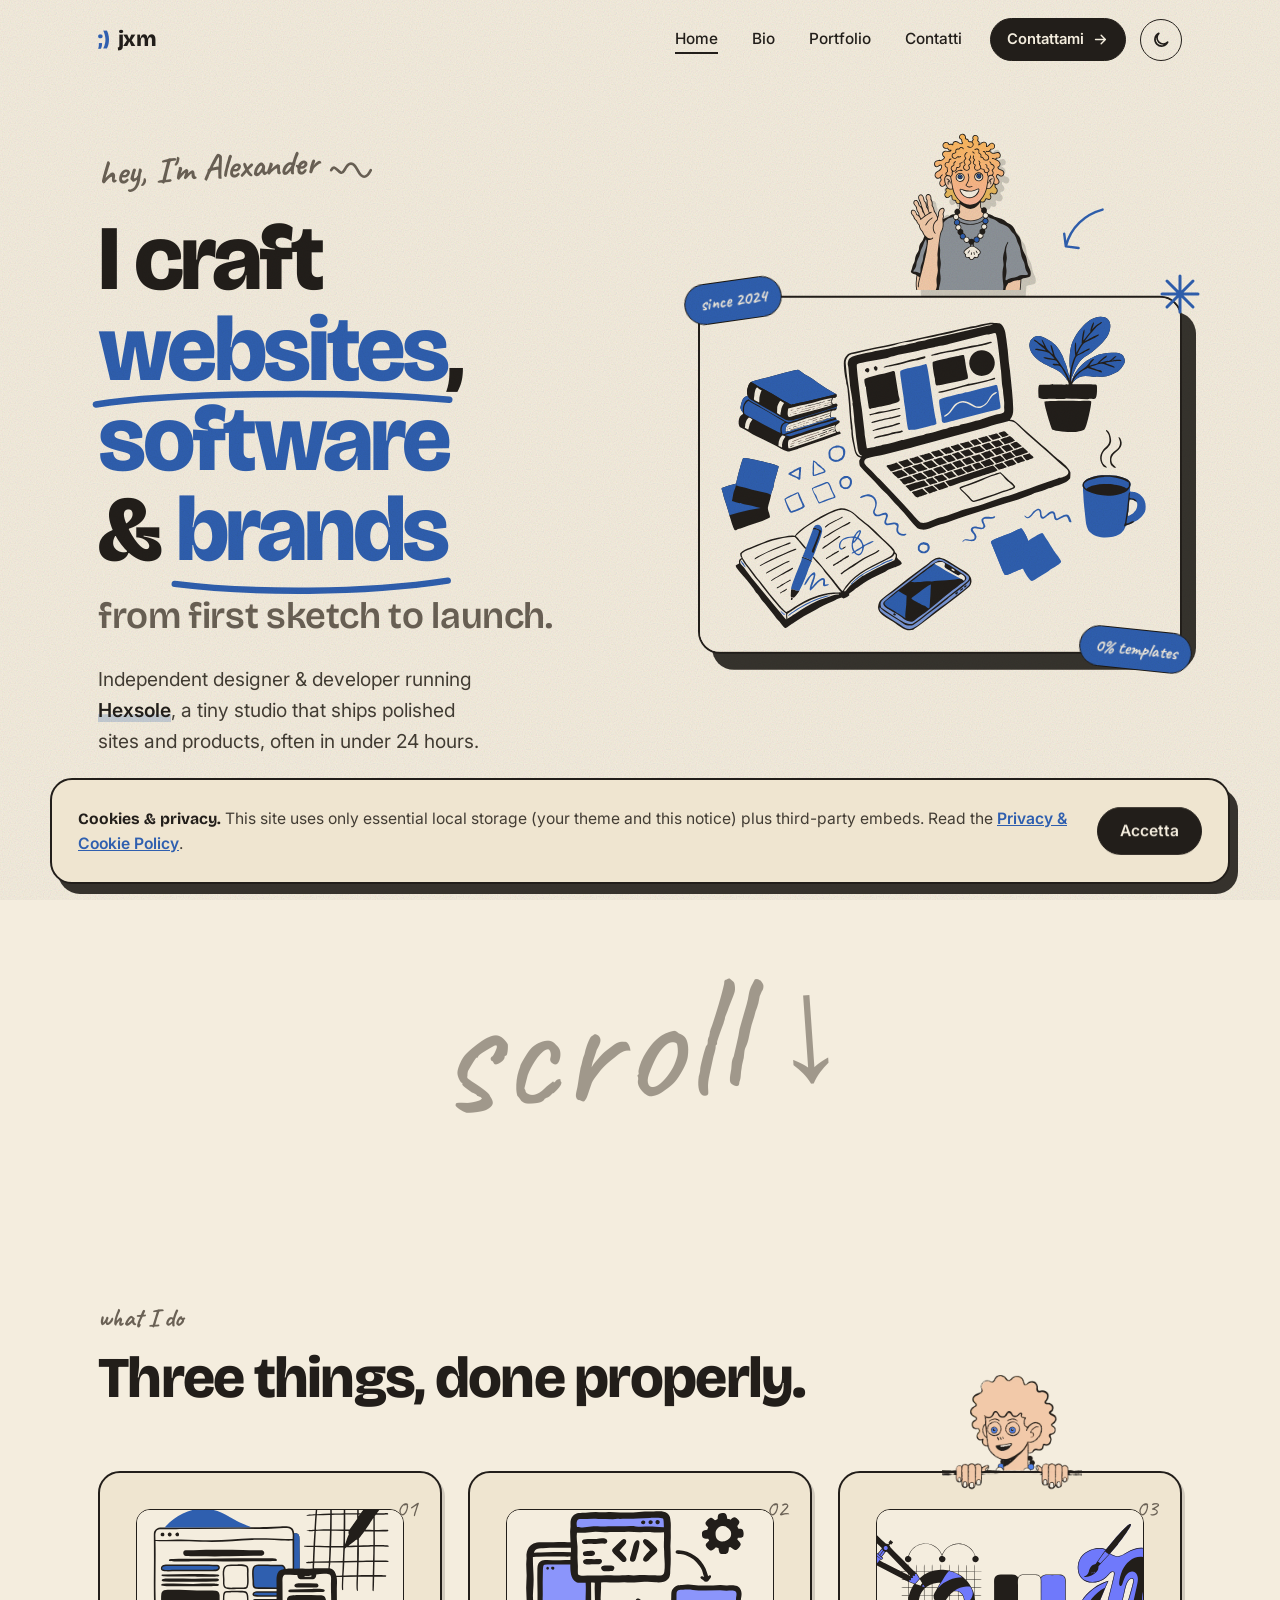
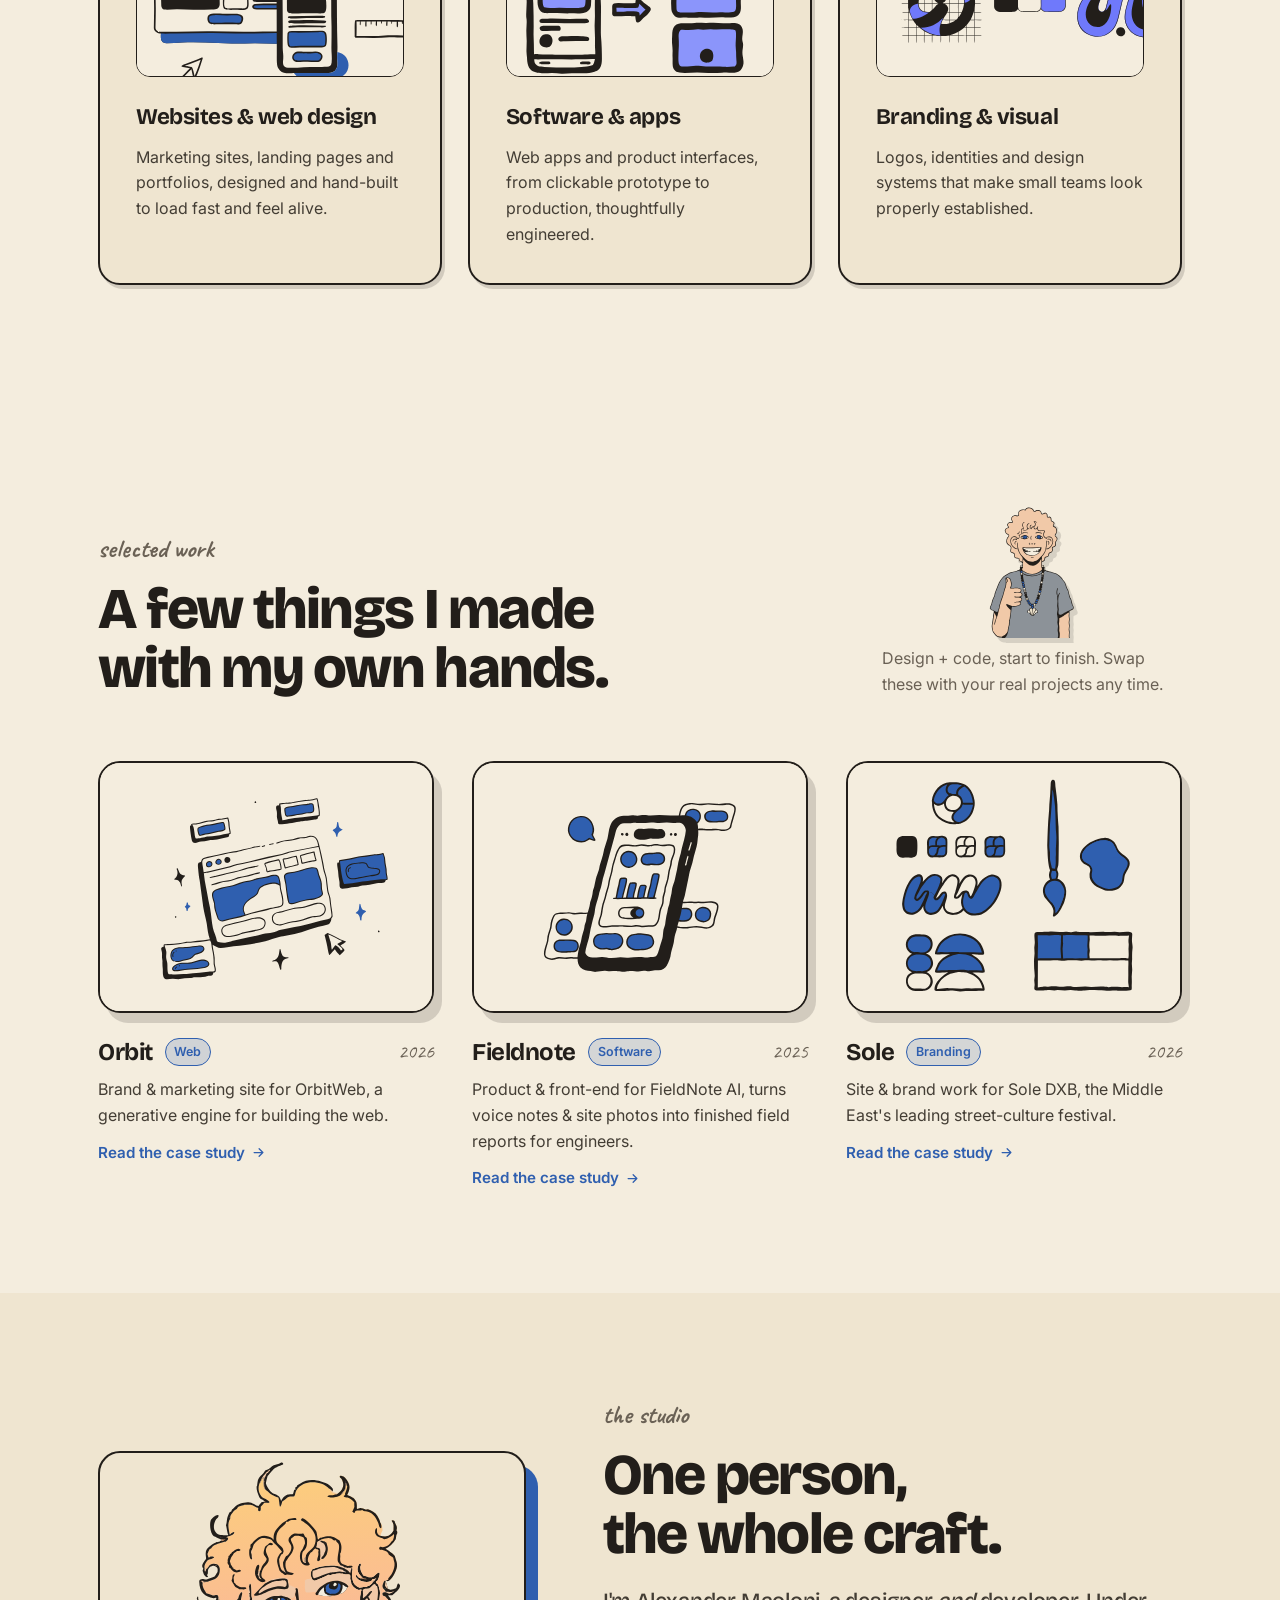
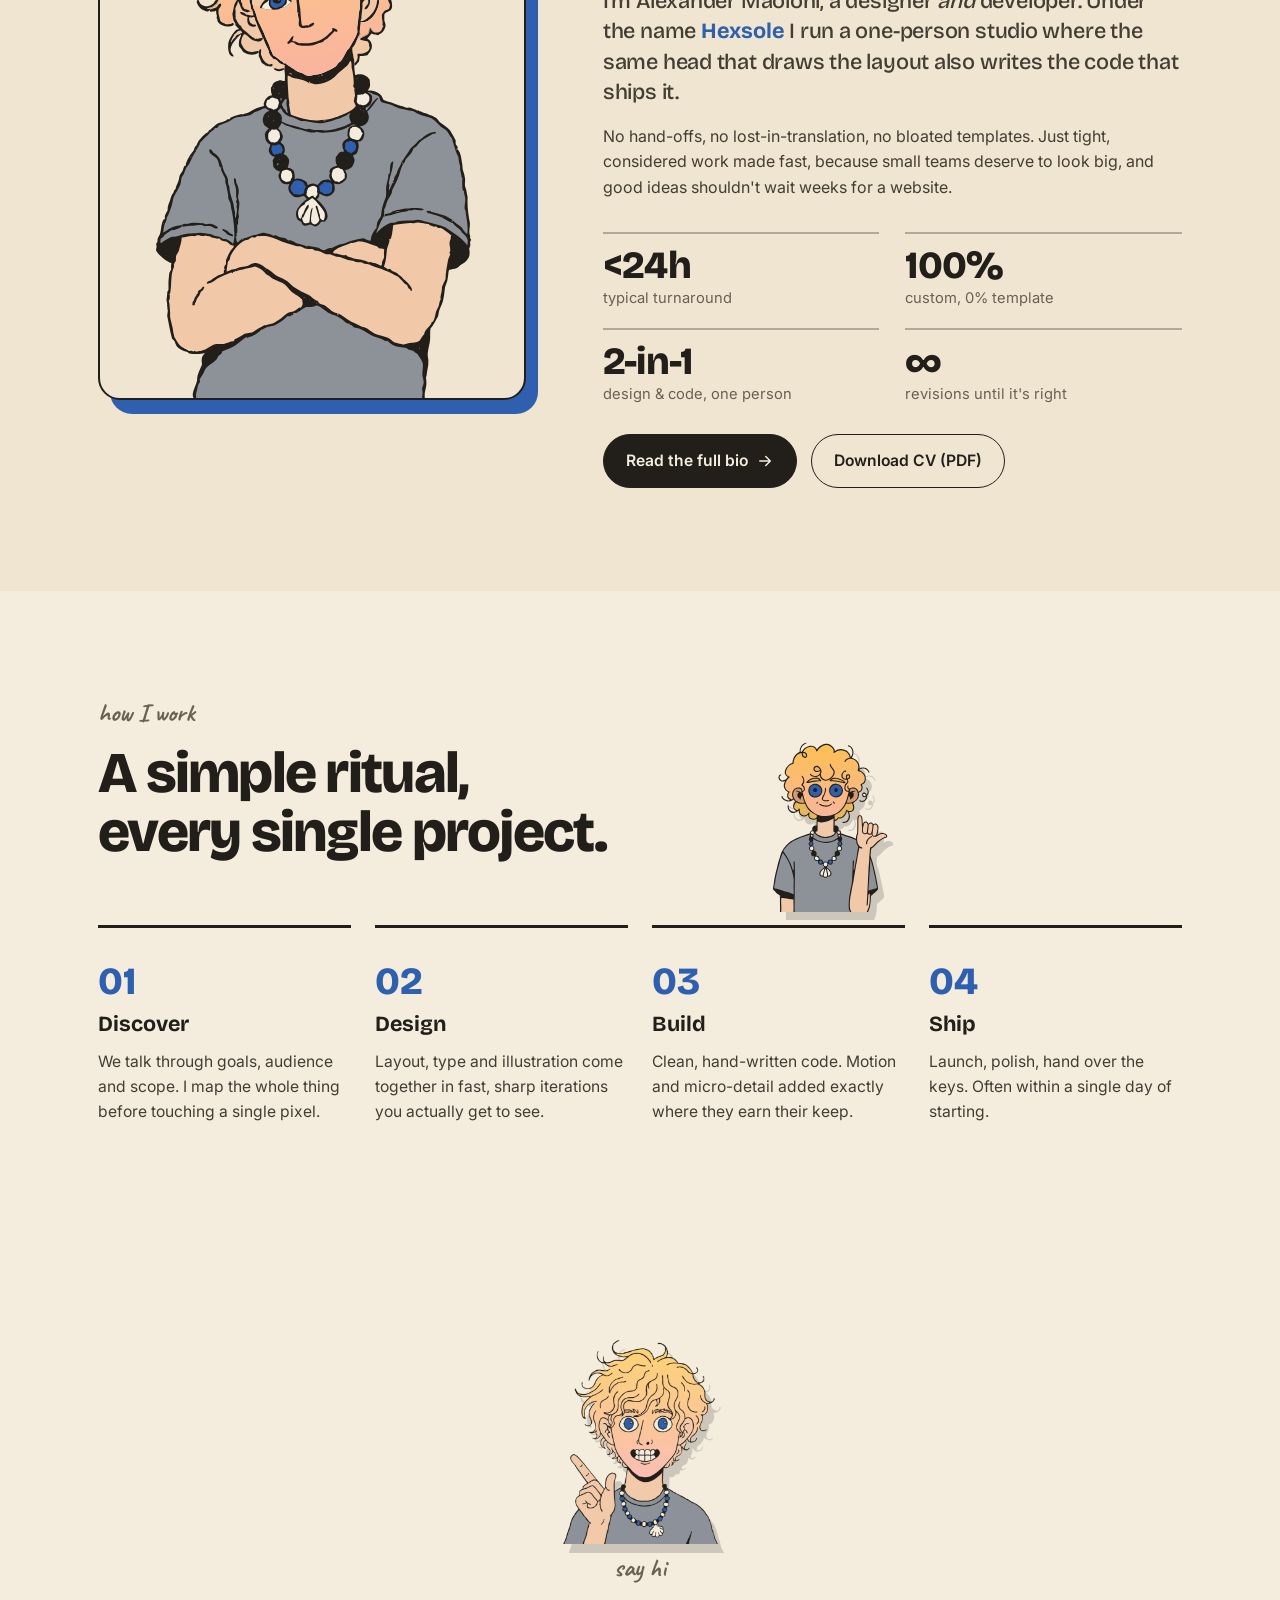
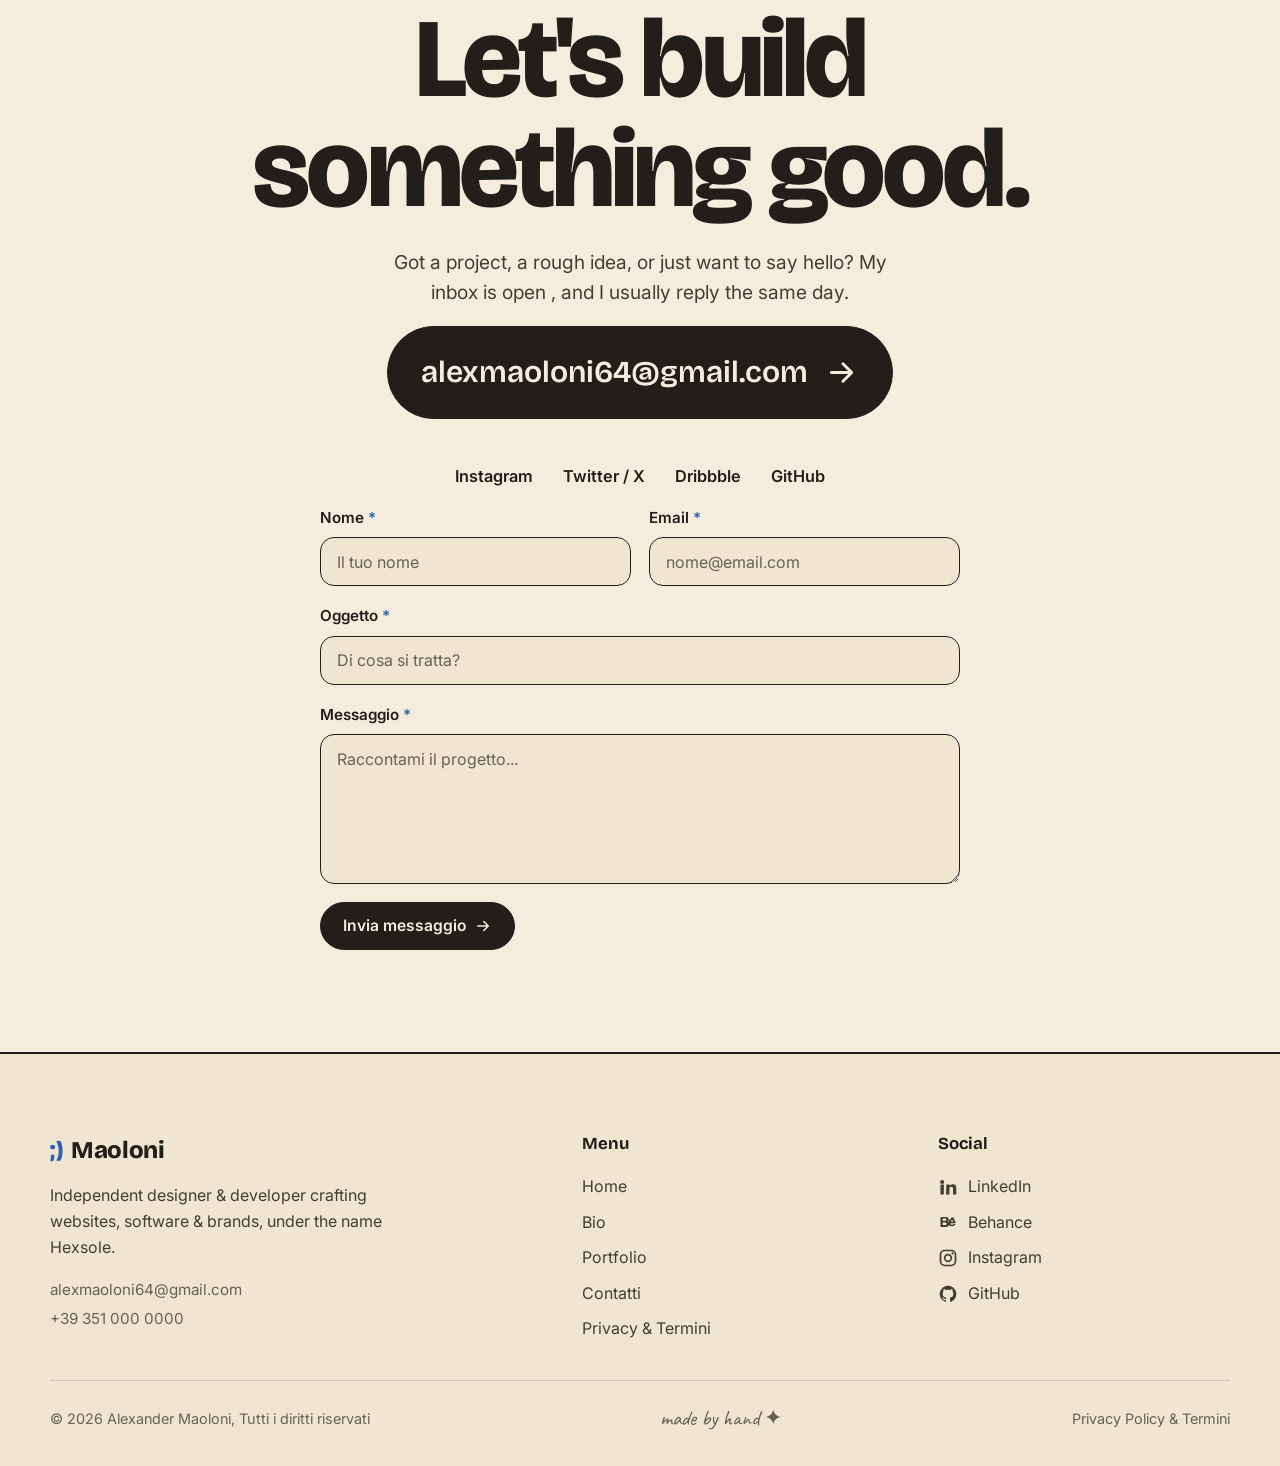
<file: index.html>
<!DOCTYPE html>
<html lang="en">
<head>
  <meta charset="UTF-8" />
  <meta name="viewport" content="width=device-width, initial-scale=1.0" />
  <title>Alexander Maoloni, designer &amp; developer · Hexsole studio</title>
  <meta name="description" content="Alexander Maoloni, independent designer &amp; developer running Hexsole, a tiny studio crafting websites, software and brands. Often shipped in under 24 hours." />
  <meta name="author" content="Alexander Maoloni" />
  <link rel="icon" type="image/png" href="assets/favicon.png" />
  <meta name="theme-color" content="#F4EDDE" />
  <!-- set theme before paint (external file, no inline script) -->
  <script src="theme-init.js"></script>

  <!-- Open Graph -->
  <meta property="og:title" content="Alexander Maoloni, designer &amp; developer" />
  <meta property="og:description" content="Websites, software and brands, handmade by a tiny studio called Hexsole." />
  <meta property="og:type" content="website" />
  <meta property="og:image" content="https://janalexandermaoloni.github.io/maoloni-portfolio/assets/hero.svg" />
  <meta property="og:url" content="https://janalexandermaoloni.github.io/maoloni-portfolio/index.html" />

  <!-- Fonts -->
  <link rel="preconnect" href="https://fonts.googleapis.com" />
  <link rel="preconnect" href="https://fonts.gstatic.com" crossorigin />
  <link href="https://fonts.googleapis.com/css2?family=Bricolage+Grotesque:opsz,wght@12..96,400;12..96,500;12..96,600;12..96,700;12..96,800&family=Caveat:wght@500;600;700&family=Inter:wght@400;500;600&display=swap" rel="stylesheet" />

  <link rel="stylesheet" href="styles.css" />
  <link rel="stylesheet" href="pages.css" />
</head>
<body>
  <!-- paper grain overlay -->
  <div class="grain" aria-hidden="true"></div>

  <!-- scroll progress -->
  <div class="scrollbar" aria-hidden="true"><span id="scroll-progress"></span></div>

  <!-- ================= NAV ================= -->
  <header class="nav" id="nav">
    <div class="nav__inner">
      <a href="index.html" class="brand" aria-label="Alexander Maoloni, home">
        <span class="brand__star" aria-hidden="true">;)</span>
        <span class="brand__name">jxm</span>
      </a>

      <nav class="nav__links" aria-label="Primary">
        <a href="index.html" class="active"><span>Home</span></a>
        <a href="bio.html"><span>Bio</span></a>
        <a href="portfolio.html"><span>Portfolio</span></a>
        <a href="contatti.html"><span>Contatti</span></a>
      </nav>

      <a href="contatti.html" class="btn btn--ink nav__cta">
        Contattami
        <svg viewBox="0 0 24 24" class="arrow" aria-hidden="true"><path d="M5 12h14M13 6l6 6-6 6" fill="none" stroke="currentColor" stroke-width="2" stroke-linecap="round" stroke-linejoin="round"/></svg>
      </a>

      <button class="theme-toggle" id="theme-toggle" aria-label="Switch to light theme" title="Toggle light / dark">
        <svg class="i-sun" viewBox="0 0 24 24" aria-hidden="true"><circle cx="12" cy="12" r="4.4" fill="none" stroke="currentColor" stroke-width="2"/><path d="M12 2v2.6M12 19.4V22M2 12h2.6M19.4 12H22M4.9 4.9l1.9 1.9M17.2 17.2l1.9 1.9M19.1 4.9l-1.9 1.9M6.8 17.2l-1.9 1.9" stroke="currentColor" stroke-width="2" stroke-linecap="round"/></svg>
        <svg class="i-moon" viewBox="0 0 24 24" aria-hidden="true"><path d="M20 14.6A8 8 0 1 1 9.4 4a6.5 6.5 0 0 0 10.6 10.6Z" fill="none" stroke="currentColor" stroke-width="2" stroke-linejoin="round"/></svg>
      </button>

      <button class="nav__burger" id="burger" aria-label="Open menu" aria-expanded="false">
        <span></span><span></span>
      </button>
    </div>
  </header>

  <main id="top">

    <!-- ================= HERO ================= -->
    <section class="hero" id="hero">
      <div class="wrap hero__grid">
        <div class="hero__copy">
          <img class="hero__greet-guy" src="assets/guy-wave.svg" alt="" aria-hidden="true" />
          <p class="kicker reveal" data-reveal>
            <span class="kicker__hand">hey, I'm Alexander</span>
            <svg class="kicker__wave" viewBox="0 0 40 20" aria-hidden="true"><path d="M2 12c4-8 8 8 12 0s8-8 12 0 8 8 12 0" fill="none" stroke="currentColor" stroke-width="2.4" stroke-linecap="round"/></svg>
          </p>

          <h1 class="hero__title">
            <span class="line reveal" data-reveal>I craft</span>
            <span class="line reveal" data-reveal><em class="mark mark--blue">websites<svg class="ul" viewBox="0 0 220 16" preserveAspectRatio="none" aria-hidden="true"><path d="M3 9c40-7 150-9 214-3" fill="none" stroke="currentColor" stroke-width="4" stroke-linecap="round"/></svg></em>,</span>
            <span class="line reveal" data-reveal><em class="mark mark--terra">software</em></span>
            <span class="line reveal" data-reveal>&amp; <em class="mark mark--sage">brands<svg class="ul" viewBox="0 0 180 16" preserveAspectRatio="none" aria-hidden="true"><path d="M3 8c50 6 120 6 174-2" fill="none" stroke="currentColor" stroke-width="4" stroke-linecap="round"/></svg></em></span>
            <span class="line line--muted reveal" data-reveal>from first sketch to launch.</span>
          </h1>

          <p class="hero__sub reveal" data-reveal>
            Independent designer &amp; developer running <strong>Hexsole</strong>, a tiny studio
            that ships polished sites and products, often in under 24&nbsp;hours.
          </p>

          <div class="hero__cta reveal" data-reveal>
            <a href="#work" class="btn btn--ink">
              See selected work
              <svg viewBox="0 0 24 24" class="arrow" aria-hidden="true"><path d="M12 5v14M6 13l6 6 6-6" fill="none" stroke="currentColor" stroke-width="2" stroke-linecap="round" stroke-linejoin="round"/></svg>
            </a>
            <a href="mailto:alexmaoloni64@gmail.com" class="btn btn--ghost">Let's talk</a>
          </div>
        </div>

        <div class="hero__art reveal" data-reveal>
          <div class="hero__art-frame" data-parallax="0.06">
            <img src="assets/hero.svg" alt="Illustration of a cozy creative desk with a laptop, coffee, plant and design tools" width="1024" height="768" />
          </div>
          <span class="sticker sticker--tl">since 2024</span>
          <span class="sticker sticker--br">0% templates</span>
          <svg class="doodle doodle--arrow" viewBox="0 0 80 80" aria-hidden="true"><path d="M8 12c22 6 40 22 46 46M54 58l2-16M54 58l-16 2" fill="none" stroke="currentColor" stroke-width="3" stroke-linecap="round" stroke-linejoin="round"/></svg>
          <svg class="doodle doodle--star" viewBox="0 0 40 40" aria-hidden="true"><path d="M20 2v36M2 20h36M7 7l26 26M33 7L7 33" stroke="currentColor" stroke-width="3" stroke-linecap="round"/></svg>
          <img class="hero__art-guy" src="assets/guy-wave.svg" alt="Illustration of Alexander waving" />
        </div>
      </div>

    </section>

    <!-- ================= SCROLL NOTE (paper annotation, scrolls with page) ================= -->
    <section class="scroll-band" aria-hidden="true">
      <span class="scroll-band__note">scroll <span class="scroll-band__arrow">&#8595;</span></span>
    </section>

    <!-- ================= WHAT I DO ================= -->
    <section class="services section" id="services">
      <div class="wrap">
        <div class="section__head">
          <p class="eyebrow reveal" data-reveal><span class="hand">what I do</span></p>
          <h2 class="section__title reveal" data-reveal>Three things, done properly.</h2>
        </div>

        <div class="services__grid">
          <article class="service reveal" data-reveal>
            <div class="service__no">01</div>
            <div class="service__img"><img src="assets/svc-web.svg" alt="Illustration representing websites and web design" width="1024" height="768" loading="lazy" /></div>
            <h3>Websites &amp; web design</h3>
            <p>Marketing sites, landing pages and portfolios, designed and hand-built to load fast and feel alive.</p>
          </article>

          <article class="service reveal" data-reveal>
            <div class="service__no">02</div>
            <div class="service__img"><img src="assets/svc-soft.svg" alt="Illustration representing software and apps" width="1024" height="768" loading="lazy" /></div>
            <h3>Software &amp; apps</h3>
            <p>Web apps and product interfaces, from clickable prototype to production, thoughtfully engineered.</p>
          </article>

          <article class="service reveal" data-reveal>
            <div class="service__no">03</div>
            <div class="service__img"><img src="assets/svc-brand.svg" alt="Illustration representing branding and visual identity" width="1024" height="768" loading="lazy" /></div>
            <h3>Branding &amp; visual</h3>
            <p>Logos, identities and design systems that make small teams look properly established.</p>
            <img class="service__guy" src="assets/guy-peek.png" alt="" aria-hidden="true" />
          </article>
        </div>
      </div>
    </section>

    <!-- ================= SELECTED WORK ================= -->
    <section class="work section" id="work">
      <div class="wrap">
        <div class="section__head section__head--row">
          <div>
            <p class="eyebrow reveal" data-reveal><span class="hand">selected work</span></p>
            <h2 class="section__title reveal" data-reveal>A few things I&nbsp;made<br/>with my own hands.</h2>
          </div>
          <div class="section__note-wrap reveal" data-reveal>
            <img class="work-guy" src="assets/guy-thumbs.svg" alt="Illustration of Alexander giving a thumbs up" width="819" height="1024" />
            <p class="section__note">Design + code, start to finish. Swap these with your real projects any time.</p>
          </div>
        </div>

        <div class="work__list">
          <article class="project reveal" data-reveal>
            <a class="project__media" href="https://www.orbitweb.net" target="_blank" rel="noopener" aria-label="Orbit, OrbitWeb, the generative web engine">
              <img src="assets/work-web.svg" alt="Illustration of a colorful browser window and website layout" width="1024" height="768" />
              <span class="project__view">View <svg viewBox="0 0 24 24" aria-hidden="true"><path d="M7 17L17 7M9 7h8v8" fill="none" stroke="currentColor" stroke-width="2" stroke-linecap="round" stroke-linejoin="round"/></svg></span>
            </a>
            <div class="project__meta">
              <h3 class="project__name">Orbit</h3>
              <span class="project__tag tag--blue">Web</span>
              <span class="project__year">2026</span>
            </div>
            <p class="project__desc">Brand &amp; marketing site for OrbitWeb, a generative engine for building the web.</p>
            <a class="project__case" href="lavoro-1.html">Read the case study <svg viewBox="0 0 24 24" aria-hidden="true"><path d="M5 12h14M13 6l6 6-6 6" fill="none" stroke="currentColor" stroke-width="2" stroke-linecap="round" stroke-linejoin="round"/></svg></a>
          </article>

          <article class="project project--offset reveal" data-reveal>
            <a class="project__media" href="https://www.fieldsnotesai.com" target="_blank" rel="noopener" aria-label="FieldNote AI, intelligent field reporting">
              <img src="assets/work-app.svg" alt="Illustration of a smartphone showing a clean app interface" width="1024" height="768" />
              <span class="project__view">View <svg viewBox="0 0 24 24" aria-hidden="true"><path d="M7 17L17 7M9 7h8v8" fill="none" stroke="currentColor" stroke-width="2" stroke-linecap="round" stroke-linejoin="round"/></svg></span>
            </a>
            <div class="project__meta">
              <h3 class="project__name">Fieldnote</h3>
              <span class="project__tag tag--terra">Software</span>
              <span class="project__year">2025</span>
            </div>
            <p class="project__desc">Product &amp; front-end for FieldNote AI, turns voice notes &amp; site photos into finished field reports for engineers.</p>
            <a class="project__case" href="lavoro-2.html">Read the case study <svg viewBox="0 0 24 24" aria-hidden="true"><path d="M5 12h14M13 6l6 6-6 6" fill="none" stroke="currentColor" stroke-width="2" stroke-linecap="round" stroke-linejoin="round"/></svg></a>
          </article>

          <article class="project reveal" data-reveal>
            <a class="project__media" href="https://sole.digital" target="_blank" rel="noopener" aria-label="Sole, Sole DXB culture festival">
              <img src="assets/work-brand.svg" alt="Illustration of a brand identity board with logo, swatches and tools" width="1024" height="768" />
              <span class="project__view">View <svg viewBox="0 0 24 24" aria-hidden="true"><path d="M7 17L17 7M9 7h8v8" fill="none" stroke="currentColor" stroke-width="2" stroke-linecap="round" stroke-linejoin="round"/></svg></span>
            </a>
            <div class="project__meta">
              <h3 class="project__name">Sole</h3>
              <span class="project__tag tag--sage">Branding</span>
              <span class="project__year">2026</span>
            </div>
            <p class="project__desc">Site &amp; brand work for Sole DXB, the Middle East's leading street-culture festival.</p>
            <a class="project__case" href="lavoro-3.html">Read the case study <svg viewBox="0 0 24 24" aria-hidden="true"><path d="M5 12h14M13 6l6 6-6 6" fill="none" stroke="currentColor" stroke-width="2" stroke-linecap="round" stroke-linejoin="round"/></svg></a>
          </article>
        </div>
      </div>
    </section>

    <!-- ================= STUDIO / ABOUT ================= -->
    <section class="about section" id="studio">
      <div class="wrap about__grid">
        <div class="about__art reveal" data-reveal>
          <div class="about__art-frame" data-parallax="0.05">
            <img src="assets/guy-arms.svg" alt="Flat illustrated portrait of Alexander Maoloni" width="819" height="1024" />
          </div>
        </div>

        <div class="about__copy">
          <p class="eyebrow reveal" data-reveal><span class="hand">the studio</span></p>
          <h2 class="section__title reveal" data-reveal>One person,<br/>the whole craft.</h2>
          <p class="about__lead reveal" data-reveal>
            I'm Alexander Maoloni, a designer <em>and</em> developer. Under the name
            <strong>Hexsole</strong> I run a one-person studio where the same head that
            draws the layout also writes the code that ships it.
          </p>
          <p class="reveal" data-reveal>
            No hand-offs, no lost-in-translation, no bloated templates. Just tight,
            considered work made fast, because small teams deserve to look big, and
            good ideas shouldn't wait weeks for a website.
          </p>
          <ul class="facts reveal" data-reveal>
            <li><strong>&lt;24h</strong><span>typical turnaround</span></li>
            <li><strong>100%</strong><span>custom, 0% template</span></li>
            <li><strong>2-in-1</strong><span>design &amp; code, one person</span></li>
            <li><strong>∞</strong><span>revisions until it's right</span></li>
          </ul>
          <div class="hero__cta reveal mt-lg" data-reveal>
            <a href="bio.html" class="btn btn--ink">
              Read the full bio
              <svg viewBox="0 0 24 24" class="arrow" aria-hidden="true"><path d="M5 12h14M13 6l6 6-6 6" fill="none" stroke="currentColor" stroke-width="2" stroke-linecap="round" stroke-linejoin="round"/></svg>
            </a>
            <a href="cv.pdf" download class="btn btn--ghost">Download CV (PDF)</a>
          </div>
        </div>
      </div>
    </section>

    <!-- ================= PROCESS ================= -->
    <section class="process section" id="process">
      <img class="peeker peeker--process" src="assets/guy-shaka.svg" alt="" aria-hidden="true" />
      <div class="wrap">
        <div class="section__head">
          <p class="eyebrow reveal" data-reveal><span class="hand">how I work</span></p>
          <h2 class="section__title reveal" data-reveal>A simple ritual,<br/>every single project.</h2>
        </div>

        <ol class="steps">
          <li class="step reveal" data-reveal>
            <span class="step__no">01</span>
            <h3>Discover</h3>
            <p>We talk through goals, audience and scope. I map the whole thing before touching a single pixel.</p>
          </li>
          <li class="step reveal" data-reveal>
            <span class="step__no">02</span>
            <h3>Design</h3>
            <p>Layout, type and illustration come together in fast, sharp iterations you actually get to see.</p>
          </li>
          <li class="step reveal" data-reveal>
            <span class="step__no">03</span>
            <h3>Build</h3>
            <p>Clean, hand-written code. Motion and micro-detail added exactly where they earn their keep.</p>
          </li>
          <li class="step reveal" data-reveal>
            <span class="step__no">04</span>
            <h3>Ship</h3>
            <p>Launch, polish, hand over the keys. Often within a single day of starting.</p>
          </li>
        </ol>
      </div>
    </section>

    <!-- ================= CONTACT ================= -->
    <section class="contact section" id="contact">
      <div class="wrap contact__inner">
        <img class="contact__avatar reveal" data-reveal src="assets/guy-point.png" alt="Flat illustration of Alexander pointing" width="220" height="275" />
        <p class="eyebrow eyebrow--center reveal" data-reveal><span class="hand">say hi</span></p>
        <h2 class="contact__title reveal" data-reveal>Let's build<br/>something good.</h2>
        <p class="contact__sub reveal" data-reveal>
          Got a project, a rough idea, or just want to say hello? My inbox is open ,
          and I usually reply the same day.
        </p>
        <a href="mailto:alexmaoloni64@gmail.com" class="btn btn--big reveal" data-reveal>
          alexmaoloni64@gmail.com
          <svg viewBox="0 0 24 24" class="arrow" aria-hidden="true"><path d="M5 12h14M13 6l6 6-6 6" fill="none" stroke="currentColor" stroke-width="2" stroke-linecap="round" stroke-linejoin="round"/></svg>
        </a>

        <ul class="socials reveal" data-reveal>
          <li><a href="https://www.instagram.com/" target="_blank" rel="noopener">Instagram</a></li>
          <li><a href="https://x.com/" target="_blank" rel="noopener">Twitter / X</a></li>
          <li><a href="https://dribbble.com/" target="_blank" rel="noopener">Dribbble</a></li>
          <li><a href="https://github.com/" target="_blank" rel="noopener">GitHub</a></li>
        </ul>

        <!-- quick contact form -->
        <form class="form reveal" data-reveal data-contact-form novalidate>
          <div class="form__row">
            <div class="form__field">
              <label for="h-nome">Nome <span class="req" aria-hidden="true">*</span></label>
              <input type="text" id="h-nome" name="nome" autocomplete="name" required placeholder="Il tuo nome" />
            </div>
            <div class="form__field">
              <label for="h-email">Email <span class="req" aria-hidden="true">*</span></label>
              <input type="email" id="h-email" name="email" autocomplete="email" required placeholder="nome@email.com" />
            </div>
          </div>
          <div class="form__field">
            <label for="h-oggetto">Oggetto <span class="req" aria-hidden="true">*</span></label>
            <input type="text" id="h-oggetto" name="oggetto" required placeholder="Di cosa si tratta?" />
          </div>
          <div class="form__field">
            <label for="h-messaggio">Messaggio <span class="req" aria-hidden="true">*</span></label>
            <textarea id="h-messaggio" name="messaggio" required placeholder="Raccontami il progetto..."></textarea>
          </div>
          <button type="submit" class="btn btn--ink">
            Invia messaggio
            <svg viewBox="0 0 24 24" class="arrow" aria-hidden="true"><path d="M5 12h14M13 6l6 6-6 6" fill="none" stroke="currentColor" stroke-width="2" stroke-linecap="round" stroke-linejoin="round"/></svg>
          </button>
          <p class="form__success" hidden>Grazie! Il tuo messaggio è stato inviato, ti rispondo il prima possibile. ✦</p>
        </form>
      </div>
    </section>
  </main>

  <!-- ================= FOOTER (shared) ================= -->
  <footer class="site-footer">
    <div class="wrap site-footer__grid">
      <div class="site-footer__brand">
        <span class="brand"><span class="brand__star" aria-hidden="true">;)</span> Maoloni</span>
        <p class="site-footer__tag">Independent designer &amp; developer crafting websites, software &amp; brands, under the name Hexsole.</p>
        <p class="site-footer__contact"><a href="mailto:alexmaoloni64@gmail.com">alexmaoloni64@gmail.com</a><br/><a href="tel:+393510000000">+39 351 000 0000</a></p>
      </div>
      <div>
        <h4>Menu</h4>
        <nav class="site-footer__nav" aria-label="Footer navigation">
          <a href="index.html">Home</a>
          <a href="bio.html">Bio</a>
          <a href="portfolio.html">Portfolio</a>
          <a href="contatti.html">Contatti</a>
          <a href="privacy.html">Privacy &amp; Termini</a>
        </nav>
      </div>
      <div>
        <h4>Social</h4>
        <div class="site-footer__social">
          <a href="https://www.linkedin.com/" target="_blank" rel="noopener"><svg viewBox="0 0 24 24" aria-hidden="true"><path d="M4.98 3.5A2.5 2.5 0 1 0 5 8.5a2.5 2.5 0 0 0 0-5ZM3 9h4v12H3zM10 9h3.8v1.7h.05c.53-1 1.83-2.05 3.77-2.05C21.4 8.65 22 11 22 14.1V21h-4v-6.1c0-1.45-.03-3.3-2-3.3-2 0-2.3 1.57-2.3 3.2V21h-4z" fill="currentColor"/></svg> LinkedIn</a>
          <a href="https://www.behance.net/" target="_blank" rel="noopener"><svg viewBox="0 0 24 24" aria-hidden="true"><path d="M9 6H3v12h6.3c2.4 0 4.2-1.2 4.2-3.5 0-1.6-.9-2.6-2.2-3 .9-.4 1.6-1.3 1.6-2.6C12.9 6.9 11.2 6 9 6Zm-.4 9.7H5.6v-3h3c1 0 1.7.5 1.7 1.5s-.7 1.5-1.7 1.5Zm-.2-5.1H5.6V7.9h2.7c.9 0 1.5.4 1.5 1.3s-.6 1.4-1.4 1.4ZM21 12.6c0-2.6-1.5-4.6-4.2-4.6-2.6 0-4.4 2-4.4 4.6 0 2.7 1.7 4.5 4.5 4.5 2.1 0 3.6-1 4-2.6h-2.1c-.3.6-.9.9-1.8.9-1.1 0-1.9-.7-2-1.9H21zM15 11.5c.2-1 .9-1.7 1.9-1.7s1.6.7 1.7 1.7zM15.5 6.5h4V8h-4z" fill="currentColor"/></svg> Behance</a>
          <a href="https://www.instagram.com/" target="_blank" rel="noopener"><svg viewBox="0 0 24 24" aria-hidden="true"><rect x="3" y="3" width="18" height="18" rx="5" fill="none" stroke="currentColor" stroke-width="2"/><circle cx="12" cy="12" r="4" fill="none" stroke="currentColor" stroke-width="2"/><circle cx="17.5" cy="6.5" r="1.3" fill="currentColor"/></svg> Instagram</a>
          <a href="https://github.com/" target="_blank" rel="noopener"><svg viewBox="0 0 24 24" aria-hidden="true"><path d="M12 2a10 10 0 0 0-3.16 19.49c.5.09.68-.22.68-.48v-1.7c-2.78.6-3.37-1.34-3.37-1.34-.45-1.16-1.1-1.47-1.1-1.47-.9-.62.07-.6.07-.6 1 .07 1.53 1.03 1.53 1.03.9 1.53 2.34 1.09 2.91.83.09-.65.35-1.09.63-1.34-2.22-.25-4.55-1.11-4.55-4.94 0-1.09.39-1.98 1.03-2.68-.1-.25-.45-1.27.1-2.65 0 0 .84-.27 2.75 1.02a9.5 9.5 0 0 1 5 0c1.91-1.29 2.75-1.02 2.75-1.02.55 1.38.2 2.4.1 2.65.64.7 1.03 1.59 1.03 2.68 0 3.84-2.34 4.68-4.57 4.93.36.31.68.92.68 1.85v2.74c0 .27.18.58.69.48A10 10 0 0 0 12 2Z" fill="currentColor"/></svg> GitHub</a>
        </div>
      </div>
    </div>
    <div class="wrap site-footer__bottom">
      <span>© 2026 Alexander Maoloni, Tutti i diritti riservati</span>
      <span class="site-footer__hand">made by hand ✦</span>
      <a href="privacy.html">Privacy Policy &amp; Termini</a>
    </div>
  </footer>

  <!-- cookie banner, first visit, home only, saved in localStorage -->
  <div class="cookie" id="cookie-banner" role="dialog" aria-live="polite" aria-label="Cookie notice">
    <div class="cookie__inner">
      <p class="cookie__text"><strong>Cookies &amp; privacy.</strong> This site uses only essential local storage (your theme and this notice) plus third-party embeds. Read the <a href="privacy.html">Privacy &amp; Cookie Policy</a>.</p>
      <div class="cookie__actions">
        <button class="btn btn--ink" id="accept-cookies" type="button">Accetta</button>
      </div>
    </div>
  </div>

  <script src="script.js"></script>
  <script src="features.js"></script>
</body>
</html>
</file>
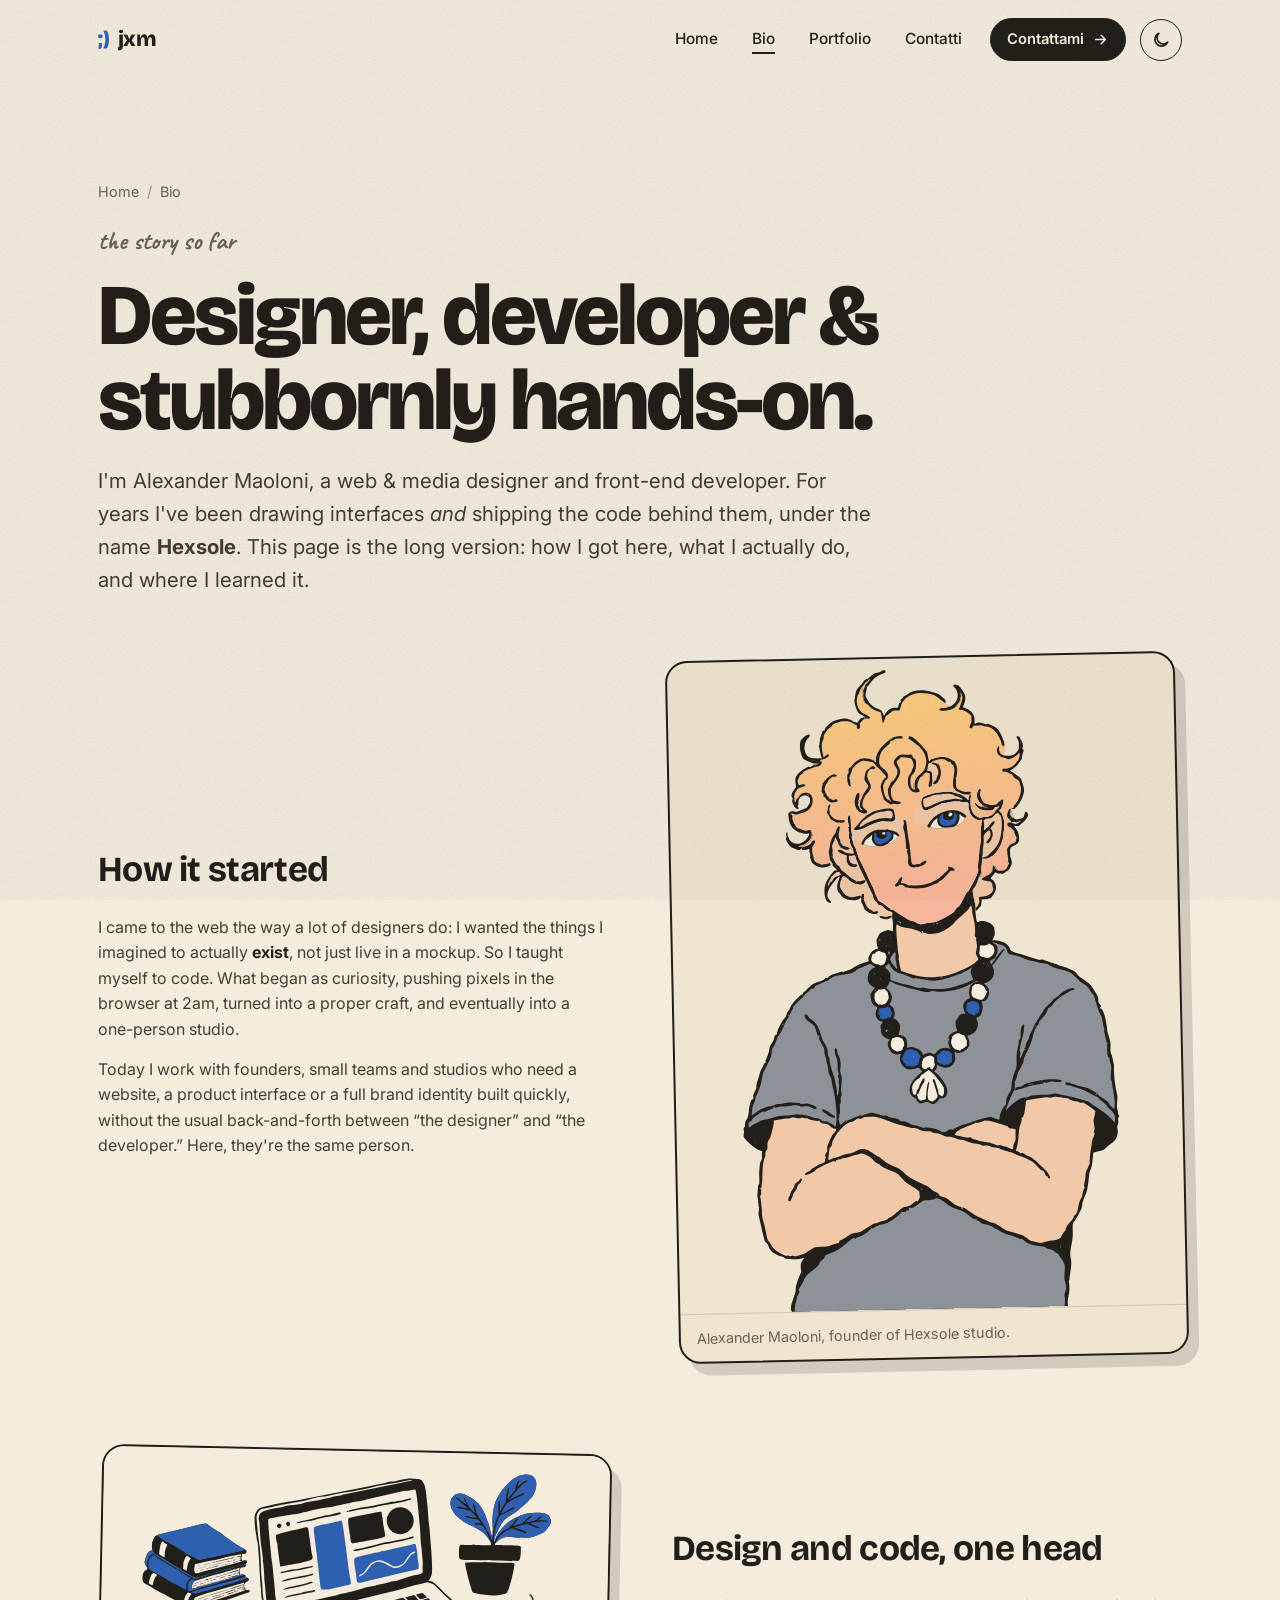
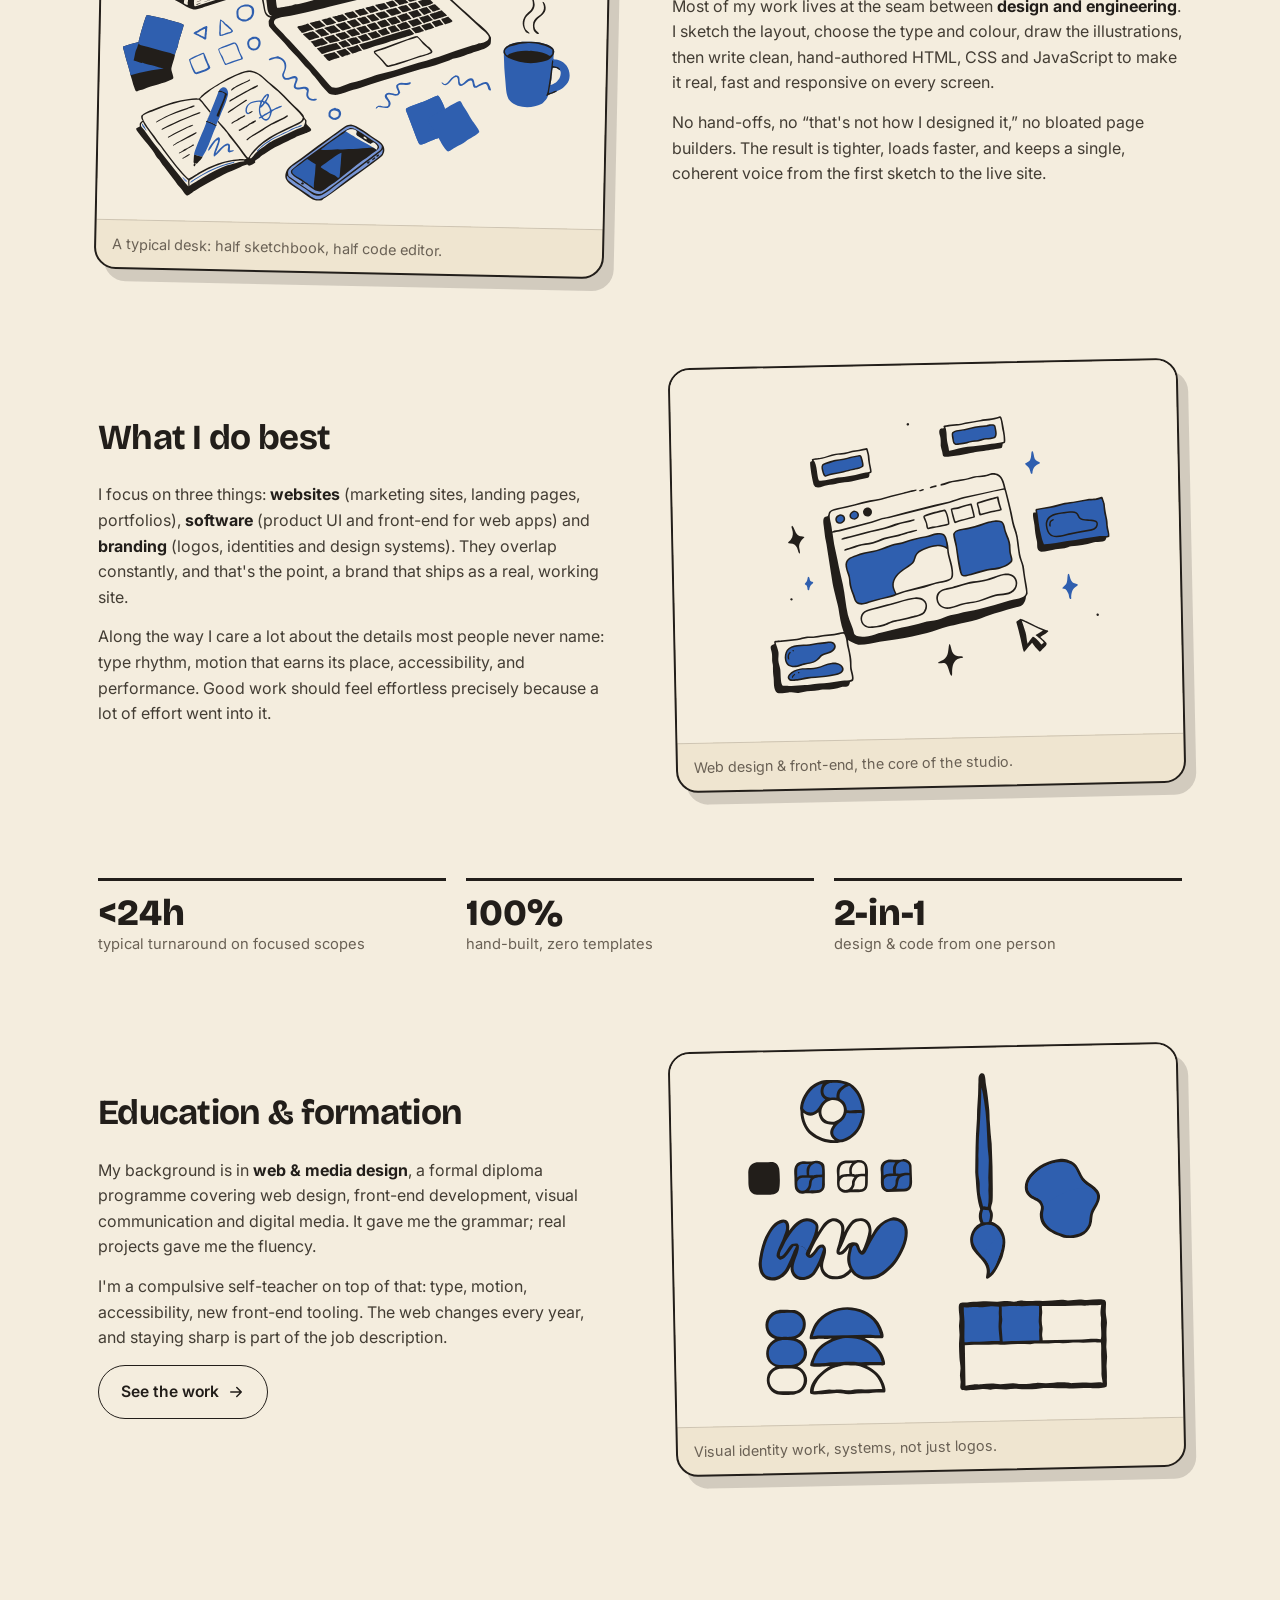
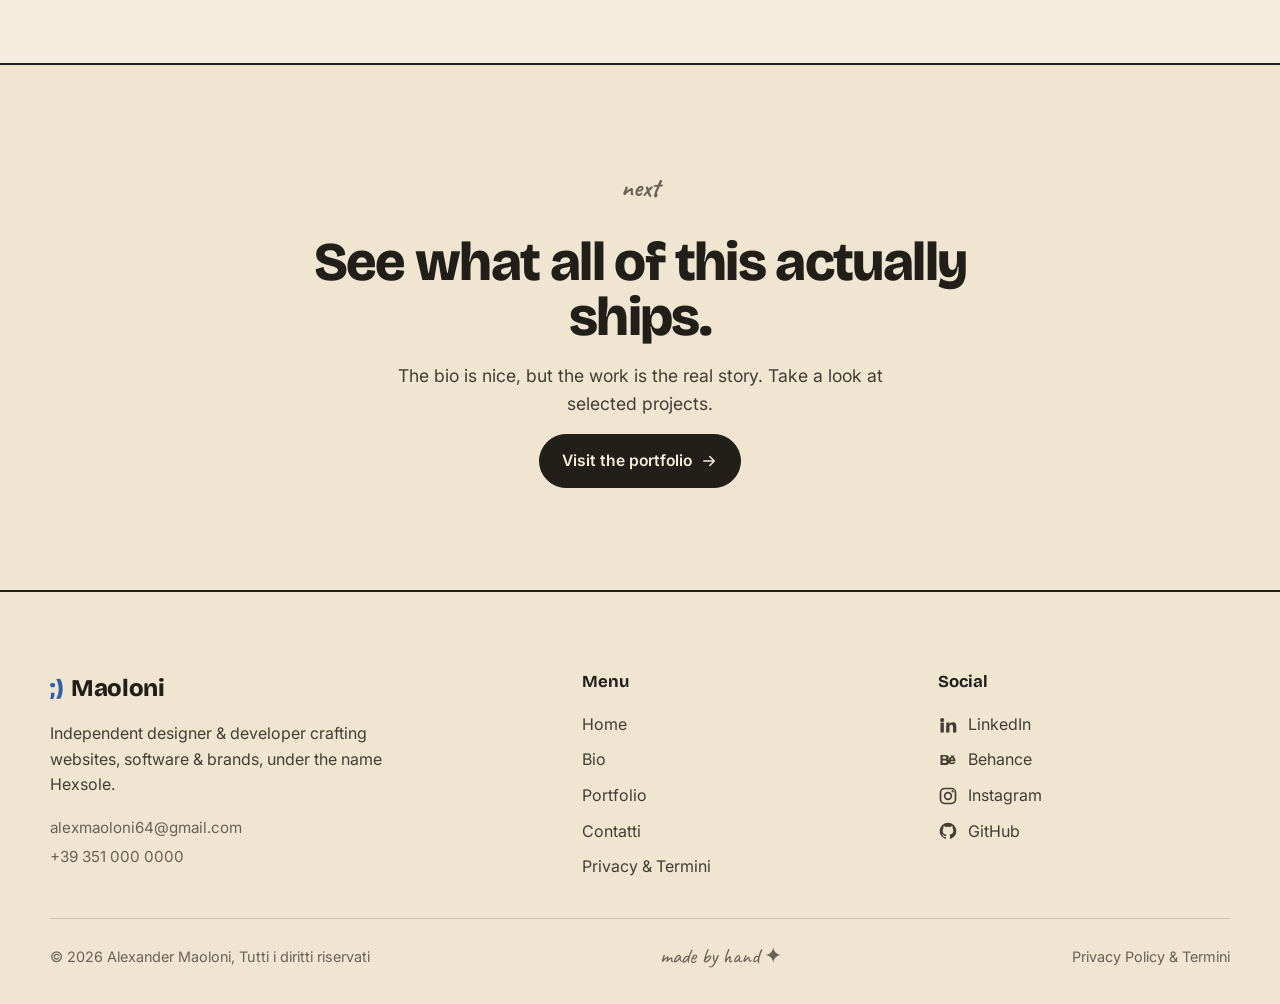
<file: bio.html>
<!DOCTYPE html>
<html lang="en">
<head>
  <meta charset="UTF-8" />
  <meta name="viewport" content="width=device-width, initial-scale=1.0" />
  <title>Bio, Alexander Maoloni, designer &amp; developer</title>
  <meta name="description" content="The story, skills and academic background of Alexander Maoloni, an independent web &amp; media designer and front-end developer running the Hexsole studio." />
  <meta name="author" content="Alexander Maoloni" />
  <link rel="icon" type="image/png" href="assets/favicon.png" />
  <meta name="theme-color" content="#F4EDDE" />
  <script src="theme-init.js"></script>

  <meta property="og:title" content="Bio, Alexander Maoloni, designer &amp; developer" />
  <meta property="og:description" content="The story, skills and academic background of a web &amp; media designer who also writes the code that ships." />
  <meta property="og:type" content="profile" />
  <meta property="og:image" content="https://janalexandermaoloni.github.io/maoloni-portfolio/assets/guy-arms.svg" />
  <meta property="og:url" content="https://janalexandermaoloni.github.io/maoloni-portfolio/bio.html" />

  <link rel="preconnect" href="https://fonts.googleapis.com" />
  <link rel="preconnect" href="https://fonts.gstatic.com" crossorigin />
  <link href="https://fonts.googleapis.com/css2?family=Bricolage+Grotesque:opsz,wght@12..96,400;12..96,500;12..96,600;12..96,700;12..96,800&family=Caveat:wght@500;600;700&family=Inter:wght@400;500;600&display=swap" rel="stylesheet" />
  <link rel="stylesheet" href="styles.css" />
  <link rel="stylesheet" href="pages.css" />
</head>
<body>
  <div class="grain" aria-hidden="true"></div>
  <div class="scrollbar" aria-hidden="true"><span id="scroll-progress"></span></div>

  <!-- ================= HEADER (shared) ================= -->
  <header class="nav" id="nav">
    <div class="nav__inner">
      <a href="index.html" class="brand" aria-label="Alexander Maoloni, home">
        <span class="brand__star" aria-hidden="true">;)</span>
        <span class="brand__name">jxm</span>
      </a>
      <nav class="nav__links" aria-label="Primary">
        <a href="index.html"><span>Home</span></a>
        <a href="bio.html" class="active"><span>Bio</span></a>
        <a href="portfolio.html"><span>Portfolio</span></a>
        <a href="contatti.html"><span>Contatti</span></a>
      </nav>
      <a href="contatti.html" class="btn btn--ink nav__cta">
        Contattami
        <svg viewBox="0 0 24 24" class="arrow" aria-hidden="true"><path d="M5 12h14M13 6l6 6-6 6" fill="none" stroke="currentColor" stroke-width="2" stroke-linecap="round" stroke-linejoin="round"/></svg>
      </a>
      <button class="theme-toggle" id="theme-toggle" aria-label="Switch to light theme" title="Toggle light / dark">
        <svg class="i-sun" viewBox="0 0 24 24" aria-hidden="true"><circle cx="12" cy="12" r="4.4" fill="none" stroke="currentColor" stroke-width="2"/><path d="M12 2v2.6M12 19.4V22M2 12h2.6M19.4 12H22M4.9 4.9l1.9 1.9M17.2 17.2l1.9 1.9M19.1 4.9l-1.9 1.9M6.8 17.2l-1.9 1.9" stroke="currentColor" stroke-width="2" stroke-linecap="round"/></svg>
        <svg class="i-moon" viewBox="0 0 24 24" aria-hidden="true"><path d="M20 14.6A8 8 0 1 1 9.4 4a6.5 6.5 0 0 0 10.6 10.6Z" fill="none" stroke="currentColor" stroke-width="2" stroke-linejoin="round"/></svg>
      </button>
      <button class="nav__burger" id="burger" aria-label="Open menu" aria-expanded="false"><span></span><span></span></button>
    </div>
  </header>

  <main>
    <!-- ================= PAGE HERO ================= -->
    <section class="page-hero">
      <div class="wrap">
        <nav class="breadcrumb reveal" data-reveal aria-label="Breadcrumb">
          <a href="index.html">Home</a><span>/</span>Bio
        </nav>
        <p class="page-hero__kicker reveal" data-reveal><span class="hand">the story so far</span></p>
        <h1 class="page-hero__title reveal" data-reveal>Designer, developer &amp;<br/>stubbornly hands-on.</h1>
        <p class="page-hero__lead reveal" data-reveal>
          I'm Alexander Maoloni, a web &amp; media designer and front-end developer. For years I've been
          drawing interfaces <em>and</em> shipping the code behind them, under the name <strong>Hexsole</strong>.
          This page is the long version: how I got here, what I actually do, and where I learned it.
        </p>
      </div>
    </section>

    <!-- ================= STORY (alternating rows) ================= -->
    <section class="section">
      <div class="wrap">

        <article class="bio-row reveal" data-reveal>
          <div class="bio-row__body">
            <h2>How it started</h2>
            <p>I came to the web the way a lot of designers do: I wanted the things I imagined to actually
              <strong>exist</strong>, not just live in a mockup. So I taught myself to code. What began as
              curiosity, pushing pixels in the browser at 2am, turned into a proper craft, and eventually
              into a one-person studio.</p>
            <p>Today I work with founders, small teams and studios who need a website, a product interface or a
              full brand identity built quickly, without the usual back-and-forth between “the designer” and
              “the developer.” Here, they're the same person.</p>
          </div>
          <div class="bio-row__media">
            <figure class="bio-figure">
              <img data-lightbox src="assets/guy-arms.svg" alt="Flat illustrated portrait of Alexander Maoloni with arms crossed" width="819" height="1024" loading="lazy" />
              <figcaption>Alexander Maoloni, founder of Hexsole studio.</figcaption>
            </figure>
          </div>
        </article>

        <article class="bio-row reveal" data-reveal>
          <div class="bio-row__body">
            <h2>Design and code, one head</h2>
            <p>Most of my work lives at the seam between <strong>design and engineering</strong>. I sketch the
              layout, choose the type and colour, draw the illustrations, then write clean, hand-authored
              HTML, CSS and JavaScript to make it real, fast and responsive on every screen.</p>
            <p>No hand-offs, no “that's not how I designed it,” no bloated page builders. The result is tighter,
              loads faster, and keeps a single, coherent voice from the first sketch to the live site.</p>
          </div>
          <div class="bio-row__media">
            <figure class="bio-figure">
              <img data-lightbox src="assets/hero.svg" alt="Illustration of a creative desk with a laptop, notebook, coffee and design tools" width="1024" height="768" loading="lazy" />
              <figcaption>A typical desk: half sketchbook, half code editor.</figcaption>
            </figure>
          </div>
        </article>

        <article class="bio-row reveal" data-reveal>
          <div class="bio-row__body">
            <h2>What I do best</h2>
            <p>I focus on three things: <strong>websites</strong> (marketing sites, landing pages, portfolios),
              <strong>software</strong> (product UI and front-end for web apps) and <strong>branding</strong>
              (logos, identities and design systems). They overlap constantly, and that's the point, a brand
              that ships as a real, working site.</p>
            <p>Along the way I care a lot about the details most people never name: type rhythm, motion that
              earns its place, accessibility, and performance. Good work should feel effortless precisely
              because a lot of effort went into it.</p>
          </div>
          <div class="bio-row__media">
            <figure class="bio-figure">
              <img data-lightbox src="assets/work-web.svg" alt="Illustration of a browser window with a colourful website layout" width="1024" height="768" loading="lazy" />
              <figcaption>Web design &amp; front-end, the core of the studio.</figcaption>
            </figure>
          </div>
        </article>

        <ul class="bio-facts reveal" data-reveal>
          <li><strong>&lt;24h</strong><span>typical turnaround on focused scopes</span></li>
          <li><strong>100%</strong><span>hand-built, zero templates</span></li>
          <li><strong>2-in-1</strong><span>design &amp; code from one person</span></li>
        </ul>

        <article class="bio-row reveal" data-reveal>
          <div class="bio-row__body">
            <h2>Education &amp; formation</h2>
            <p>My background is in <strong>web &amp; media design</strong>, a formal diploma programme covering
              web design, front-end development, visual communication and digital media. It gave me the grammar;
              real projects gave me the fluency.</p>
            <p>I'm a compulsive self-teacher on top of that: type, motion, accessibility, new front-end tooling.
              The web changes every year, and staying sharp is part of the job description.</p>
            <p><a class="btn btn--ghost" href="portfolio.html">See the work <svg viewBox="0 0 24 24" class="arrow" aria-hidden="true"><path d="M5 12h14M13 6l6 6-6 6" fill="none" stroke="currentColor" stroke-width="2" stroke-linecap="round" stroke-linejoin="round"/></svg></a></p>
          </div>
          <div class="bio-row__media">
            <figure class="bio-figure">
              <img data-lightbox src="assets/work-brand.svg" alt="Illustration of a brand identity mood board with logo, swatches and tools" width="1024" height="768" loading="lazy" />
              <figcaption>Visual identity work, systems, not just logos.</figcaption>
            </figure>
          </div>
        </article>

      </div>
    </section>

    <!-- ================= CTA ================= -->
    <section class="cta-band section">
      <div class="wrap cta-band__inner">
        <p class="eyebrow eyebrow--center reveal" data-reveal><span class="hand">next</span></p>
        <h2 class="reveal" data-reveal>See what all of this actually ships.</h2>
        <p class="reveal" data-reveal>The bio is nice, but the work is the real story. Take a look at selected projects.</p>
        <a href="portfolio.html" class="btn btn--ink reveal" data-reveal>
          Visit the portfolio
          <svg viewBox="0 0 24 24" class="arrow" aria-hidden="true"><path d="M5 12h14M13 6l6 6-6 6" fill="none" stroke="currentColor" stroke-width="2" stroke-linecap="round" stroke-linejoin="round"/></svg>
        </a>
      </div>
    </section>
  </main>

  <!-- ================= FOOTER (shared) ================= -->
  <footer class="site-footer">
    <div class="wrap site-footer__grid">
      <div class="site-footer__brand">
        <span class="brand"><span class="brand__star" aria-hidden="true">;)</span> Maoloni</span>
        <p class="site-footer__tag">Independent designer &amp; developer crafting websites, software &amp; brands, under the name Hexsole.</p>
        <p class="site-footer__contact"><a href="mailto:alexmaoloni64@gmail.com">alexmaoloni64@gmail.com</a><br/><a href="tel:+393510000000">+39 351 000 0000</a></p>
      </div>
      <div>
        <h4>Menu</h4>
        <nav class="site-footer__nav" aria-label="Footer navigation">
          <a href="index.html">Home</a>
          <a href="bio.html">Bio</a>
          <a href="portfolio.html">Portfolio</a>
          <a href="contatti.html">Contatti</a>
          <a href="privacy.html">Privacy &amp; Termini</a>
        </nav>
      </div>
      <div>
        <h4>Social</h4>
        <div class="site-footer__social">
          <a href="https://www.linkedin.com/" target="_blank" rel="noopener"><svg viewBox="0 0 24 24" aria-hidden="true"><path d="M4.98 3.5A2.5 2.5 0 1 0 5 8.5a2.5 2.5 0 0 0 0-5ZM3 9h4v12H3zM10 9h3.8v1.7h.05c.53-1 1.83-2.05 3.77-2.05C21.4 8.65 22 11 22 14.1V21h-4v-6.1c0-1.45-.03-3.3-2-3.3-2 0-2.3 1.57-2.3 3.2V21h-4z" fill="currentColor"/></svg> LinkedIn</a>
          <a href="https://www.behance.net/" target="_blank" rel="noopener"><svg viewBox="0 0 24 24" aria-hidden="true"><path d="M9 6H3v12h6.3c2.4 0 4.2-1.2 4.2-3.5 0-1.6-.9-2.6-2.2-3 .9-.4 1.6-1.3 1.6-2.6C12.9 6.9 11.2 6 9 6Zm-.4 9.7H5.6v-3h3c1 0 1.7.5 1.7 1.5s-.7 1.5-1.7 1.5Zm-.2-5.1H5.6V7.9h2.7c.9 0 1.5.4 1.5 1.3s-.6 1.4-1.4 1.4ZM21 12.6c0-2.6-1.5-4.6-4.2-4.6-2.6 0-4.4 2-4.4 4.6 0 2.7 1.7 4.5 4.5 4.5 2.1 0 3.6-1 4-2.6h-2.1c-.3.6-.9.9-1.8.9-1.1 0-1.9-.7-2-1.9H21zM15 11.5c.2-1 .9-1.7 1.9-1.7s1.6.7 1.7 1.7zM15.5 6.5h4V8h-4z" fill="currentColor"/></svg> Behance</a>
          <a href="https://www.instagram.com/" target="_blank" rel="noopener"><svg viewBox="0 0 24 24" aria-hidden="true"><rect x="3" y="3" width="18" height="18" rx="5" fill="none" stroke="currentColor" stroke-width="2"/><circle cx="12" cy="12" r="4" fill="none" stroke="currentColor" stroke-width="2"/><circle cx="17.5" cy="6.5" r="1.3" fill="currentColor"/></svg> Instagram</a>
          <a href="https://github.com/" target="_blank" rel="noopener"><svg viewBox="0 0 24 24" aria-hidden="true"><path d="M12 2a10 10 0 0 0-3.16 19.49c.5.09.68-.22.68-.48v-1.7c-2.78.6-3.37-1.34-3.37-1.34-.45-1.16-1.1-1.47-1.1-1.47-.9-.62.07-.6.07-.6 1 .07 1.53 1.03 1.53 1.03.9 1.53 2.34 1.09 2.91.83.09-.65.35-1.09.63-1.34-2.22-.25-4.55-1.11-4.55-4.94 0-1.09.39-1.98 1.03-2.68-.1-.25-.45-1.27.1-2.65 0 0 .84-.27 2.75 1.02a9.5 9.5 0 0 1 5 0c1.91-1.29 2.75-1.02 2.75-1.02.55 1.38.2 2.4.1 2.65.64.7 1.03 1.59 1.03 2.68 0 3.84-2.34 4.68-4.57 4.93.36.31.68.92.68 1.85v2.74c0 .27.18.58.69.48A10 10 0 0 0 12 2Z" fill="currentColor"/></svg> GitHub</a>
        </div>
      </div>
    </div>
    <div class="wrap site-footer__bottom">
      <span>© 2026 Alexander Maoloni, Tutti i diritti riservati</span>
      <span class="site-footer__hand">made by hand ✦</span>
      <a href="privacy.html">Privacy Policy &amp; Termini</a>
    </div>
  </footer>

  <script src="nav.js"></script>
  <script src="features.js"></script>
</body>
</html>
</file>
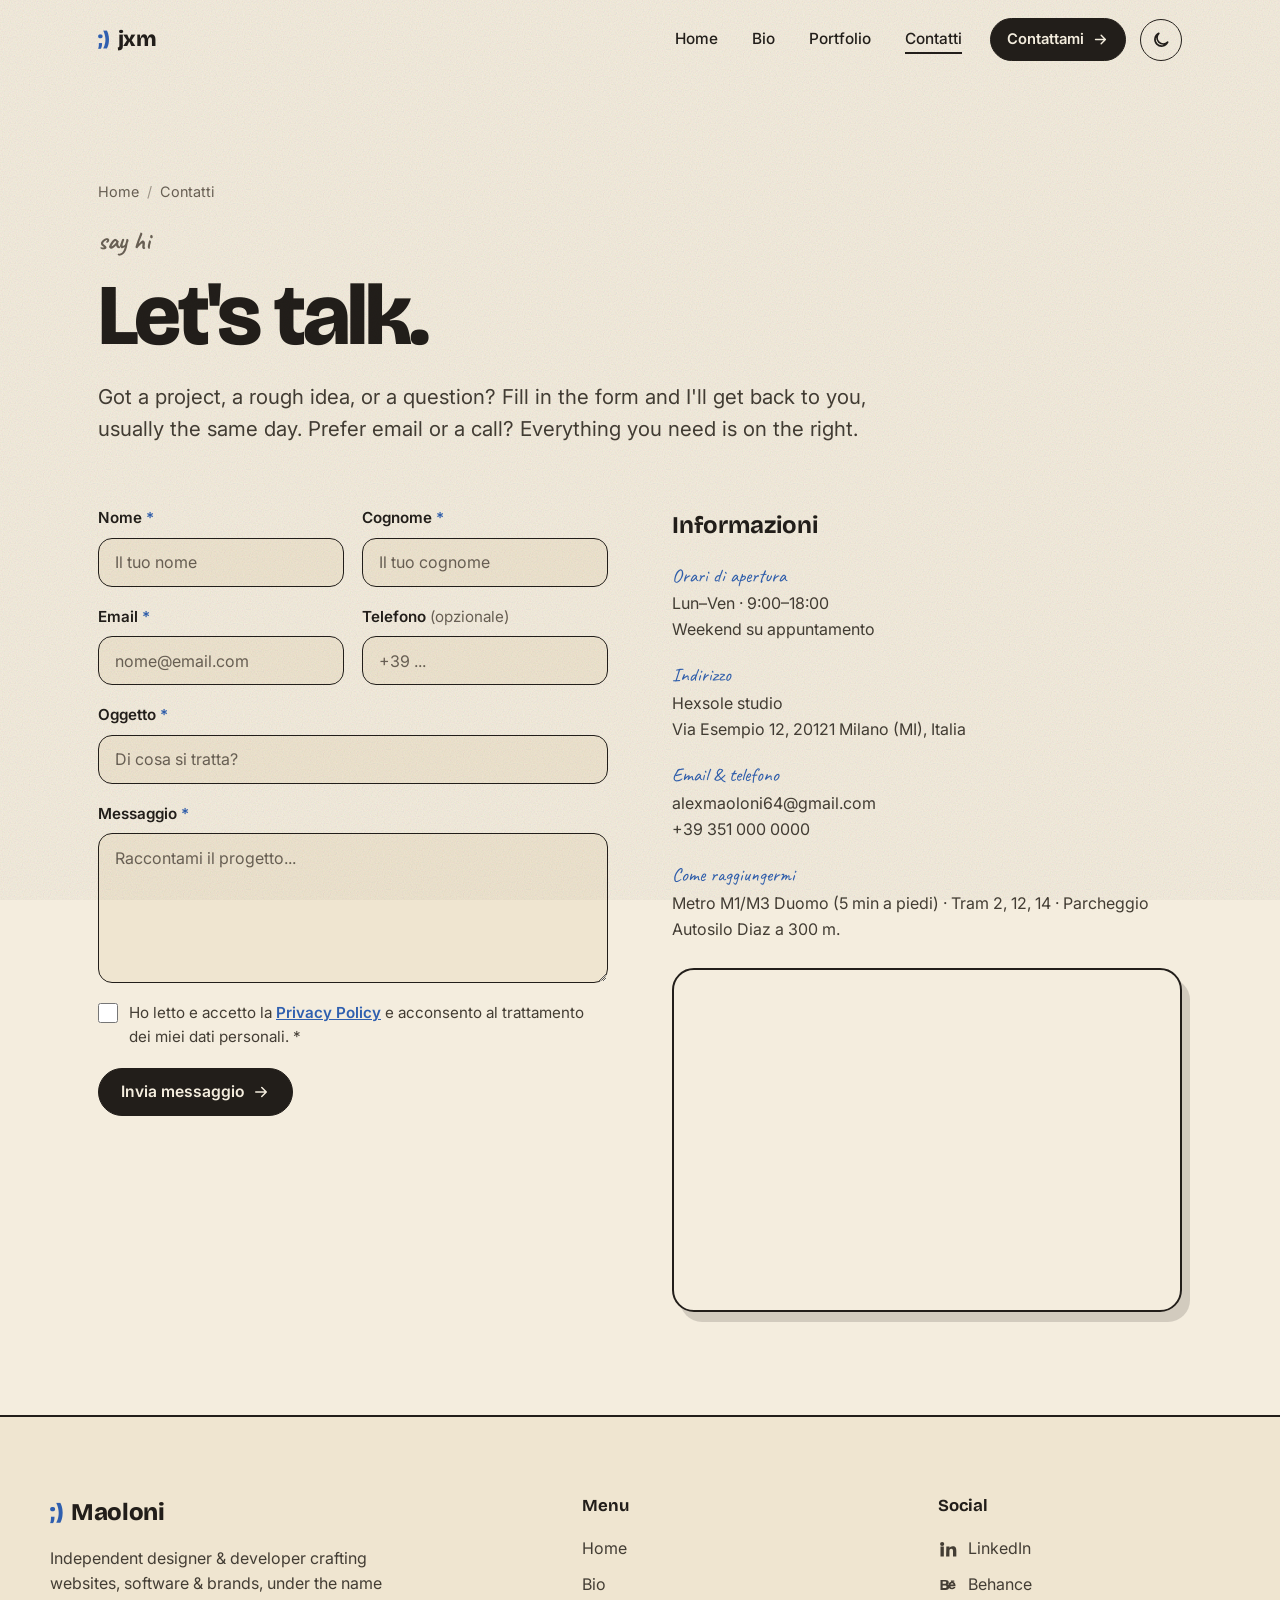
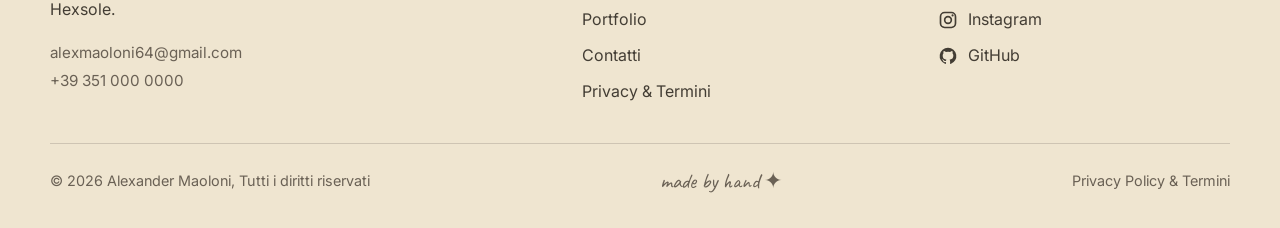
<file: contatti.html>
<!DOCTYPE html>
<html lang="en">
<head>
  <meta charset="UTF-8" />
  <meta name="viewport" content="width=device-width, initial-scale=1.0" />
  <title>Contatti, get in touch with Alexander Maoloni</title>
  <meta name="description" content="Contact Alexander Maoloni / Hexsole studio: send a message, find opening hours, address, email and phone, and see the studio location on the map." />
  <meta name="author" content="Alexander Maoloni" />
  <link rel="icon" type="image/png" href="assets/favicon.png" />
  <meta name="theme-color" content="#F4EDDE" />
  <script src="theme-init.js"></script>

  <meta property="og:title" content="Contatti, Alexander Maoloni" />
  <meta property="og:description" content="Send a message, or find the studio's hours, address and map." />
  <meta property="og:type" content="website" />
  <meta property="og:image" content="https://janalexandermaoloni.github.io/maoloni-portfolio/assets/guy-point.png" />
  <meta property="og:url" content="https://janalexandermaoloni.github.io/maoloni-portfolio/contatti.html" />

  <link rel="preconnect" href="https://fonts.googleapis.com" />
  <link rel="preconnect" href="https://fonts.gstatic.com" crossorigin />
  <link href="https://fonts.googleapis.com/css2?family=Bricolage+Grotesque:opsz,wght@12..96,400;12..96,500;12..96,600;12..96,700;12..96,800&family=Caveat:wght@500;600;700&family=Inter:wght@400;500;600&display=swap" rel="stylesheet" />
  <link rel="stylesheet" href="styles.css" />
  <link rel="stylesheet" href="pages.css" />
</head>
<body>
  <div class="grain" aria-hidden="true"></div>
  <div class="scrollbar" aria-hidden="true"><span id="scroll-progress"></span></div>

  <header class="nav" id="nav">
    <div class="nav__inner">
      <a href="index.html" class="brand" aria-label="Alexander Maoloni, home">
        <span class="brand__star" aria-hidden="true">;)</span>
        <span class="brand__name">jxm</span>
      </a>
      <nav class="nav__links" aria-label="Primary">
        <a href="index.html"><span>Home</span></a>
        <a href="bio.html"><span>Bio</span></a>
        <a href="portfolio.html"><span>Portfolio</span></a>
        <a href="contatti.html" class="active"><span>Contatti</span></a>
      </nav>
      <a href="contatti.html" class="btn btn--ink nav__cta">
        Contattami
        <svg viewBox="0 0 24 24" class="arrow" aria-hidden="true"><path d="M5 12h14M13 6l6 6-6 6" fill="none" stroke="currentColor" stroke-width="2" stroke-linecap="round" stroke-linejoin="round"/></svg>
      </a>
      <button class="theme-toggle" id="theme-toggle" aria-label="Switch to light theme" title="Toggle light / dark">
        <svg class="i-sun" viewBox="0 0 24 24" aria-hidden="true"><circle cx="12" cy="12" r="4.4" fill="none" stroke="currentColor" stroke-width="2"/><path d="M12 2v2.6M12 19.4V22M2 12h2.6M19.4 12H22M4.9 4.9l1.9 1.9M17.2 17.2l1.9 1.9M19.1 4.9l-1.9 1.9M6.8 17.2l-1.9 1.9" stroke="currentColor" stroke-width="2" stroke-linecap="round"/></svg>
        <svg class="i-moon" viewBox="0 0 24 24" aria-hidden="true"><path d="M20 14.6A8 8 0 1 1 9.4 4a6.5 6.5 0 0 0 10.6 10.6Z" fill="none" stroke="currentColor" stroke-width="2" stroke-linejoin="round"/></svg>
      </button>
      <button class="nav__burger" id="burger" aria-label="Open menu" aria-expanded="false"><span></span><span></span></button>
    </div>
  </header>

  <main>
    <section class="page-hero">
      <div class="wrap">
        <nav class="breadcrumb reveal" data-reveal aria-label="Breadcrumb"><a href="index.html">Home</a><span>/</span>Contatti</nav>
        <p class="page-hero__kicker reveal" data-reveal><span class="hand">say hi</span></p>
        <h1 class="page-hero__title reveal" data-reveal>Let's talk.</h1>
        <p class="page-hero__lead reveal" data-reveal>
          Got a project, a rough idea, or a question? Fill in the form and I'll get back to you, usually the
          same day. Prefer email or a call? Everything you need is on the right.
        </p>
      </div>
    </section>

    <section class="section">
      <div class="wrap contact-grid">

        <!-- ===== FORM ===== -->
        <div class="reveal" data-reveal>
          <form class="form" data-contact-form novalidate>
            <div class="form__row">
              <div class="form__field">
                <label for="c-nome">Nome <span class="req" aria-hidden="true">*</span></label>
                <input type="text" id="c-nome" name="nome" autocomplete="given-name" required placeholder="Il tuo nome" />
              </div>
              <div class="form__field">
                <label for="c-cognome">Cognome <span class="req" aria-hidden="true">*</span></label>
                <input type="text" id="c-cognome" name="cognome" autocomplete="family-name" required placeholder="Il tuo cognome" />
              </div>
            </div>
            <div class="form__row">
              <div class="form__field">
                <label for="c-email">Email <span class="req" aria-hidden="true">*</span></label>
                <input type="email" id="c-email" name="email" autocomplete="email" required placeholder="nome@email.com" />
              </div>
              <div class="form__field">
                <label for="c-tel">Telefono <span class="opt">(opzionale)</span></label>
                <input type="tel" id="c-tel" name="telefono" autocomplete="tel" placeholder="+39 ..." />
              </div>
            </div>
            <div class="form__field">
              <label for="c-oggetto">Oggetto <span class="req" aria-hidden="true">*</span></label>
              <input type="text" id="c-oggetto" name="oggetto" required placeholder="Di cosa si tratta?" />
            </div>
            <div class="form__field">
              <label for="c-messaggio">Messaggio <span class="req" aria-hidden="true">*</span></label>
              <textarea id="c-messaggio" name="messaggio" required placeholder="Raccontami il progetto..."></textarea>
            </div>
            <label class="form__check">
              <input type="checkbox" id="c-privacy" name="privacy" required />
              <span>Ho letto e accetto la <a href="privacy.html">Privacy Policy</a> e acconsento al trattamento dei miei dati personali. <span class="req" aria-hidden="true">*</span></span>
            </label>
            <button type="submit" class="btn btn--ink">
              Invia messaggio
              <svg viewBox="0 0 24 24" class="arrow" aria-hidden="true"><path d="M5 12h14M13 6l6 6-6 6" fill="none" stroke="currentColor" stroke-width="2" stroke-linecap="round" stroke-linejoin="round"/></svg>
            </button>
            <p class="form__success" hidden>Grazie! Il tuo messaggio è stato inviato, ti rispondo il prima possibile. ✦</p>
          </form>
        </div>

        <!-- ===== INFO ===== -->
        <aside class="contact-info reveal" data-reveal>
          <h2>Informazioni</h2>
          <dl>
            <div><dt>Orari di apertura</dt><dd>Lun–Ven · 9:00–18:00<br/>Weekend su appuntamento</dd></div>
            <div><dt>Indirizzo</dt><dd>Hexsole studio<br/>Via Esempio 12, 20121 Milano (MI), Italia</dd></div>
            <div><dt>Email &amp; telefono</dt><dd><a href="mailto:alexmaoloni64@gmail.com">alexmaoloni64@gmail.com</a><br/><a href="tel:+393510000000">+39 351 000 0000</a></dd></div>
            <div><dt>Come raggiungermi</dt><dd>Metro M1/M3 Duomo (5 min a piedi) · Tram 2, 12, 14 · Parcheggio Autosilo Diaz a 300&nbsp;m.</dd></div>
          </dl>
          <div class="map-frame">
            <iframe
              title="Studio location on Google Maps"
              src="https://www.google.com/maps?q=Piazza%20del%20Duomo%2C%20Milano%2C%20Italia&output=embed"
              loading="lazy" referrerpolicy="no-referrer-when-downgrade"></iframe>
          </div>
        </aside>

      </div>
    </section>
  </main>

  <footer class="site-footer">
    <div class="wrap site-footer__grid">
      <div class="site-footer__brand">
        <span class="brand"><span class="brand__star" aria-hidden="true">;)</span> Maoloni</span>
        <p class="site-footer__tag">Independent designer &amp; developer crafting websites, software &amp; brands, under the name Hexsole.</p>
        <p class="site-footer__contact"><a href="mailto:alexmaoloni64@gmail.com">alexmaoloni64@gmail.com</a><br/><a href="tel:+393510000000">+39 351 000 0000</a></p>
      </div>
      <div>
        <h4>Menu</h4>
        <nav class="site-footer__nav" aria-label="Footer navigation">
          <a href="index.html">Home</a>
          <a href="bio.html">Bio</a>
          <a href="portfolio.html">Portfolio</a>
          <a href="contatti.html">Contatti</a>
          <a href="privacy.html">Privacy &amp; Termini</a>
        </nav>
      </div>
      <div>
        <h4>Social</h4>
        <div class="site-footer__social">
          <a href="https://www.linkedin.com/" target="_blank" rel="noopener"><svg viewBox="0 0 24 24" aria-hidden="true"><path d="M4.98 3.5A2.5 2.5 0 1 0 5 8.5a2.5 2.5 0 0 0 0-5ZM3 9h4v12H3zM10 9h3.8v1.7h.05c.53-1 1.83-2.05 3.77-2.05C21.4 8.65 22 11 22 14.1V21h-4v-6.1c0-1.45-.03-3.3-2-3.3-2 0-2.3 1.57-2.3 3.2V21h-4z" fill="currentColor"/></svg> LinkedIn</a>
          <a href="https://www.behance.net/" target="_blank" rel="noopener"><svg viewBox="0 0 24 24" aria-hidden="true"><path d="M9 6H3v12h6.3c2.4 0 4.2-1.2 4.2-3.5 0-1.6-.9-2.6-2.2-3 .9-.4 1.6-1.3 1.6-2.6C12.9 6.9 11.2 6 9 6Zm-.4 9.7H5.6v-3h3c1 0 1.7.5 1.7 1.5s-.7 1.5-1.7 1.5Zm-.2-5.1H5.6V7.9h2.7c.9 0 1.5.4 1.5 1.3s-.6 1.4-1.4 1.4ZM21 12.6c0-2.6-1.5-4.6-4.2-4.6-2.6 0-4.4 2-4.4 4.6 0 2.7 1.7 4.5 4.5 4.5 2.1 0 3.6-1 4-2.6h-2.1c-.3.6-.9.9-1.8.9-1.1 0-1.9-.7-2-1.9H21zM15 11.5c.2-1 .9-1.7 1.9-1.7s1.6.7 1.7 1.7zM15.5 6.5h4V8h-4z" fill="currentColor"/></svg> Behance</a>
          <a href="https://www.instagram.com/" target="_blank" rel="noopener"><svg viewBox="0 0 24 24" aria-hidden="true"><rect x="3" y="3" width="18" height="18" rx="5" fill="none" stroke="currentColor" stroke-width="2"/><circle cx="12" cy="12" r="4" fill="none" stroke="currentColor" stroke-width="2"/><circle cx="17.5" cy="6.5" r="1.3" fill="currentColor"/></svg> Instagram</a>
          <a href="https://github.com/" target="_blank" rel="noopener"><svg viewBox="0 0 24 24" aria-hidden="true"><path d="M12 2a10 10 0 0 0-3.16 19.49c.5.09.68-.22.68-.48v-1.7c-2.78.6-3.37-1.34-3.37-1.34-.45-1.16-1.1-1.47-1.1-1.47-.9-.62.07-.6.07-.6 1 .07 1.53 1.03 1.53 1.03.9 1.53 2.34 1.09 2.91.83.09-.65.35-1.09.63-1.34-2.22-.25-4.55-1.11-4.55-4.94 0-1.09.39-1.98 1.03-2.68-.1-.25-.45-1.27.1-2.65 0 0 .84-.27 2.75 1.02a9.5 9.5 0 0 1 5 0c1.91-1.29 2.75-1.02 2.75-1.02.55 1.38.2 2.4.1 2.65.64.7 1.03 1.59 1.03 2.68 0 3.84-2.34 4.68-4.57 4.93.36.31.68.92.68 1.85v2.74c0 .27.18.58.69.48A10 10 0 0 0 12 2Z" fill="currentColor"/></svg> GitHub</a>
        </div>
      </div>
    </div>
    <div class="wrap site-footer__bottom">
      <span>© 2026 Alexander Maoloni, Tutti i diritti riservati</span>
      <span class="site-footer__hand">made by hand ✦</span>
      <a href="privacy.html">Privacy Policy &amp; Termini</a>
    </div>
  </footer>

  <script src="nav.js"></script>
  <script src="features.js"></script>
</body>
</html>
</file>
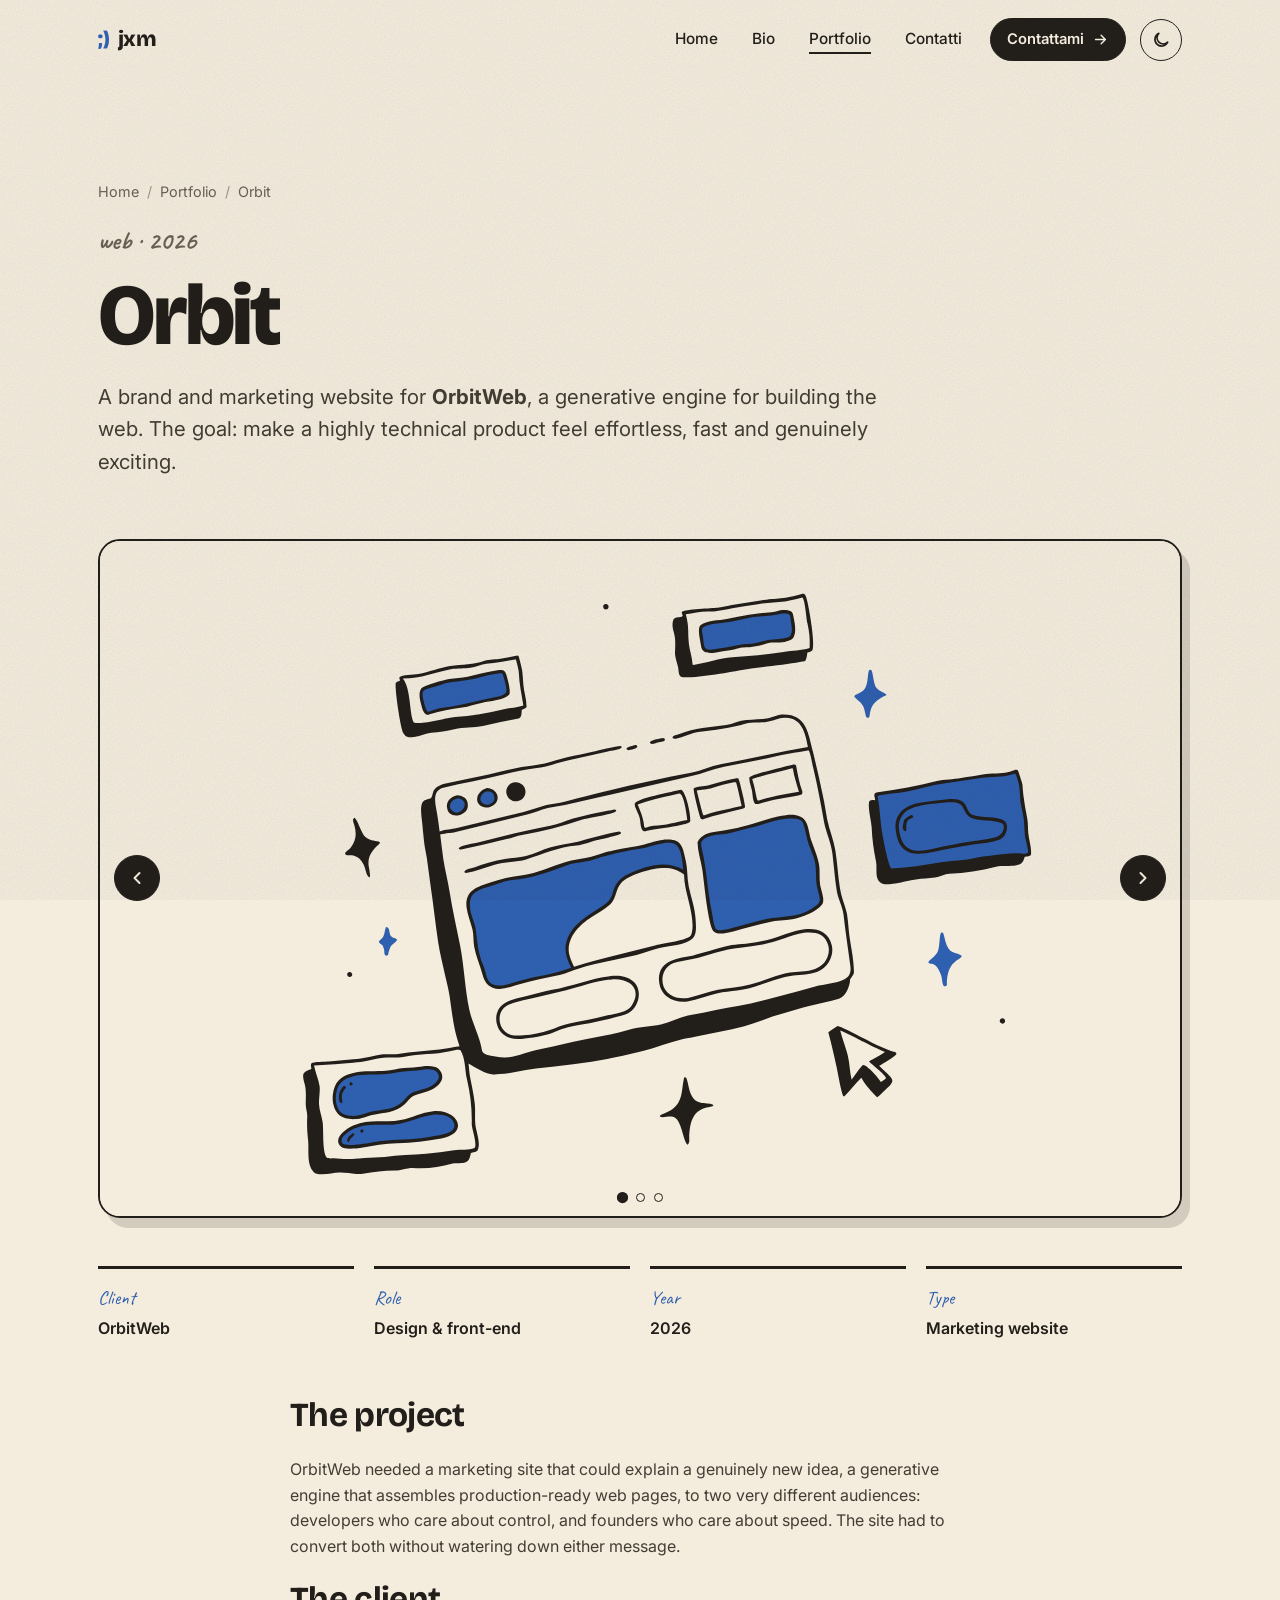
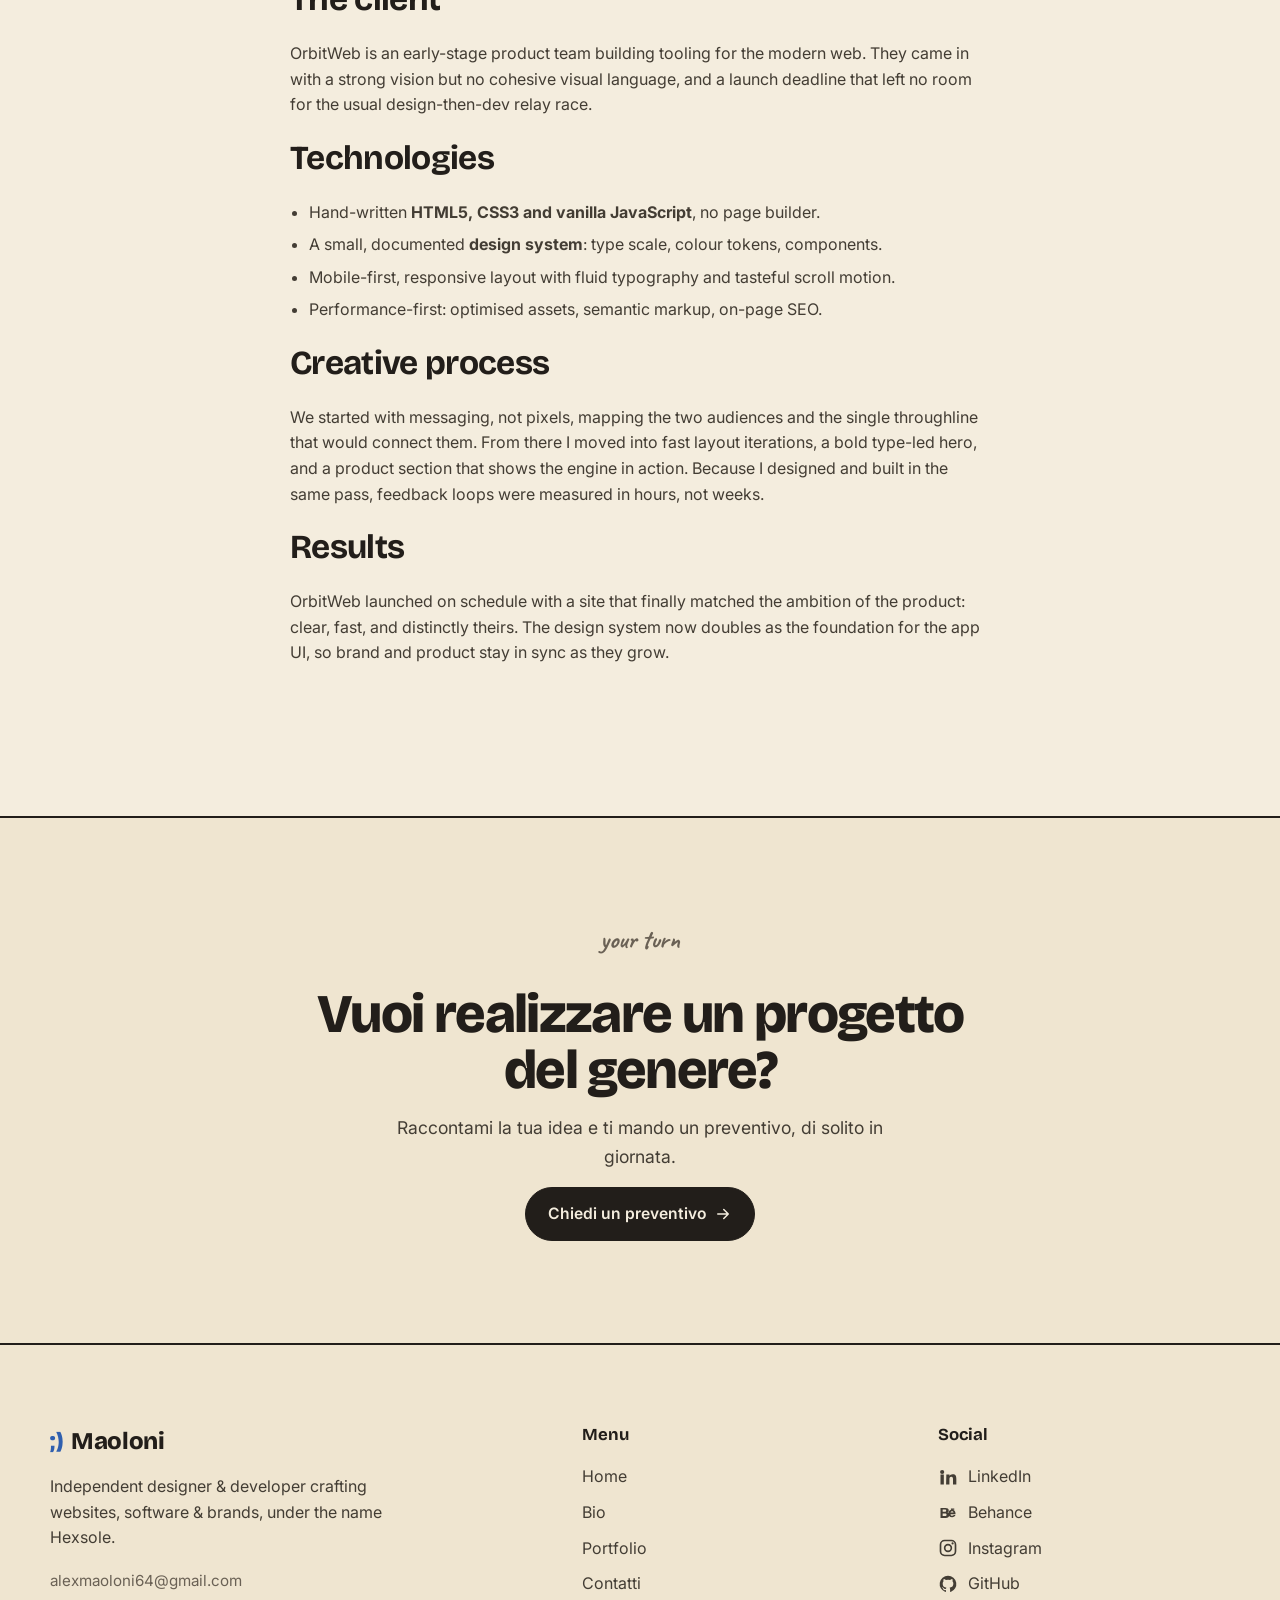
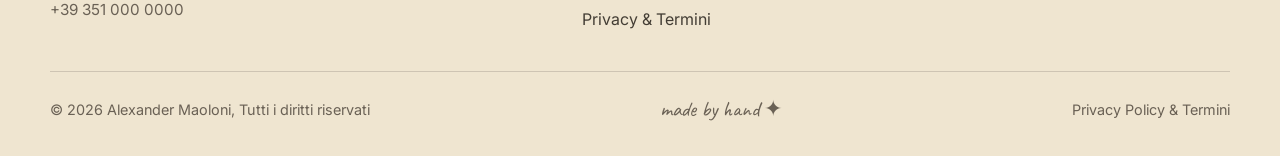
<file: lavoro-1.html>
<!DOCTYPE html>
<html lang="en">
<head>
  <meta charset="UTF-8" />
  <meta name="viewport" content="width=device-width, initial-scale=1.0" />
  <title>Orbit, marketing site case study | Maoloni</title>
  <meta name="description" content="Case study: brand and marketing website for OrbitWeb, a generative web engine, design system, responsive front-end and launch. By Alexander Maoloni." />
  <meta name="author" content="Alexander Maoloni" />
  <link rel="icon" type="image/png" href="assets/favicon.png" />
  <meta name="theme-color" content="#F4EDDE" />
  <script src="theme-init.js"></script>

  <meta property="og:title" content="Orbit, marketing site case study" />
  <meta property="og:description" content="Brand &amp; marketing site for OrbitWeb, a generative web engine." />
  <meta property="og:type" content="article" />
  <meta property="og:image" content="https://janalexandermaoloni.github.io/maoloni-portfolio/assets/work-web.svg" />
  <meta property="og:url" content="https://janalexandermaoloni.github.io/maoloni-portfolio/lavoro-1.html" />

  <link rel="preconnect" href="https://fonts.googleapis.com" />
  <link rel="preconnect" href="https://fonts.gstatic.com" crossorigin />
  <link href="https://fonts.googleapis.com/css2?family=Bricolage+Grotesque:opsz,wght@12..96,400;12..96,500;12..96,600;12..96,700;12..96,800&family=Caveat:wght@500;600;700&family=Inter:wght@400;500;600&display=swap" rel="stylesheet" />
  <link rel="stylesheet" href="styles.css" />
  <link rel="stylesheet" href="pages.css" />
</head>
<body>
  <div class="grain" aria-hidden="true"></div>
  <div class="scrollbar" aria-hidden="true"><span id="scroll-progress"></span></div>

  <header class="nav" id="nav">
    <div class="nav__inner">
      <a href="index.html" class="brand" aria-label="Alexander Maoloni, home">
        <span class="brand__star" aria-hidden="true">;)</span>
        <span class="brand__name">jxm</span>
      </a>
      <nav class="nav__links" aria-label="Primary">
        <a href="index.html"><span>Home</span></a>
        <a href="bio.html"><span>Bio</span></a>
        <a href="portfolio.html" class="active"><span>Portfolio</span></a>
        <a href="contatti.html"><span>Contatti</span></a>
      </nav>
      <a href="contatti.html" class="btn btn--ink nav__cta">
        Contattami
        <svg viewBox="0 0 24 24" class="arrow" aria-hidden="true"><path d="M5 12h14M13 6l6 6-6 6" fill="none" stroke="currentColor" stroke-width="2" stroke-linecap="round" stroke-linejoin="round"/></svg>
      </a>
      <button class="theme-toggle" id="theme-toggle" aria-label="Switch to light theme" title="Toggle light / dark">
        <svg class="i-sun" viewBox="0 0 24 24" aria-hidden="true"><circle cx="12" cy="12" r="4.4" fill="none" stroke="currentColor" stroke-width="2"/><path d="M12 2v2.6M12 19.4V22M2 12h2.6M19.4 12H22M4.9 4.9l1.9 1.9M17.2 17.2l1.9 1.9M19.1 4.9l-1.9 1.9M6.8 17.2l-1.9 1.9" stroke="currentColor" stroke-width="2" stroke-linecap="round"/></svg>
        <svg class="i-moon" viewBox="0 0 24 24" aria-hidden="true"><path d="M20 14.6A8 8 0 1 1 9.4 4a6.5 6.5 0 0 0 10.6 10.6Z" fill="none" stroke="currentColor" stroke-width="2" stroke-linejoin="round"/></svg>
      </button>
      <button class="nav__burger" id="burger" aria-label="Open menu" aria-expanded="false"><span></span><span></span></button>
    </div>
  </header>

  <main>
    <article>
      <section class="page-hero">
        <div class="wrap">
          <nav class="breadcrumb reveal" data-reveal aria-label="Breadcrumb"><a href="index.html">Home</a><span>/</span><a href="portfolio.html">Portfolio</a><span>/</span>Orbit</nav>
          <p class="page-hero__kicker reveal" data-reveal><span class="hand">web · 2026</span></p>
          <h1 class="page-hero__title reveal" data-reveal>Orbit</h1>
          <p class="page-hero__lead reveal" data-reveal>
            A brand and marketing website for <strong>OrbitWeb</strong>, a generative engine for building the
            web. The goal: make a highly technical product feel effortless, fast and genuinely exciting.
          </p>
        </div>
      </section>

      <section class="section">
        <div class="wrap">
          <div class="carousel reveal" data-reveal data-carousel aria-roledescription="carousel" aria-label="Orbit project gallery">
            <div class="carousel__viewport">
              <div class="carousel__track">
                <div class="carousel__slide"><img data-lightbox src="assets/work-web.svg" alt="Orbit marketing site, hero layout in a browser window" width="1024" height="768" /></div>
                <div class="carousel__slide"><img data-lightbox src="assets/work-orbit-2.svg" alt="Orbit product dashboard interface with charts and cards" width="1024" height="768" loading="lazy" /></div>
                <div class="carousel__slide"><img data-lightbox src="assets/work-orbit-3.svg" alt="Orbit responsive layout across laptop and smartphone" width="1024" height="768" loading="lazy" /></div>
              </div>
            </div>
            <button class="carousel__btn carousel__btn--prev" type="button" aria-label="Previous slide"><svg viewBox="0 0 24 24" aria-hidden="true"><path d="M15 6l-6 6 6 6" fill="none" stroke="currentColor" stroke-width="2.4" stroke-linecap="round" stroke-linejoin="round"/></svg></button>
            <button class="carousel__btn carousel__btn--next" type="button" aria-label="Next slide"><svg viewBox="0 0 24 24" aria-hidden="true"><path d="M9 6l6 6-6 6" fill="none" stroke="currentColor" stroke-width="2.4" stroke-linecap="round" stroke-linejoin="round"/></svg></button>
            <div class="carousel__dots" role="tablist" aria-label="Choose slide"></div>
          </div>

          <dl class="work-meta reveal" data-reveal>
            <div><dt>Client</dt><dd>OrbitWeb</dd></div>
            <div><dt>Role</dt><dd>Design &amp; front-end</dd></div>
            <div><dt>Year</dt><dd>2026</dd></div>
            <div><dt>Type</dt><dd>Marketing website</dd></div>
          </dl>

          <div class="work-section reveal" data-reveal>
            <h2>The project</h2>
            <p>OrbitWeb needed a marketing site that could explain a genuinely new idea, a generative engine
              that assembles production-ready web pages, to two very different audiences: developers who care
              about control, and founders who care about speed. The site had to convert both without watering
              down either message.</p>
            <h2>The client</h2>
            <p>OrbitWeb is an early-stage product team building tooling for the modern web. They came in with a
              strong vision but no cohesive visual language, and a launch deadline that left no room for the
              usual design-then-dev relay race.</p>
            <h2>Technologies</h2>
            <ul>
              <li>Hand-written <strong>HTML5, CSS3 and vanilla JavaScript</strong>, no page builder.</li>
              <li>A small, documented <strong>design system</strong>: type scale, colour tokens, components.</li>
              <li>Mobile-first, responsive layout with fluid typography and tasteful scroll motion.</li>
              <li>Performance-first: optimised assets, semantic markup, on-page SEO.</li>
            </ul>
            <h2>Creative process</h2>
            <p>We started with messaging, not pixels, mapping the two audiences and the single throughline that
              would connect them. From there I moved into fast layout iterations, a bold type-led hero, and a
              product section that shows the engine in action. Because I designed and built in the same pass,
              feedback loops were measured in hours, not weeks.</p>
            <h2>Results</h2>
            <p>OrbitWeb launched on schedule with a site that finally matched the ambition of the product:
              clear, fast, and distinctly theirs. The design system now doubles as the foundation for the app UI,
              so brand and product stay in sync as they grow.</p>
          </div>
        </div>
      </section>

      <section class="cta-band section">
        <div class="wrap cta-band__inner">
          <p class="eyebrow eyebrow--center reveal" data-reveal><span class="hand">your turn</span></p>
          <h2 class="reveal" data-reveal>Vuoi realizzare un progetto del genere?</h2>
          <p class="reveal" data-reveal>Raccontami la tua idea e ti mando un preventivo, di solito in giornata.</p>
          <a href="contatti.html" class="btn btn--ink reveal" data-reveal>
            Chiedi un preventivo
            <svg viewBox="0 0 24 24" class="arrow" aria-hidden="true"><path d="M5 12h14M13 6l6 6-6 6" fill="none" stroke="currentColor" stroke-width="2" stroke-linecap="round" stroke-linejoin="round"/></svg>
          </a>
        </div>
      </section>
    </article>
  </main>

  <footer class="site-footer">
    <div class="wrap site-footer__grid">
      <div class="site-footer__brand">
        <span class="brand"><span class="brand__star" aria-hidden="true">;)</span> Maoloni</span>
        <p class="site-footer__tag">Independent designer &amp; developer crafting websites, software &amp; brands, under the name Hexsole.</p>
        <p class="site-footer__contact"><a href="mailto:alexmaoloni64@gmail.com">alexmaoloni64@gmail.com</a><br/><a href="tel:+393510000000">+39 351 000 0000</a></p>
      </div>
      <div>
        <h4>Menu</h4>
        <nav class="site-footer__nav" aria-label="Footer navigation">
          <a href="index.html">Home</a>
          <a href="bio.html">Bio</a>
          <a href="portfolio.html">Portfolio</a>
          <a href="contatti.html">Contatti</a>
          <a href="privacy.html">Privacy &amp; Termini</a>
        </nav>
      </div>
      <div>
        <h4>Social</h4>
        <div class="site-footer__social">
          <a href="https://www.linkedin.com/" target="_blank" rel="noopener"><svg viewBox="0 0 24 24" aria-hidden="true"><path d="M4.98 3.5A2.5 2.5 0 1 0 5 8.5a2.5 2.5 0 0 0 0-5ZM3 9h4v12H3zM10 9h3.8v1.7h.05c.53-1 1.83-2.05 3.77-2.05C21.4 8.65 22 11 22 14.1V21h-4v-6.1c0-1.45-.03-3.3-2-3.3-2 0-2.3 1.57-2.3 3.2V21h-4z" fill="currentColor"/></svg> LinkedIn</a>
          <a href="https://www.behance.net/" target="_blank" rel="noopener"><svg viewBox="0 0 24 24" aria-hidden="true"><path d="M9 6H3v12h6.3c2.4 0 4.2-1.2 4.2-3.5 0-1.6-.9-2.6-2.2-3 .9-.4 1.6-1.3 1.6-2.6C12.9 6.9 11.2 6 9 6Zm-.4 9.7H5.6v-3h3c1 0 1.7.5 1.7 1.5s-.7 1.5-1.7 1.5Zm-.2-5.1H5.6V7.9h2.7c.9 0 1.5.4 1.5 1.3s-.6 1.4-1.4 1.4ZM21 12.6c0-2.6-1.5-4.6-4.2-4.6-2.6 0-4.4 2-4.4 4.6 0 2.7 1.7 4.5 4.5 4.5 2.1 0 3.6-1 4-2.6h-2.1c-.3.6-.9.9-1.8.9-1.1 0-1.9-.7-2-1.9H21zM15 11.5c.2-1 .9-1.7 1.9-1.7s1.6.7 1.7 1.7zM15.5 6.5h4V8h-4z" fill="currentColor"/></svg> Behance</a>
          <a href="https://www.instagram.com/" target="_blank" rel="noopener"><svg viewBox="0 0 24 24" aria-hidden="true"><rect x="3" y="3" width="18" height="18" rx="5" fill="none" stroke="currentColor" stroke-width="2"/><circle cx="12" cy="12" r="4" fill="none" stroke="currentColor" stroke-width="2"/><circle cx="17.5" cy="6.5" r="1.3" fill="currentColor"/></svg> Instagram</a>
          <a href="https://github.com/" target="_blank" rel="noopener"><svg viewBox="0 0 24 24" aria-hidden="true"><path d="M12 2a10 10 0 0 0-3.16 19.49c.5.09.68-.22.68-.48v-1.7c-2.78.6-3.37-1.34-3.37-1.34-.45-1.16-1.1-1.47-1.1-1.47-.9-.62.07-.6.07-.6 1 .07 1.53 1.03 1.53 1.03.9 1.53 2.34 1.09 2.91.83.09-.65.35-1.09.63-1.34-2.22-.25-4.55-1.11-4.55-4.94 0-1.09.39-1.98 1.03-2.68-.1-.25-.45-1.27.1-2.65 0 0 .84-.27 2.75 1.02a9.5 9.5 0 0 1 5 0c1.91-1.29 2.75-1.02 2.75-1.02.55 1.38.2 2.4.1 2.65.64.7 1.03 1.59 1.03 2.68 0 3.84-2.34 4.68-4.57 4.93.36.31.68.92.68 1.85v2.74c0 .27.18.58.69.48A10 10 0 0 0 12 2Z" fill="currentColor"/></svg> GitHub</a>
        </div>
      </div>
    </div>
    <div class="wrap site-footer__bottom">
      <span>© 2026 Alexander Maoloni, Tutti i diritti riservati</span>
      <span class="site-footer__hand">made by hand ✦</span>
      <a href="privacy.html">Privacy Policy &amp; Termini</a>
    </div>
  </footer>

  <script src="nav.js"></script>
  <script src="features.js"></script>
</body>
</html>
</file>
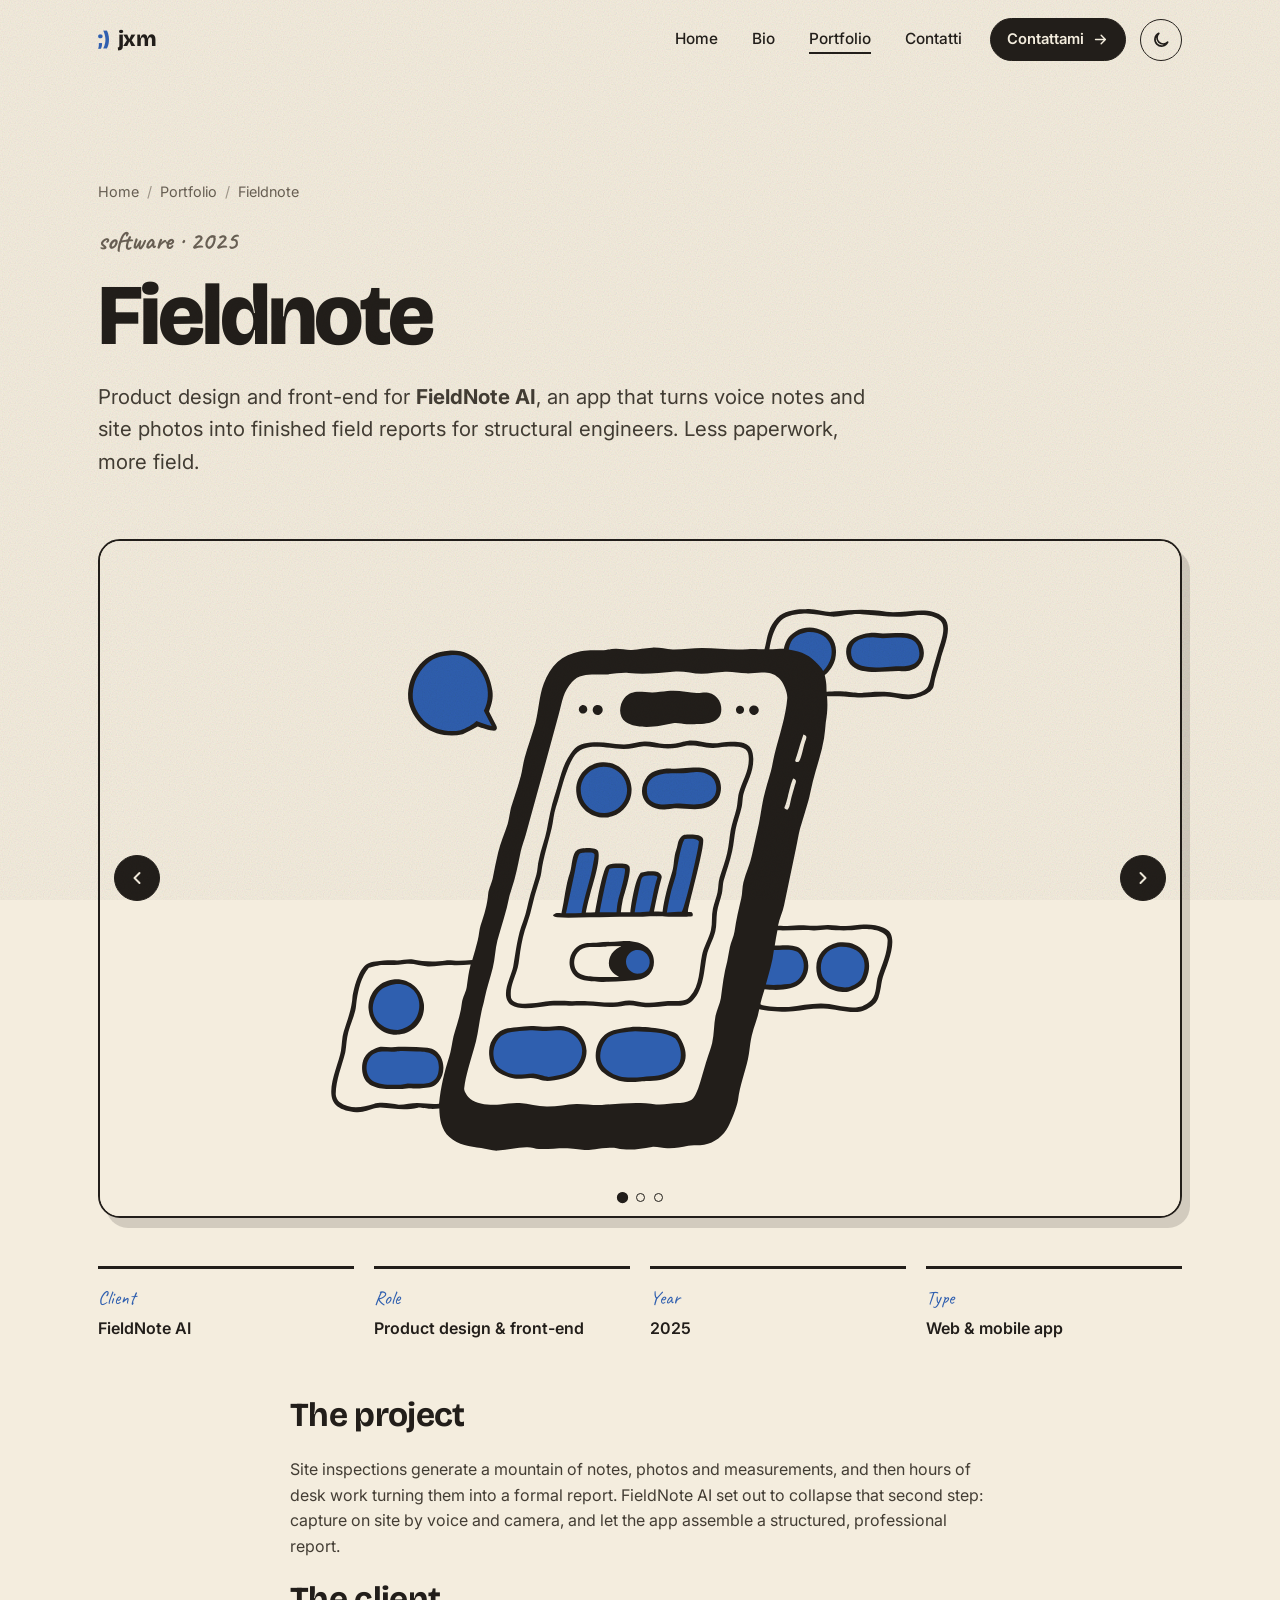
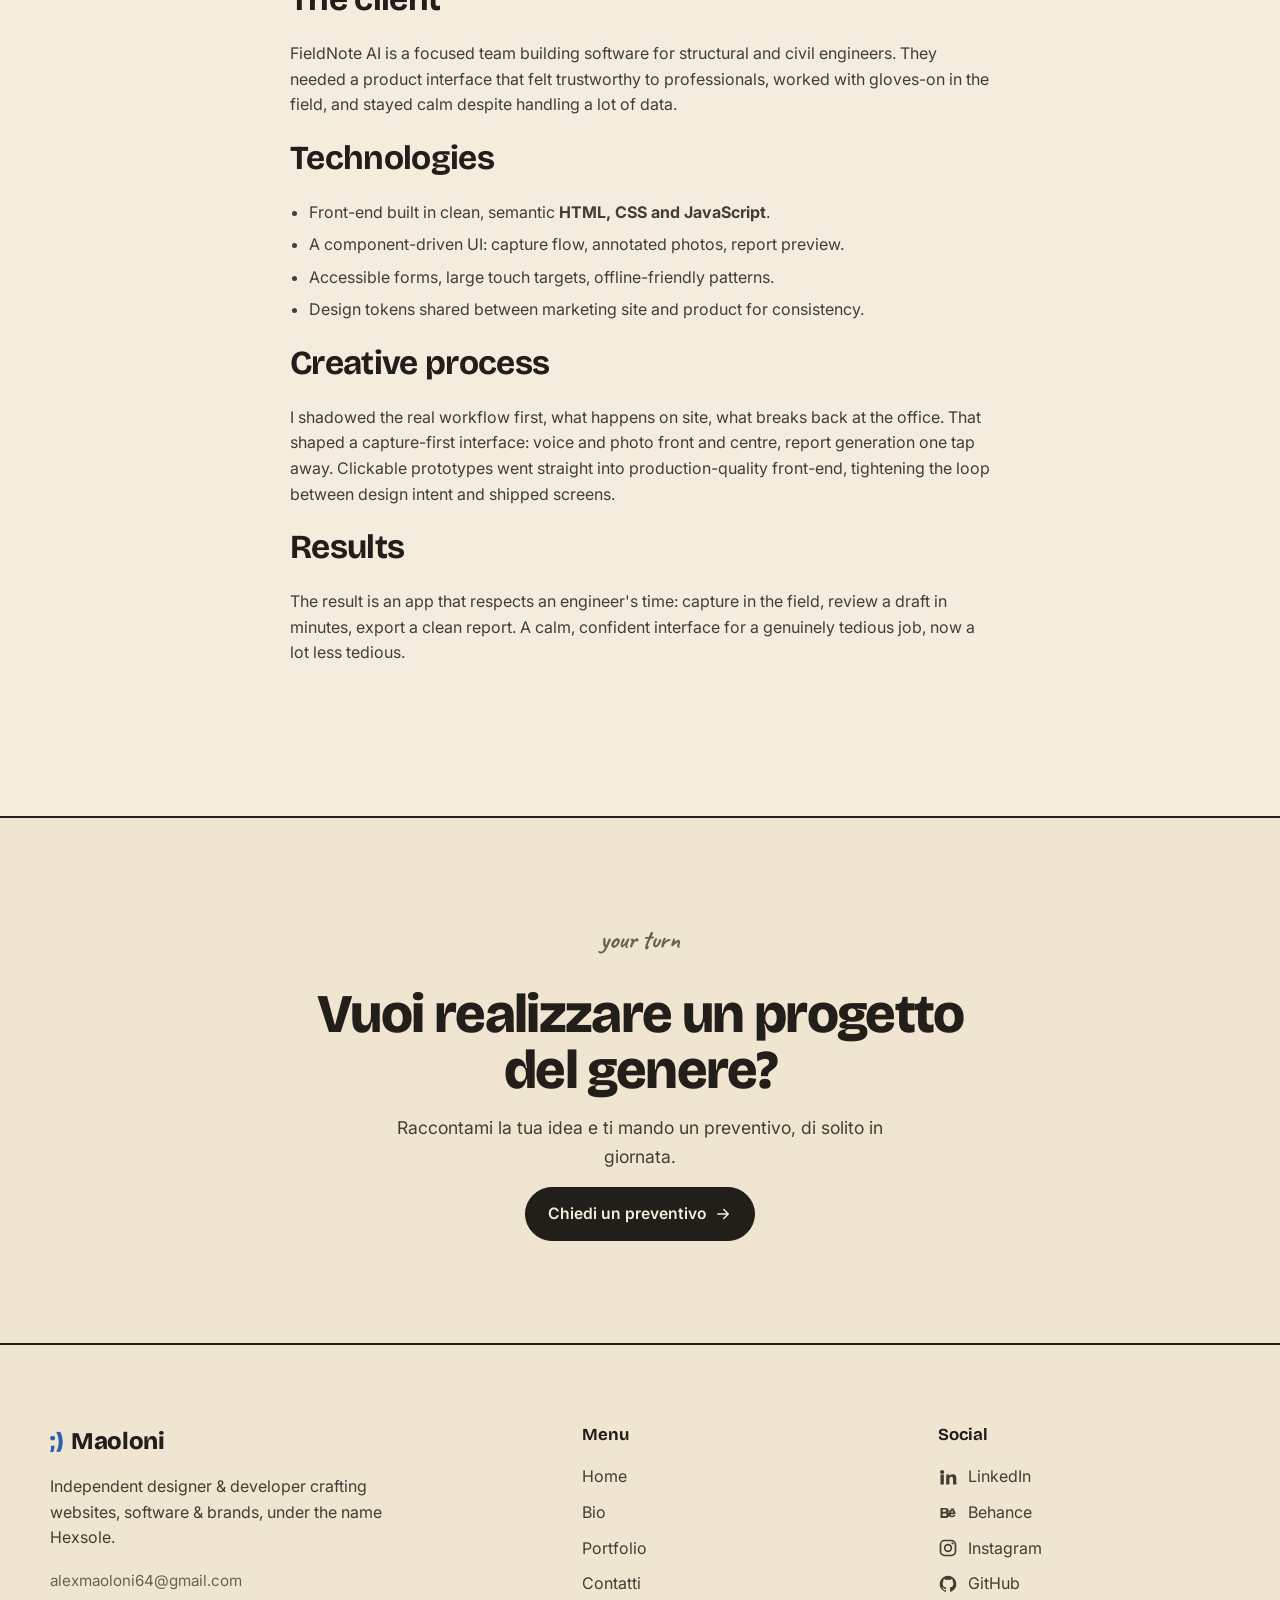
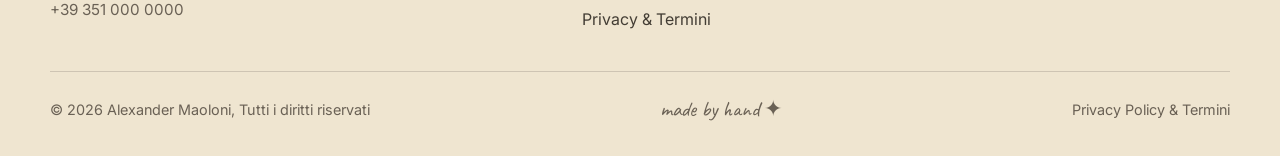
<file: lavoro-2.html>
<!DOCTYPE html>
<html lang="en">
<head>
  <meta charset="UTF-8" />
  <meta name="viewport" content="width=device-width, initial-scale=1.0" />
  <title>Fieldnote, AI field-reporting app case study | Maoloni</title>
  <meta name="description" content="Case study: product design and front-end for FieldNote AI, an app that turns voice notes and photos into field reports for engineers. By Alexander Maoloni." />
  <meta name="author" content="Alexander Maoloni" />
  <link rel="icon" type="image/png" href="assets/favicon.png" />
  <meta name="theme-color" content="#F4EDDE" />
  <script src="theme-init.js"></script>

  <meta property="og:title" content="Fieldnote, AI field-reporting app case study" />
  <meta property="og:description" content="Product design &amp; front-end for FieldNote AI." />
  <meta property="og:type" content="article" />
  <meta property="og:image" content="https://janalexandermaoloni.github.io/maoloni-portfolio/assets/work-app.svg" />
  <meta property="og:url" content="https://janalexandermaoloni.github.io/maoloni-portfolio/lavoro-2.html" />

  <link rel="preconnect" href="https://fonts.googleapis.com" />
  <link rel="preconnect" href="https://fonts.gstatic.com" crossorigin />
  <link href="https://fonts.googleapis.com/css2?family=Bricolage+Grotesque:opsz,wght@12..96,400;12..96,500;12..96,600;12..96,700;12..96,800&family=Caveat:wght@500;600;700&family=Inter:wght@400;500;600&display=swap" rel="stylesheet" />
  <link rel="stylesheet" href="styles.css" />
  <link rel="stylesheet" href="pages.css" />
</head>
<body>
  <div class="grain" aria-hidden="true"></div>
  <div class="scrollbar" aria-hidden="true"><span id="scroll-progress"></span></div>

  <header class="nav" id="nav">
    <div class="nav__inner">
      <a href="index.html" class="brand" aria-label="Alexander Maoloni, home">
        <span class="brand__star" aria-hidden="true">;)</span>
        <span class="brand__name">jxm</span>
      </a>
      <nav class="nav__links" aria-label="Primary">
        <a href="index.html"><span>Home</span></a>
        <a href="bio.html"><span>Bio</span></a>
        <a href="portfolio.html" class="active"><span>Portfolio</span></a>
        <a href="contatti.html"><span>Contatti</span></a>
      </nav>
      <a href="contatti.html" class="btn btn--ink nav__cta">
        Contattami
        <svg viewBox="0 0 24 24" class="arrow" aria-hidden="true"><path d="M5 12h14M13 6l6 6-6 6" fill="none" stroke="currentColor" stroke-width="2" stroke-linecap="round" stroke-linejoin="round"/></svg>
      </a>
      <button class="theme-toggle" id="theme-toggle" aria-label="Switch to light theme" title="Toggle light / dark">
        <svg class="i-sun" viewBox="0 0 24 24" aria-hidden="true"><circle cx="12" cy="12" r="4.4" fill="none" stroke="currentColor" stroke-width="2"/><path d="M12 2v2.6M12 19.4V22M2 12h2.6M19.4 12H22M4.9 4.9l1.9 1.9M17.2 17.2l1.9 1.9M19.1 4.9l-1.9 1.9M6.8 17.2l-1.9 1.9" stroke="currentColor" stroke-width="2" stroke-linecap="round"/></svg>
        <svg class="i-moon" viewBox="0 0 24 24" aria-hidden="true"><path d="M20 14.6A8 8 0 1 1 9.4 4a6.5 6.5 0 0 0 10.6 10.6Z" fill="none" stroke="currentColor" stroke-width="2" stroke-linejoin="round"/></svg>
      </button>
      <button class="nav__burger" id="burger" aria-label="Open menu" aria-expanded="false"><span></span><span></span></button>
    </div>
  </header>

  <main>
    <article>
      <section class="page-hero">
        <div class="wrap">
          <nav class="breadcrumb reveal" data-reveal aria-label="Breadcrumb"><a href="index.html">Home</a><span>/</span><a href="portfolio.html">Portfolio</a><span>/</span>Fieldnote</nav>
          <p class="page-hero__kicker reveal" data-reveal><span class="hand">software · 2025</span></p>
          <h1 class="page-hero__title reveal" data-reveal>Fieldnote</h1>
          <p class="page-hero__lead reveal" data-reveal>
            Product design and front-end for <strong>FieldNote AI</strong>, an app that turns voice notes and
            site photos into finished field reports for structural engineers. Less paperwork, more field.
          </p>
        </div>
      </section>

      <section class="section">
        <div class="wrap">
          <div class="carousel reveal" data-reveal data-carousel aria-roledescription="carousel" aria-label="Fieldnote project gallery">
            <div class="carousel__viewport">
              <div class="carousel__track">
                <div class="carousel__slide"><img data-lightbox src="assets/work-app.svg" alt="Fieldnote app, clean mobile interface on a smartphone" width="1024" height="768" /></div>
                <div class="carousel__slide"><img data-lightbox src="assets/work-field-2.svg" alt="Fieldnote report screen with a checklist, annotated photo and voice input" width="1024" height="768" loading="lazy" /></div>
                <div class="carousel__slide"><img data-lightbox src="assets/work-field-3.svg" alt="Fieldnote in the field, voice and photo turning into a generated report" width="1024" height="768" loading="lazy" /></div>
              </div>
            </div>
            <button class="carousel__btn carousel__btn--prev" type="button" aria-label="Previous slide"><svg viewBox="0 0 24 24" aria-hidden="true"><path d="M15 6l-6 6 6 6" fill="none" stroke="currentColor" stroke-width="2.4" stroke-linecap="round" stroke-linejoin="round"/></svg></button>
            <button class="carousel__btn carousel__btn--next" type="button" aria-label="Next slide"><svg viewBox="0 0 24 24" aria-hidden="true"><path d="M9 6l6 6-6 6" fill="none" stroke="currentColor" stroke-width="2.4" stroke-linecap="round" stroke-linejoin="round"/></svg></button>
            <div class="carousel__dots" role="tablist" aria-label="Choose slide"></div>
          </div>

          <dl class="work-meta reveal" data-reveal>
            <div><dt>Client</dt><dd>FieldNote AI</dd></div>
            <div><dt>Role</dt><dd>Product design &amp; front-end</dd></div>
            <div><dt>Year</dt><dd>2025</dd></div>
            <div><dt>Type</dt><dd>Web &amp; mobile app</dd></div>
          </dl>

          <div class="work-section reveal" data-reveal>
            <h2>The project</h2>
            <p>Site inspections generate a mountain of notes, photos and measurements, and then hours of desk
              work turning them into a formal report. FieldNote AI set out to collapse that second step: capture
              on site by voice and camera, and let the app assemble a structured, professional report.</p>
            <h2>The client</h2>
            <p>FieldNote AI is a focused team building software for structural and civil engineers. They needed
              a product interface that felt trustworthy to professionals, worked with gloves-on in the field,
              and stayed calm despite handling a lot of data.</p>
            <h2>Technologies</h2>
            <ul>
              <li>Front-end built in clean, semantic <strong>HTML, CSS and JavaScript</strong>.</li>
              <li>A component-driven UI: capture flow, annotated photos, report preview.</li>
              <li>Accessible forms, large touch targets, offline-friendly patterns.</li>
              <li>Design tokens shared between marketing site and product for consistency.</li>
            </ul>
            <h2>Creative process</h2>
            <p>I shadowed the real workflow first, what happens on site, what breaks back at the office. That
              shaped a capture-first interface: voice and photo front and centre, report generation one tap away.
              Clickable prototypes went straight into production-quality front-end, tightening the loop between
              design intent and shipped screens.</p>
            <h2>Results</h2>
            <p>The result is an app that respects an engineer's time: capture in the field, review a draft in
              minutes, export a clean report. A calm, confident interface for a genuinely tedious job, now a lot
              less tedious.</p>
          </div>
        </div>
      </section>

      <section class="cta-band section">
        <div class="wrap cta-band__inner">
          <p class="eyebrow eyebrow--center reveal" data-reveal><span class="hand">your turn</span></p>
          <h2 class="reveal" data-reveal>Vuoi realizzare un progetto del genere?</h2>
          <p class="reveal" data-reveal>Raccontami la tua idea e ti mando un preventivo, di solito in giornata.</p>
          <a href="contatti.html" class="btn btn--ink reveal" data-reveal>
            Chiedi un preventivo
            <svg viewBox="0 0 24 24" class="arrow" aria-hidden="true"><path d="M5 12h14M13 6l6 6-6 6" fill="none" stroke="currentColor" stroke-width="2" stroke-linecap="round" stroke-linejoin="round"/></svg>
          </a>
        </div>
      </section>
    </article>
  </main>

  <footer class="site-footer">
    <div class="wrap site-footer__grid">
      <div class="site-footer__brand">
        <span class="brand"><span class="brand__star" aria-hidden="true">;)</span> Maoloni</span>
        <p class="site-footer__tag">Independent designer &amp; developer crafting websites, software &amp; brands, under the name Hexsole.</p>
        <p class="site-footer__contact"><a href="mailto:alexmaoloni64@gmail.com">alexmaoloni64@gmail.com</a><br/><a href="tel:+393510000000">+39 351 000 0000</a></p>
      </div>
      <div>
        <h4>Menu</h4>
        <nav class="site-footer__nav" aria-label="Footer navigation">
          <a href="index.html">Home</a>
          <a href="bio.html">Bio</a>
          <a href="portfolio.html">Portfolio</a>
          <a href="contatti.html">Contatti</a>
          <a href="privacy.html">Privacy &amp; Termini</a>
        </nav>
      </div>
      <div>
        <h4>Social</h4>
        <div class="site-footer__social">
          <a href="https://www.linkedin.com/" target="_blank" rel="noopener"><svg viewBox="0 0 24 24" aria-hidden="true"><path d="M4.98 3.5A2.5 2.5 0 1 0 5 8.5a2.5 2.5 0 0 0 0-5ZM3 9h4v12H3zM10 9h3.8v1.7h.05c.53-1 1.83-2.05 3.77-2.05C21.4 8.65 22 11 22 14.1V21h-4v-6.1c0-1.45-.03-3.3-2-3.3-2 0-2.3 1.57-2.3 3.2V21h-4z" fill="currentColor"/></svg> LinkedIn</a>
          <a href="https://www.behance.net/" target="_blank" rel="noopener"><svg viewBox="0 0 24 24" aria-hidden="true"><path d="M9 6H3v12h6.3c2.4 0 4.2-1.2 4.2-3.5 0-1.6-.9-2.6-2.2-3 .9-.4 1.6-1.3 1.6-2.6C12.9 6.9 11.2 6 9 6Zm-.4 9.7H5.6v-3h3c1 0 1.7.5 1.7 1.5s-.7 1.5-1.7 1.5Zm-.2-5.1H5.6V7.9h2.7c.9 0 1.5.4 1.5 1.3s-.6 1.4-1.4 1.4ZM21 12.6c0-2.6-1.5-4.6-4.2-4.6-2.6 0-4.4 2-4.4 4.6 0 2.7 1.7 4.5 4.5 4.5 2.1 0 3.6-1 4-2.6h-2.1c-.3.6-.9.9-1.8.9-1.1 0-1.9-.7-2-1.9H21zM15 11.5c.2-1 .9-1.7 1.9-1.7s1.6.7 1.7 1.7zM15.5 6.5h4V8h-4z" fill="currentColor"/></svg> Behance</a>
          <a href="https://www.instagram.com/" target="_blank" rel="noopener"><svg viewBox="0 0 24 24" aria-hidden="true"><rect x="3" y="3" width="18" height="18" rx="5" fill="none" stroke="currentColor" stroke-width="2"/><circle cx="12" cy="12" r="4" fill="none" stroke="currentColor" stroke-width="2"/><circle cx="17.5" cy="6.5" r="1.3" fill="currentColor"/></svg> Instagram</a>
          <a href="https://github.com/" target="_blank" rel="noopener"><svg viewBox="0 0 24 24" aria-hidden="true"><path d="M12 2a10 10 0 0 0-3.16 19.49c.5.09.68-.22.68-.48v-1.7c-2.78.6-3.37-1.34-3.37-1.34-.45-1.16-1.1-1.47-1.1-1.47-.9-.62.07-.6.07-.6 1 .07 1.53 1.03 1.53 1.03.9 1.53 2.34 1.09 2.91.83.09-.65.35-1.09.63-1.34-2.22-.25-4.55-1.11-4.55-4.94 0-1.09.39-1.98 1.03-2.68-.1-.25-.45-1.27.1-2.65 0 0 .84-.27 2.75 1.02a9.5 9.5 0 0 1 5 0c1.91-1.29 2.75-1.02 2.75-1.02.55 1.38.2 2.4.1 2.65.64.7 1.03 1.59 1.03 2.68 0 3.84-2.34 4.68-4.57 4.93.36.31.68.92.68 1.85v2.74c0 .27.18.58.69.48A10 10 0 0 0 12 2Z" fill="currentColor"/></svg> GitHub</a>
        </div>
      </div>
    </div>
    <div class="wrap site-footer__bottom">
      <span>© 2026 Alexander Maoloni, Tutti i diritti riservati</span>
      <span class="site-footer__hand">made by hand ✦</span>
      <a href="privacy.html">Privacy Policy &amp; Termini</a>
    </div>
  </footer>

  <script src="nav.js"></script>
  <script src="features.js"></script>
</body>
</html>
</file>
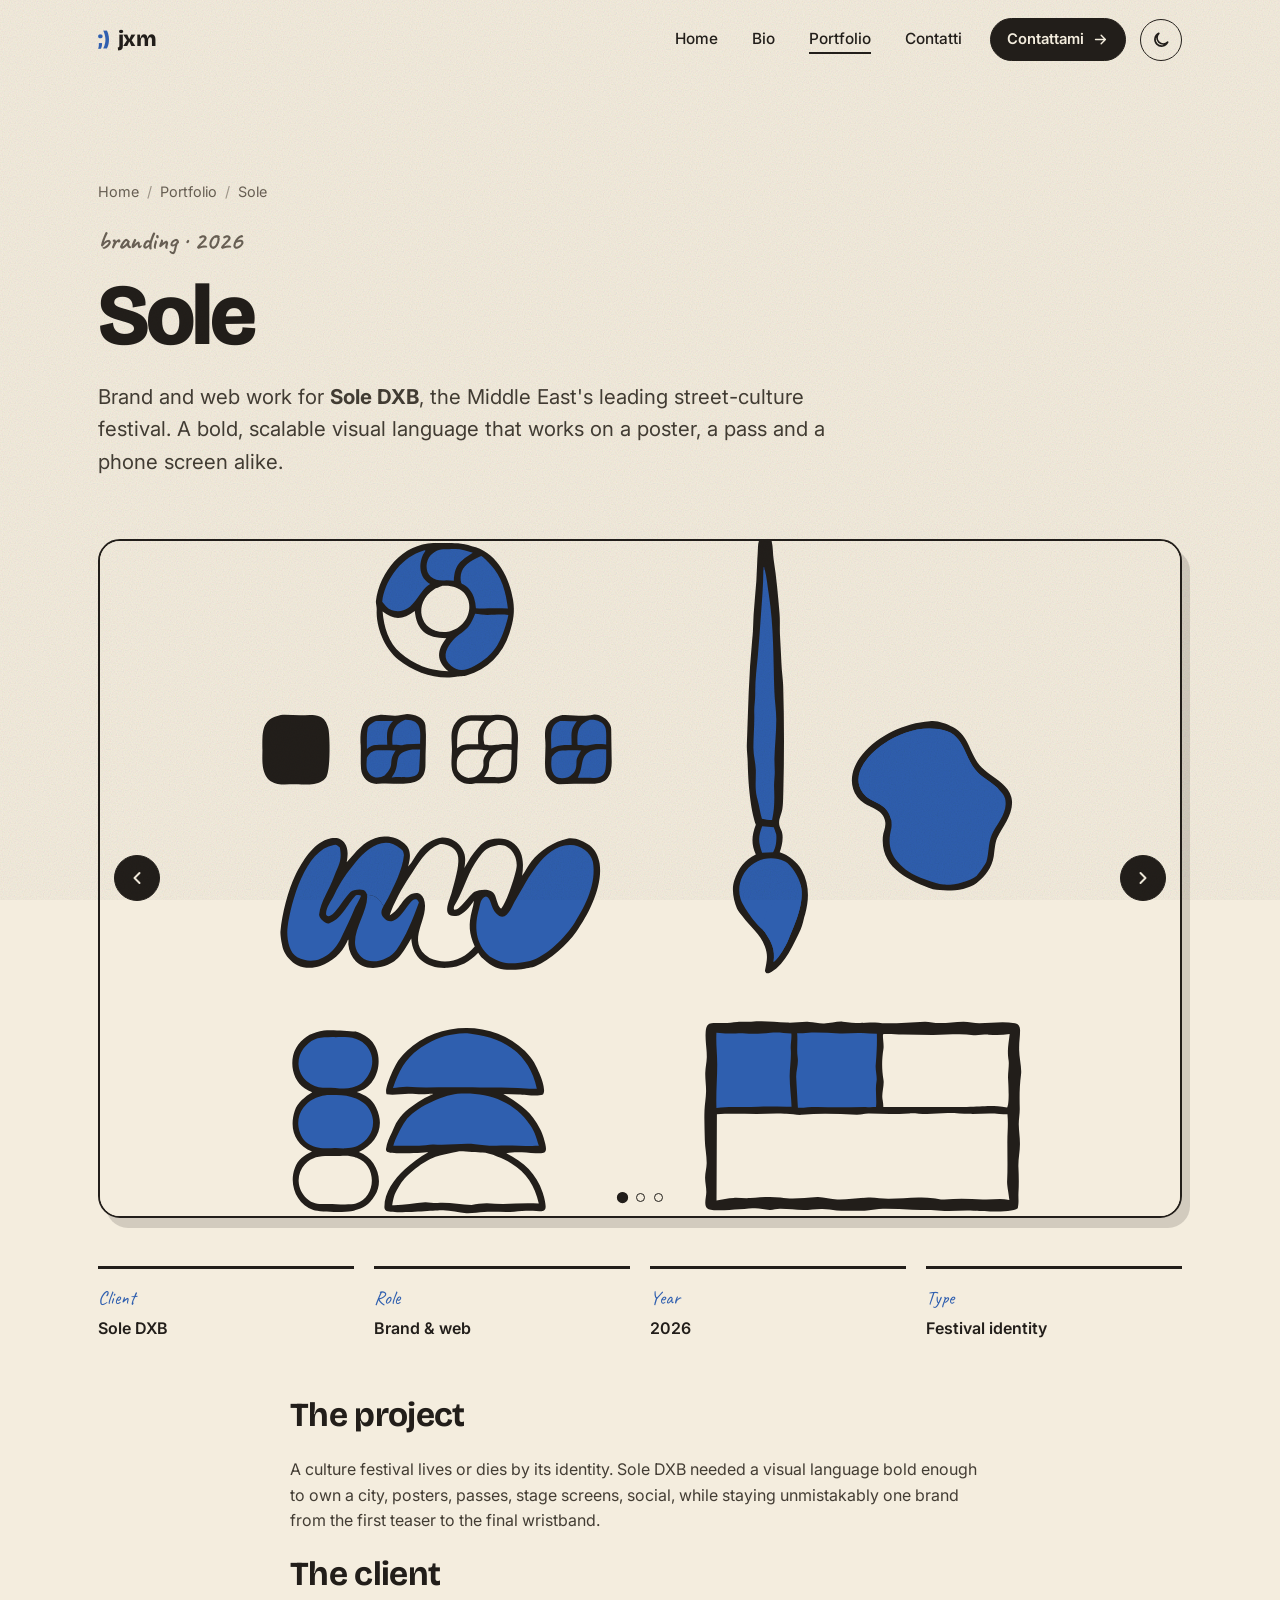
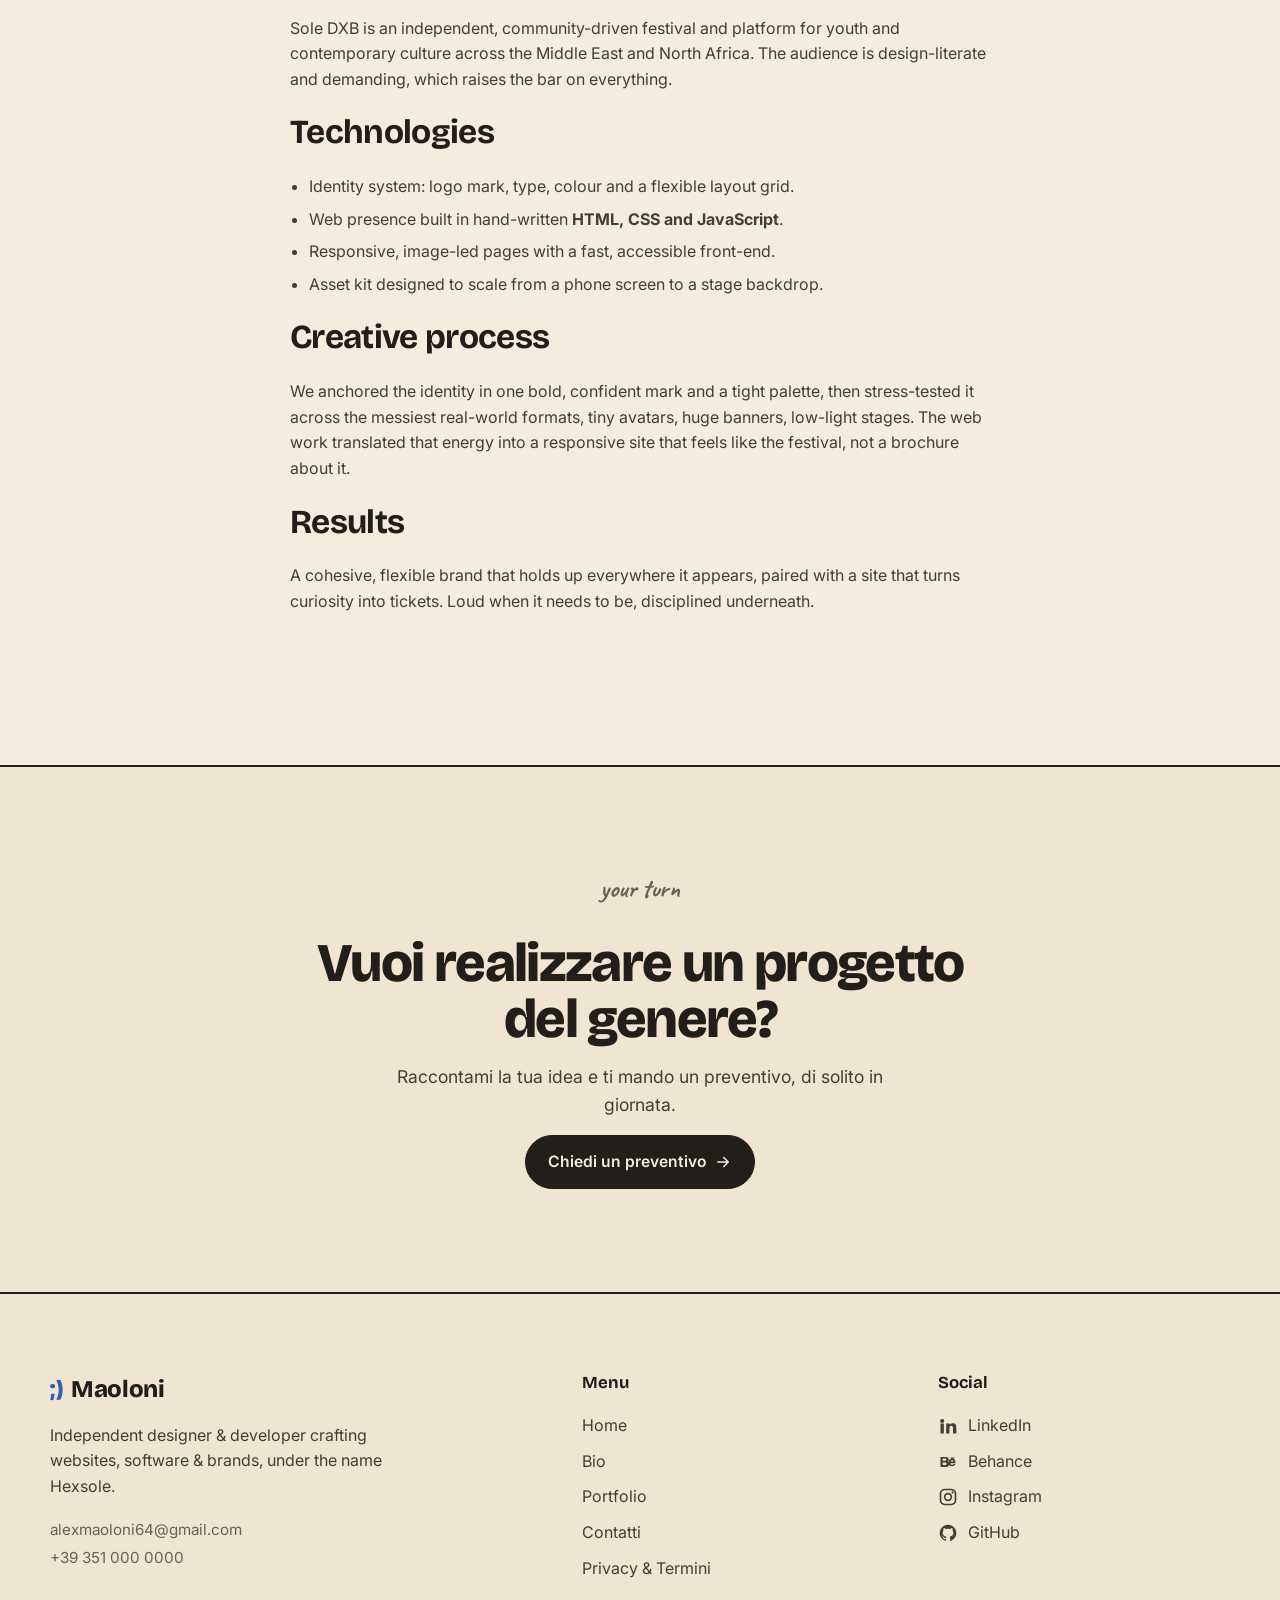
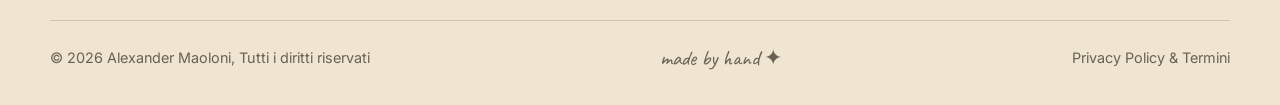
<file: lavoro-3.html>
<!DOCTYPE html>
<html lang="en">
<head>
  <meta charset="UTF-8" />
  <meta name="viewport" content="width=device-width, initial-scale=1.0" />
  <title>Sole, festival brand &amp; site case study | Maoloni</title>
  <meta name="description" content="Case study: brand and web work for Sole DXB, the Middle East's leading street-culture festival, identity direction and a bold, scalable visual language." />
  <meta name="author" content="Alexander Maoloni" />
  <link rel="icon" type="image/png" href="assets/favicon.png" />
  <meta name="theme-color" content="#F4EDDE" />
  <script src="theme-init.js"></script>

  <meta property="og:title" content="Sole, festival brand &amp; site case study" />
  <meta property="og:description" content="Brand &amp; web work for Sole DXB, a street-culture festival." />
  <meta property="og:type" content="article" />
  <meta property="og:image" content="https://janalexandermaoloni.github.io/maoloni-portfolio/assets/work-brand.svg" />
  <meta property="og:url" content="https://janalexandermaoloni.github.io/maoloni-portfolio/lavoro-3.html" />

  <link rel="preconnect" href="https://fonts.googleapis.com" />
  <link rel="preconnect" href="https://fonts.gstatic.com" crossorigin />
  <link href="https://fonts.googleapis.com/css2?family=Bricolage+Grotesque:opsz,wght@12..96,400;12..96,500;12..96,600;12..96,700;12..96,800&family=Caveat:wght@500;600;700&family=Inter:wght@400;500;600&display=swap" rel="stylesheet" />
  <link rel="stylesheet" href="styles.css" />
  <link rel="stylesheet" href="pages.css" />
</head>
<body>
  <div class="grain" aria-hidden="true"></div>
  <div class="scrollbar" aria-hidden="true"><span id="scroll-progress"></span></div>

  <header class="nav" id="nav">
    <div class="nav__inner">
      <a href="index.html" class="brand" aria-label="Alexander Maoloni, home">
        <span class="brand__star" aria-hidden="true">;)</span>
        <span class="brand__name">jxm</span>
      </a>
      <nav class="nav__links" aria-label="Primary">
        <a href="index.html"><span>Home</span></a>
        <a href="bio.html"><span>Bio</span></a>
        <a href="portfolio.html" class="active"><span>Portfolio</span></a>
        <a href="contatti.html"><span>Contatti</span></a>
      </nav>
      <a href="contatti.html" class="btn btn--ink nav__cta">
        Contattami
        <svg viewBox="0 0 24 24" class="arrow" aria-hidden="true"><path d="M5 12h14M13 6l6 6-6 6" fill="none" stroke="currentColor" stroke-width="2" stroke-linecap="round" stroke-linejoin="round"/></svg>
      </a>
      <button class="theme-toggle" id="theme-toggle" aria-label="Switch to light theme" title="Toggle light / dark">
        <svg class="i-sun" viewBox="0 0 24 24" aria-hidden="true"><circle cx="12" cy="12" r="4.4" fill="none" stroke="currentColor" stroke-width="2"/><path d="M12 2v2.6M12 19.4V22M2 12h2.6M19.4 12H22M4.9 4.9l1.9 1.9M17.2 17.2l1.9 1.9M19.1 4.9l-1.9 1.9M6.8 17.2l-1.9 1.9" stroke="currentColor" stroke-width="2" stroke-linecap="round"/></svg>
        <svg class="i-moon" viewBox="0 0 24 24" aria-hidden="true"><path d="M20 14.6A8 8 0 1 1 9.4 4a6.5 6.5 0 0 0 10.6 10.6Z" fill="none" stroke="currentColor" stroke-width="2" stroke-linejoin="round"/></svg>
      </button>
      <button class="nav__burger" id="burger" aria-label="Open menu" aria-expanded="false"><span></span><span></span></button>
    </div>
  </header>

  <main>
    <article>
      <section class="page-hero">
        <div class="wrap">
          <nav class="breadcrumb reveal" data-reveal aria-label="Breadcrumb"><a href="index.html">Home</a><span>/</span><a href="portfolio.html">Portfolio</a><span>/</span>Sole</nav>
          <p class="page-hero__kicker reveal" data-reveal><span class="hand">branding · 2026</span></p>
          <h1 class="page-hero__title reveal" data-reveal>Sole</h1>
          <p class="page-hero__lead reveal" data-reveal>
            Brand and web work for <strong>Sole DXB</strong>, the Middle East's leading street-culture festival.
            A bold, scalable visual language that works on a poster, a pass and a phone screen alike.
          </p>
        </div>
      </section>

      <section class="section">
        <div class="wrap">
          <div class="carousel reveal" data-reveal data-carousel aria-roledescription="carousel" aria-label="Sole project gallery">
            <div class="carousel__viewport">
              <div class="carousel__track">
                <div class="carousel__slide"><img data-lightbox src="assets/work-brand.svg" alt="Sole DXB brand board, logo mark, colour swatches and assets" width="1024" height="768" /></div>
                <div class="carousel__slide"><img data-lightbox src="assets/work-sole-2.svg" alt="Sole DXB event brand identity, badge, poster, flyers and pass" width="1024" height="768" loading="lazy" /></div>
                <div class="carousel__slide"><img data-lightbox src="assets/work-sole-3.svg" alt="Sole DXB festival stage scene with screen, crowd and ticket pass" width="1024" height="768" loading="lazy" /></div>
              </div>
            </div>
            <button class="carousel__btn carousel__btn--prev" type="button" aria-label="Previous slide"><svg viewBox="0 0 24 24" aria-hidden="true"><path d="M15 6l-6 6 6 6" fill="none" stroke="currentColor" stroke-width="2.4" stroke-linecap="round" stroke-linejoin="round"/></svg></button>
            <button class="carousel__btn carousel__btn--next" type="button" aria-label="Next slide"><svg viewBox="0 0 24 24" aria-hidden="true"><path d="M9 6l6 6-6 6" fill="none" stroke="currentColor" stroke-width="2.4" stroke-linecap="round" stroke-linejoin="round"/></svg></button>
            <div class="carousel__dots" role="tablist" aria-label="Choose slide"></div>
          </div>

          <dl class="work-meta reveal" data-reveal>
            <div><dt>Client</dt><dd>Sole DXB</dd></div>
            <div><dt>Role</dt><dd>Brand &amp; web</dd></div>
            <div><dt>Year</dt><dd>2026</dd></div>
            <div><dt>Type</dt><dd>Festival identity</dd></div>
          </dl>

          <div class="work-section reveal" data-reveal>
            <h2>The project</h2>
            <p>A culture festival lives or dies by its identity. Sole DXB needed a visual language bold enough to
              own a city, posters, passes, stage screens, social, while staying unmistakably one brand from the
              first teaser to the final wristband.</p>
            <h2>The client</h2>
            <p>Sole DXB is an independent, community-driven festival and platform for youth and contemporary
              culture across the Middle East and North Africa. The audience is design-literate and demanding,
              which raises the bar on everything.</p>
            <h2>Technologies</h2>
            <ul>
              <li>Identity system: logo mark, type, colour and a flexible layout grid.</li>
              <li>Web presence built in hand-written <strong>HTML, CSS and JavaScript</strong>.</li>
              <li>Responsive, image-led pages with a fast, accessible front-end.</li>
              <li>Asset kit designed to scale from a phone screen to a stage backdrop.</li>
            </ul>
            <h2>Creative process</h2>
            <p>We anchored the identity in one bold, confident mark and a tight palette, then stress-tested it
              across the messiest real-world formats, tiny avatars, huge banners, low-light stages. The web
              work translated that energy into a responsive site that feels like the festival, not a brochure
              about it.</p>
            <h2>Results</h2>
            <p>A cohesive, flexible brand that holds up everywhere it appears, paired with a site that turns
              curiosity into tickets. Loud when it needs to be, disciplined underneath.</p>
          </div>
        </div>
      </section>

      <section class="cta-band section">
        <div class="wrap cta-band__inner">
          <p class="eyebrow eyebrow--center reveal" data-reveal><span class="hand">your turn</span></p>
          <h2 class="reveal" data-reveal>Vuoi realizzare un progetto del genere?</h2>
          <p class="reveal" data-reveal>Raccontami la tua idea e ti mando un preventivo, di solito in giornata.</p>
          <a href="contatti.html" class="btn btn--ink reveal" data-reveal>
            Chiedi un preventivo
            <svg viewBox="0 0 24 24" class="arrow" aria-hidden="true"><path d="M5 12h14M13 6l6 6-6 6" fill="none" stroke="currentColor" stroke-width="2" stroke-linecap="round" stroke-linejoin="round"/></svg>
          </a>
        </div>
      </section>
    </article>
  </main>

  <footer class="site-footer">
    <div class="wrap site-footer__grid">
      <div class="site-footer__brand">
        <span class="brand"><span class="brand__star" aria-hidden="true">;)</span> Maoloni</span>
        <p class="site-footer__tag">Independent designer &amp; developer crafting websites, software &amp; brands, under the name Hexsole.</p>
        <p class="site-footer__contact"><a href="mailto:alexmaoloni64@gmail.com">alexmaoloni64@gmail.com</a><br/><a href="tel:+393510000000">+39 351 000 0000</a></p>
      </div>
      <div>
        <h4>Menu</h4>
        <nav class="site-footer__nav" aria-label="Footer navigation">
          <a href="index.html">Home</a>
          <a href="bio.html">Bio</a>
          <a href="portfolio.html">Portfolio</a>
          <a href="contatti.html">Contatti</a>
          <a href="privacy.html">Privacy &amp; Termini</a>
        </nav>
      </div>
      <div>
        <h4>Social</h4>
        <div class="site-footer__social">
          <a href="https://www.linkedin.com/" target="_blank" rel="noopener"><svg viewBox="0 0 24 24" aria-hidden="true"><path d="M4.98 3.5A2.5 2.5 0 1 0 5 8.5a2.5 2.5 0 0 0 0-5ZM3 9h4v12H3zM10 9h3.8v1.7h.05c.53-1 1.83-2.05 3.77-2.05C21.4 8.65 22 11 22 14.1V21h-4v-6.1c0-1.45-.03-3.3-2-3.3-2 0-2.3 1.57-2.3 3.2V21h-4z" fill="currentColor"/></svg> LinkedIn</a>
          <a href="https://www.behance.net/" target="_blank" rel="noopener"><svg viewBox="0 0 24 24" aria-hidden="true"><path d="M9 6H3v12h6.3c2.4 0 4.2-1.2 4.2-3.5 0-1.6-.9-2.6-2.2-3 .9-.4 1.6-1.3 1.6-2.6C12.9 6.9 11.2 6 9 6Zm-.4 9.7H5.6v-3h3c1 0 1.7.5 1.7 1.5s-.7 1.5-1.7 1.5Zm-.2-5.1H5.6V7.9h2.7c.9 0 1.5.4 1.5 1.3s-.6 1.4-1.4 1.4ZM21 12.6c0-2.6-1.5-4.6-4.2-4.6-2.6 0-4.4 2-4.4 4.6 0 2.7 1.7 4.5 4.5 4.5 2.1 0 3.6-1 4-2.6h-2.1c-.3.6-.9.9-1.8.9-1.1 0-1.9-.7-2-1.9H21zM15 11.5c.2-1 .9-1.7 1.9-1.7s1.6.7 1.7 1.7zM15.5 6.5h4V8h-4z" fill="currentColor"/></svg> Behance</a>
          <a href="https://www.instagram.com/" target="_blank" rel="noopener"><svg viewBox="0 0 24 24" aria-hidden="true"><rect x="3" y="3" width="18" height="18" rx="5" fill="none" stroke="currentColor" stroke-width="2"/><circle cx="12" cy="12" r="4" fill="none" stroke="currentColor" stroke-width="2"/><circle cx="17.5" cy="6.5" r="1.3" fill="currentColor"/></svg> Instagram</a>
          <a href="https://github.com/" target="_blank" rel="noopener"><svg viewBox="0 0 24 24" aria-hidden="true"><path d="M12 2a10 10 0 0 0-3.16 19.49c.5.09.68-.22.68-.48v-1.7c-2.78.6-3.37-1.34-3.37-1.34-.45-1.16-1.1-1.47-1.1-1.47-.9-.62.07-.6.07-.6 1 .07 1.53 1.03 1.53 1.03.9 1.53 2.34 1.09 2.91.83.09-.65.35-1.09.63-1.34-2.22-.25-4.55-1.11-4.55-4.94 0-1.09.39-1.98 1.03-2.68-.1-.25-.45-1.27.1-2.65 0 0 .84-.27 2.75 1.02a9.5 9.5 0 0 1 5 0c1.91-1.29 2.75-1.02 2.75-1.02.55 1.38.2 2.4.1 2.65.64.7 1.03 1.59 1.03 2.68 0 3.84-2.34 4.68-4.57 4.93.36.31.68.92.68 1.85v2.74c0 .27.18.58.69.48A10 10 0 0 0 12 2Z" fill="currentColor"/></svg> GitHub</a>
        </div>
      </div>
    </div>
    <div class="wrap site-footer__bottom">
      <span>© 2026 Alexander Maoloni, Tutti i diritti riservati</span>
      <span class="site-footer__hand">made by hand ✦</span>
      <a href="privacy.html">Privacy Policy &amp; Termini</a>
    </div>
  </footer>

  <script src="nav.js"></script>
  <script src="features.js"></script>
</body>
</html>
</file>
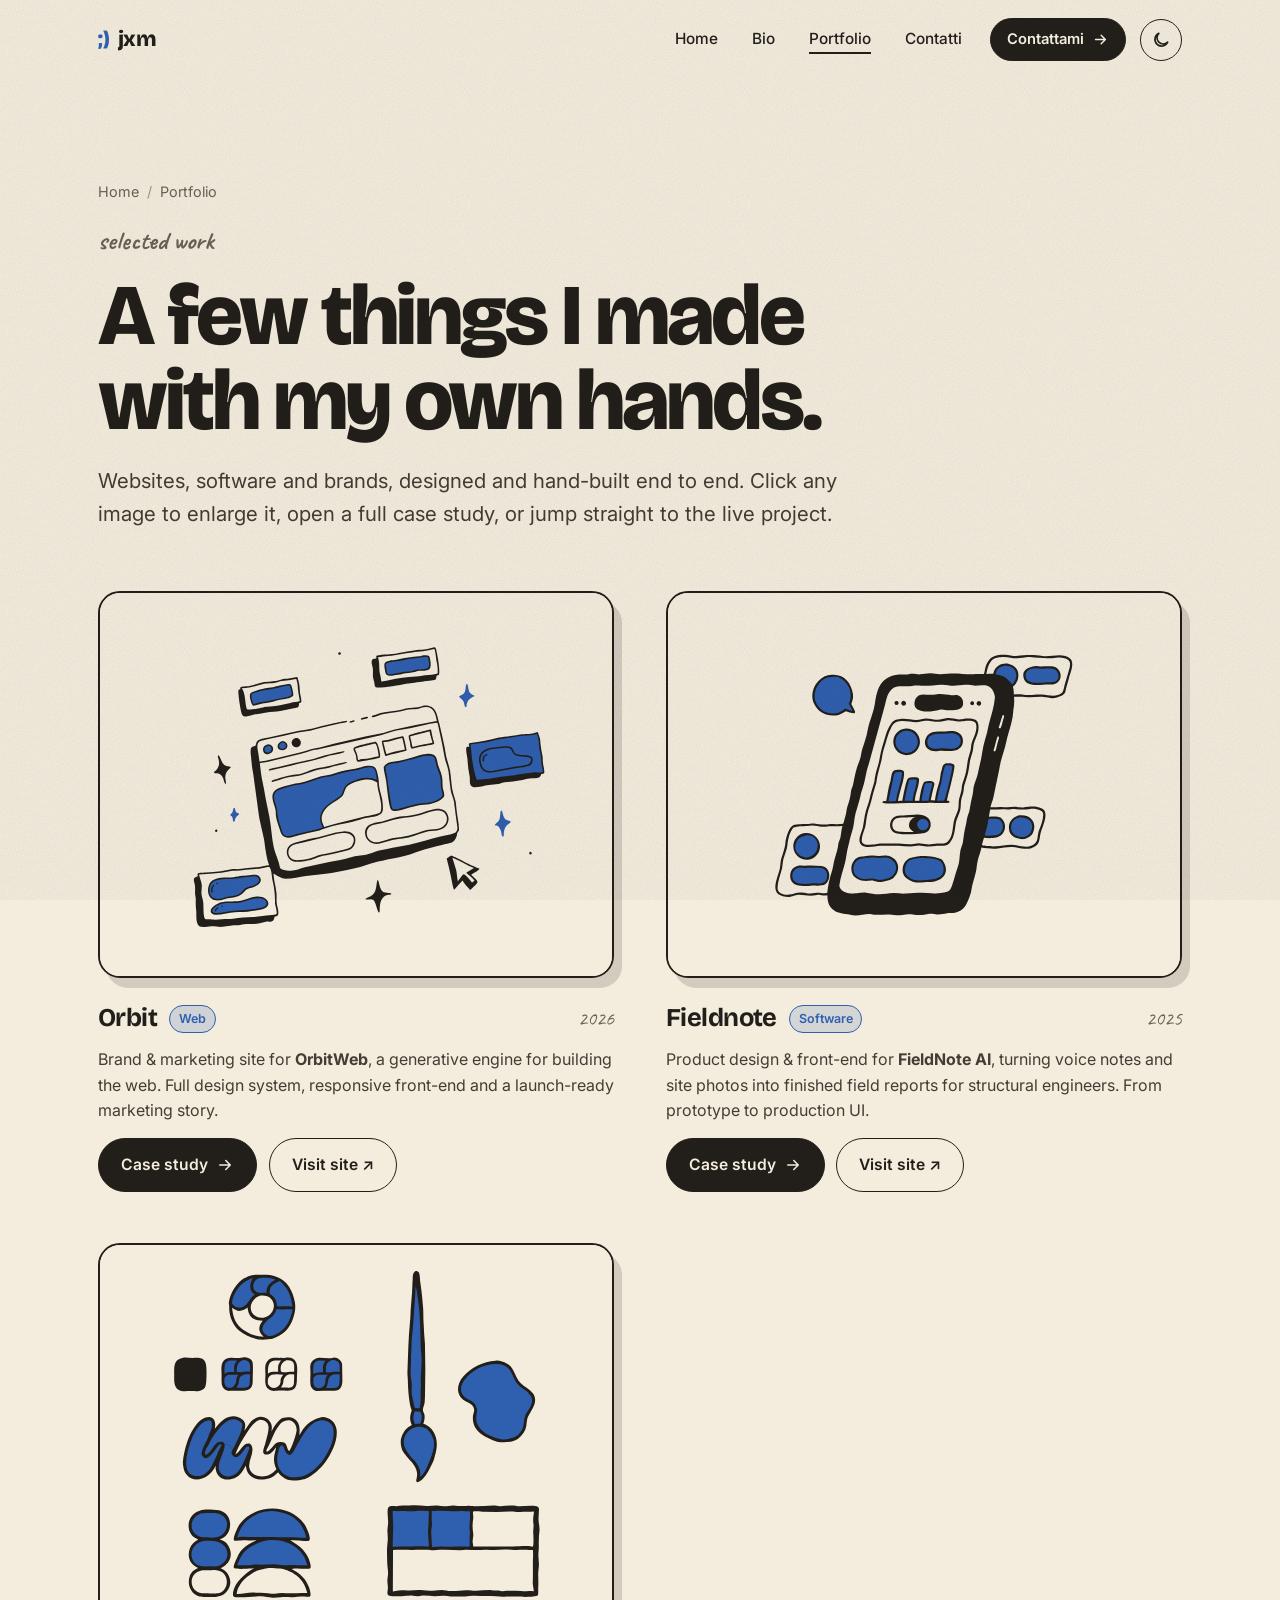
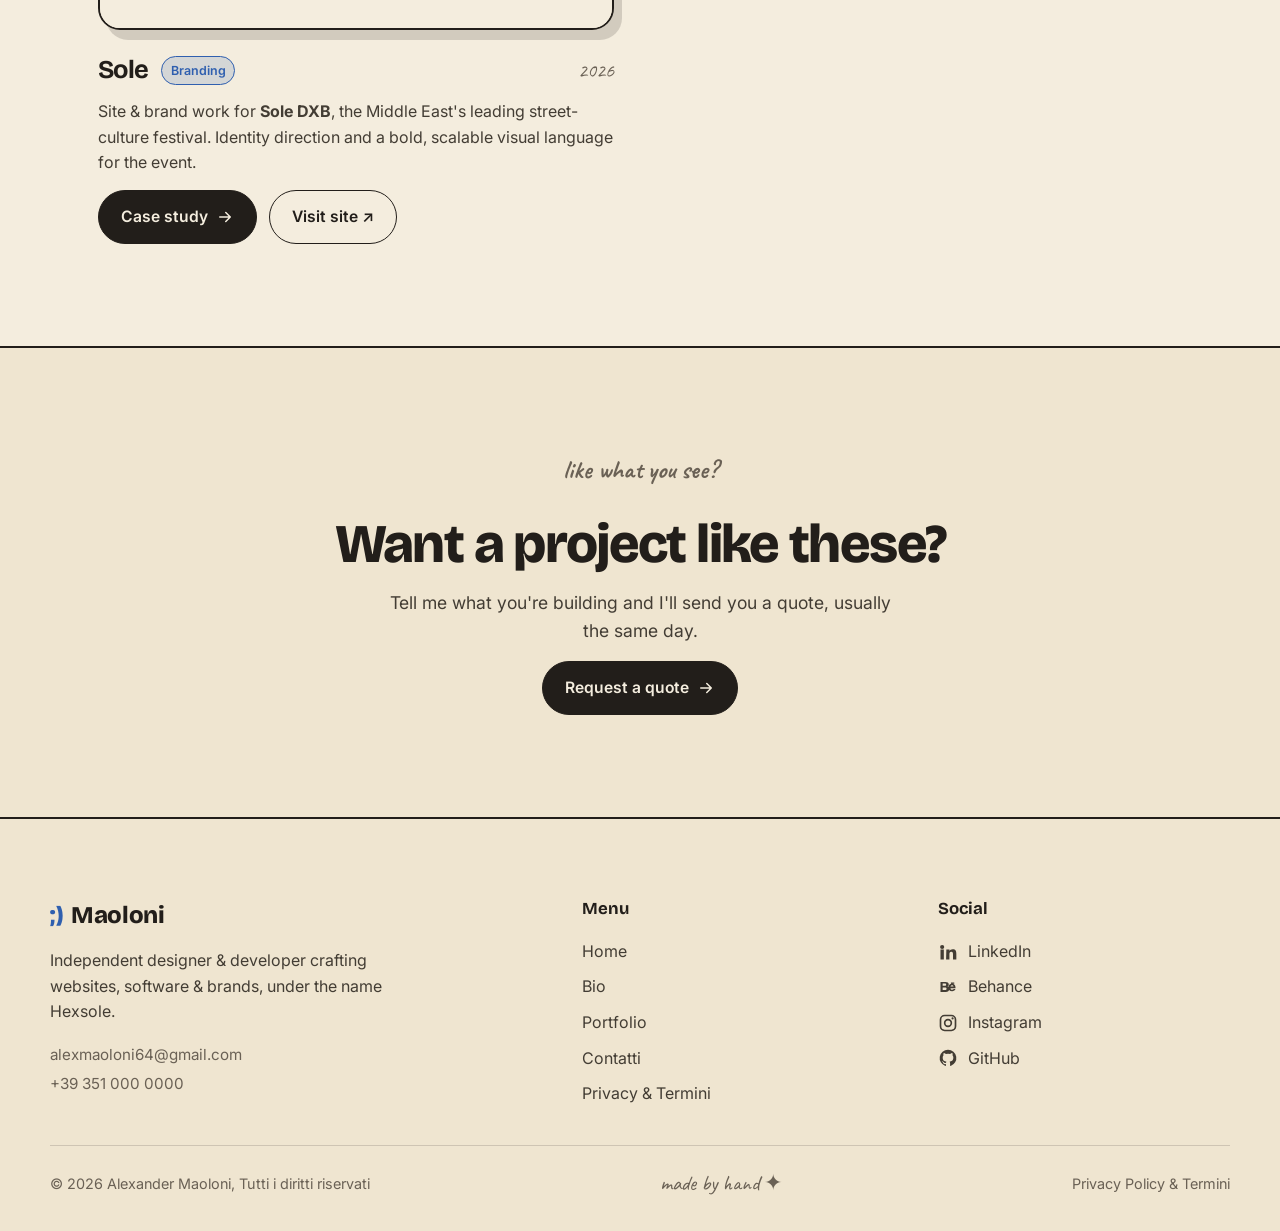
<file: portfolio.html>
<!DOCTYPE html>
<html lang="en">
<head>
  <meta charset="UTF-8" />
  <meta name="viewport" content="width=device-width, initial-scale=1.0" />
  <title>Portfolio, selected work by Alexander Maoloni</title>
  <meta name="description" content="Selected websites, software and branding projects by Alexander Maoloni, from a generative web engine to an AI field-reporting app and a culture festival." />
  <meta name="author" content="Alexander Maoloni" />
  <link rel="icon" type="image/png" href="assets/favicon.png" />
  <meta name="theme-color" content="#F4EDDE" />
  <script src="theme-init.js"></script>

  <meta property="og:title" content="Portfolio, selected work by Alexander Maoloni" />
  <meta property="og:description" content="Websites, software and branding, a few things made by hand." />
  <meta property="og:type" content="website" />
  <meta property="og:image" content="https://janalexandermaoloni.github.io/maoloni-portfolio/assets/work-web.svg" />
  <meta property="og:url" content="https://janalexandermaoloni.github.io/maoloni-portfolio/portfolio.html" />

  <link rel="preconnect" href="https://fonts.googleapis.com" />
  <link rel="preconnect" href="https://fonts.gstatic.com" crossorigin />
  <link href="https://fonts.googleapis.com/css2?family=Bricolage+Grotesque:opsz,wght@12..96,400;12..96,500;12..96,600;12..96,700;12..96,800&family=Caveat:wght@500;600;700&family=Inter:wght@400;500;600&display=swap" rel="stylesheet" />
  <link rel="stylesheet" href="styles.css" />
  <link rel="stylesheet" href="pages.css" />
</head>
<body>
  <div class="grain" aria-hidden="true"></div>
  <div class="scrollbar" aria-hidden="true"><span id="scroll-progress"></span></div>

  <header class="nav" id="nav">
    <div class="nav__inner">
      <a href="index.html" class="brand" aria-label="Alexander Maoloni, home">
        <span class="brand__star" aria-hidden="true">;)</span>
        <span class="brand__name">jxm</span>
      </a>
      <nav class="nav__links" aria-label="Primary">
        <a href="index.html"><span>Home</span></a>
        <a href="bio.html"><span>Bio</span></a>
        <a href="portfolio.html" class="active"><span>Portfolio</span></a>
        <a href="contatti.html"><span>Contatti</span></a>
      </nav>
      <a href="contatti.html" class="btn btn--ink nav__cta">
        Contattami
        <svg viewBox="0 0 24 24" class="arrow" aria-hidden="true"><path d="M5 12h14M13 6l6 6-6 6" fill="none" stroke="currentColor" stroke-width="2" stroke-linecap="round" stroke-linejoin="round"/></svg>
      </a>
      <button class="theme-toggle" id="theme-toggle" aria-label="Switch to light theme" title="Toggle light / dark">
        <svg class="i-sun" viewBox="0 0 24 24" aria-hidden="true"><circle cx="12" cy="12" r="4.4" fill="none" stroke="currentColor" stroke-width="2"/><path d="M12 2v2.6M12 19.4V22M2 12h2.6M19.4 12H22M4.9 4.9l1.9 1.9M17.2 17.2l1.9 1.9M19.1 4.9l-1.9 1.9M6.8 17.2l-1.9 1.9" stroke="currentColor" stroke-width="2" stroke-linecap="round"/></svg>
        <svg class="i-moon" viewBox="0 0 24 24" aria-hidden="true"><path d="M20 14.6A8 8 0 1 1 9.4 4a6.5 6.5 0 0 0 10.6 10.6Z" fill="none" stroke="currentColor" stroke-width="2" stroke-linejoin="round"/></svg>
      </button>
      <button class="nav__burger" id="burger" aria-label="Open menu" aria-expanded="false"><span></span><span></span></button>
    </div>
  </header>

  <main>
    <section class="page-hero">
      <div class="wrap">
        <nav class="breadcrumb reveal" data-reveal aria-label="Breadcrumb"><a href="index.html">Home</a><span>/</span>Portfolio</nav>
        <p class="page-hero__kicker reveal" data-reveal><span class="hand">selected work</span></p>
        <h1 class="page-hero__title reveal" data-reveal>A few things I made<br/>with my own hands.</h1>
        <p class="page-hero__lead reveal" data-reveal>
          Websites, software and brands, designed and hand-built end to end. Click any image to enlarge it,
          open a full case study, or jump straight to the live project.
        </p>
      </div>
    </section>

    <section class="section">
      <div class="wrap">
        <div class="pf-grid">

          <article class="pf-item reveal" data-reveal>
            <figure class="pf-item__media">
              <img data-lightbox src="assets/work-web.svg" alt="Illustration of the OrbitWeb marketing site, browser window with a bold layout" width="1024" height="768" loading="lazy" />
            </figure>
            <div class="pf-item__head">
              <h2>Orbit</h2>
              <span class="project__tag tag--blue">Web</span>
              <span class="pf-item__year">2026</span>
            </div>
            <p>Brand &amp; marketing site for <strong>OrbitWeb</strong>, a generative engine for building the web.
              Full design system, responsive front-end and a launch-ready marketing story.</p>
            <div class="pf-item__links">
              <a class="btn btn--ink" href="lavoro-1.html">Case study <svg viewBox="0 0 24 24" class="arrow" aria-hidden="true"><path d="M5 12h14M13 6l6 6-6 6" fill="none" stroke="currentColor" stroke-width="2" stroke-linecap="round" stroke-linejoin="round"/></svg></a>
              <a class="btn btn--ghost" href="https://www.orbitweb.net" target="_blank" rel="noopener">Visit site ↗</a>
            </div>
          </article>

          <article class="pf-item reveal" data-reveal>
            <figure class="pf-item__media">
              <img data-lightbox src="assets/work-app.svg" alt="Illustration of the FieldNote AI app, smartphone with a clean interface" width="1024" height="768" loading="lazy" />
            </figure>
            <div class="pf-item__head">
              <h2>Fieldnote</h2>
              <span class="project__tag tag--terra">Software</span>
              <span class="pf-item__year">2025</span>
            </div>
            <p>Product design &amp; front-end for <strong>FieldNote AI</strong>, turning voice notes and site
              photos into finished field reports for structural engineers. From prototype to production UI.</p>
            <div class="pf-item__links">
              <a class="btn btn--ink" href="lavoro-2.html">Case study <svg viewBox="0 0 24 24" class="arrow" aria-hidden="true"><path d="M5 12h14M13 6l6 6-6 6" fill="none" stroke="currentColor" stroke-width="2" stroke-linecap="round" stroke-linejoin="round"/></svg></a>
              <a class="btn btn--ghost" href="https://www.fieldsnotesai.com" target="_blank" rel="noopener">Visit site ↗</a>
            </div>
          </article>

          <article class="pf-item reveal" data-reveal>
            <figure class="pf-item__media">
              <img data-lightbox src="assets/work-brand.svg" alt="Illustration of the Sole DXB brand board, logo, swatches and event assets" width="1024" height="768" loading="lazy" />
            </figure>
            <div class="pf-item__head">
              <h2>Sole</h2>
              <span class="project__tag tag--sage">Branding</span>
              <span class="pf-item__year">2026</span>
            </div>
            <p>Site &amp; brand work for <strong>Sole DXB</strong>, the Middle East's leading street-culture
              festival. Identity direction and a bold, scalable visual language for the event.</p>
            <div class="pf-item__links">
              <a class="btn btn--ink" href="lavoro-3.html">Case study <svg viewBox="0 0 24 24" class="arrow" aria-hidden="true"><path d="M5 12h14M13 6l6 6-6 6" fill="none" stroke="currentColor" stroke-width="2" stroke-linecap="round" stroke-linejoin="round"/></svg></a>
              <a class="btn btn--ghost" href="https://sole.digital" target="_blank" rel="noopener">Visit site ↗</a>
            </div>
          </article>

        </div>
      </div>
    </section>

    <section class="cta-band section">
      <div class="wrap cta-band__inner">
        <p class="eyebrow eyebrow--center reveal" data-reveal><span class="hand">like what you see?</span></p>
        <h2 class="reveal" data-reveal>Want a project like these?</h2>
        <p class="reveal" data-reveal>Tell me what you're building and I'll send you a quote, usually the same day.</p>
        <a href="contatti.html" class="btn btn--ink reveal" data-reveal>
          Request a quote
          <svg viewBox="0 0 24 24" class="arrow" aria-hidden="true"><path d="M5 12h14M13 6l6 6-6 6" fill="none" stroke="currentColor" stroke-width="2" stroke-linecap="round" stroke-linejoin="round"/></svg>
        </a>
      </div>
    </section>
  </main>

  <footer class="site-footer">
    <div class="wrap site-footer__grid">
      <div class="site-footer__brand">
        <span class="brand"><span class="brand__star" aria-hidden="true">;)</span> Maoloni</span>
        <p class="site-footer__tag">Independent designer &amp; developer crafting websites, software &amp; brands, under the name Hexsole.</p>
        <p class="site-footer__contact"><a href="mailto:alexmaoloni64@gmail.com">alexmaoloni64@gmail.com</a><br/><a href="tel:+393510000000">+39 351 000 0000</a></p>
      </div>
      <div>
        <h4>Menu</h4>
        <nav class="site-footer__nav" aria-label="Footer navigation">
          <a href="index.html">Home</a>
          <a href="bio.html">Bio</a>
          <a href="portfolio.html">Portfolio</a>
          <a href="contatti.html">Contatti</a>
          <a href="privacy.html">Privacy &amp; Termini</a>
        </nav>
      </div>
      <div>
        <h4>Social</h4>
        <div class="site-footer__social">
          <a href="https://www.linkedin.com/" target="_blank" rel="noopener"><svg viewBox="0 0 24 24" aria-hidden="true"><path d="M4.98 3.5A2.5 2.5 0 1 0 5 8.5a2.5 2.5 0 0 0 0-5ZM3 9h4v12H3zM10 9h3.8v1.7h.05c.53-1 1.83-2.05 3.77-2.05C21.4 8.65 22 11 22 14.1V21h-4v-6.1c0-1.45-.03-3.3-2-3.3-2 0-2.3 1.57-2.3 3.2V21h-4z" fill="currentColor"/></svg> LinkedIn</a>
          <a href="https://www.behance.net/" target="_blank" rel="noopener"><svg viewBox="0 0 24 24" aria-hidden="true"><path d="M9 6H3v12h6.3c2.4 0 4.2-1.2 4.2-3.5 0-1.6-.9-2.6-2.2-3 .9-.4 1.6-1.3 1.6-2.6C12.9 6.9 11.2 6 9 6Zm-.4 9.7H5.6v-3h3c1 0 1.7.5 1.7 1.5s-.7 1.5-1.7 1.5Zm-.2-5.1H5.6V7.9h2.7c.9 0 1.5.4 1.5 1.3s-.6 1.4-1.4 1.4ZM21 12.6c0-2.6-1.5-4.6-4.2-4.6-2.6 0-4.4 2-4.4 4.6 0 2.7 1.7 4.5 4.5 4.5 2.1 0 3.6-1 4-2.6h-2.1c-.3.6-.9.9-1.8.9-1.1 0-1.9-.7-2-1.9H21zM15 11.5c.2-1 .9-1.7 1.9-1.7s1.6.7 1.7 1.7zM15.5 6.5h4V8h-4z" fill="currentColor"/></svg> Behance</a>
          <a href="https://www.instagram.com/" target="_blank" rel="noopener"><svg viewBox="0 0 24 24" aria-hidden="true"><rect x="3" y="3" width="18" height="18" rx="5" fill="none" stroke="currentColor" stroke-width="2"/><circle cx="12" cy="12" r="4" fill="none" stroke="currentColor" stroke-width="2"/><circle cx="17.5" cy="6.5" r="1.3" fill="currentColor"/></svg> Instagram</a>
          <a href="https://github.com/" target="_blank" rel="noopener"><svg viewBox="0 0 24 24" aria-hidden="true"><path d="M12 2a10 10 0 0 0-3.16 19.49c.5.09.68-.22.68-.48v-1.7c-2.78.6-3.37-1.34-3.37-1.34-.45-1.16-1.1-1.47-1.1-1.47-.9-.62.07-.6.07-.6 1 .07 1.53 1.03 1.53 1.03.9 1.53 2.34 1.09 2.91.83.09-.65.35-1.09.63-1.34-2.22-.25-4.55-1.11-4.55-4.94 0-1.09.39-1.98 1.03-2.68-.1-.25-.45-1.27.1-2.65 0 0 .84-.27 2.75 1.02a9.5 9.5 0 0 1 5 0c1.91-1.29 2.75-1.02 2.75-1.02.55 1.38.2 2.4.1 2.65.64.7 1.03 1.59 1.03 2.68 0 3.84-2.34 4.68-4.57 4.93.36.31.68.92.68 1.85v2.74c0 .27.18.58.69.48A10 10 0 0 0 12 2Z" fill="currentColor"/></svg> GitHub</a>
        </div>
      </div>
    </div>
    <div class="wrap site-footer__bottom">
      <span>© 2026 Alexander Maoloni, Tutti i diritti riservati</span>
      <span class="site-footer__hand">made by hand ✦</span>
      <a href="privacy.html">Privacy Policy &amp; Termini</a>
    </div>
  </footer>

  <script src="nav.js"></script>
  <script src="features.js"></script>
</body>
</html>
</file>
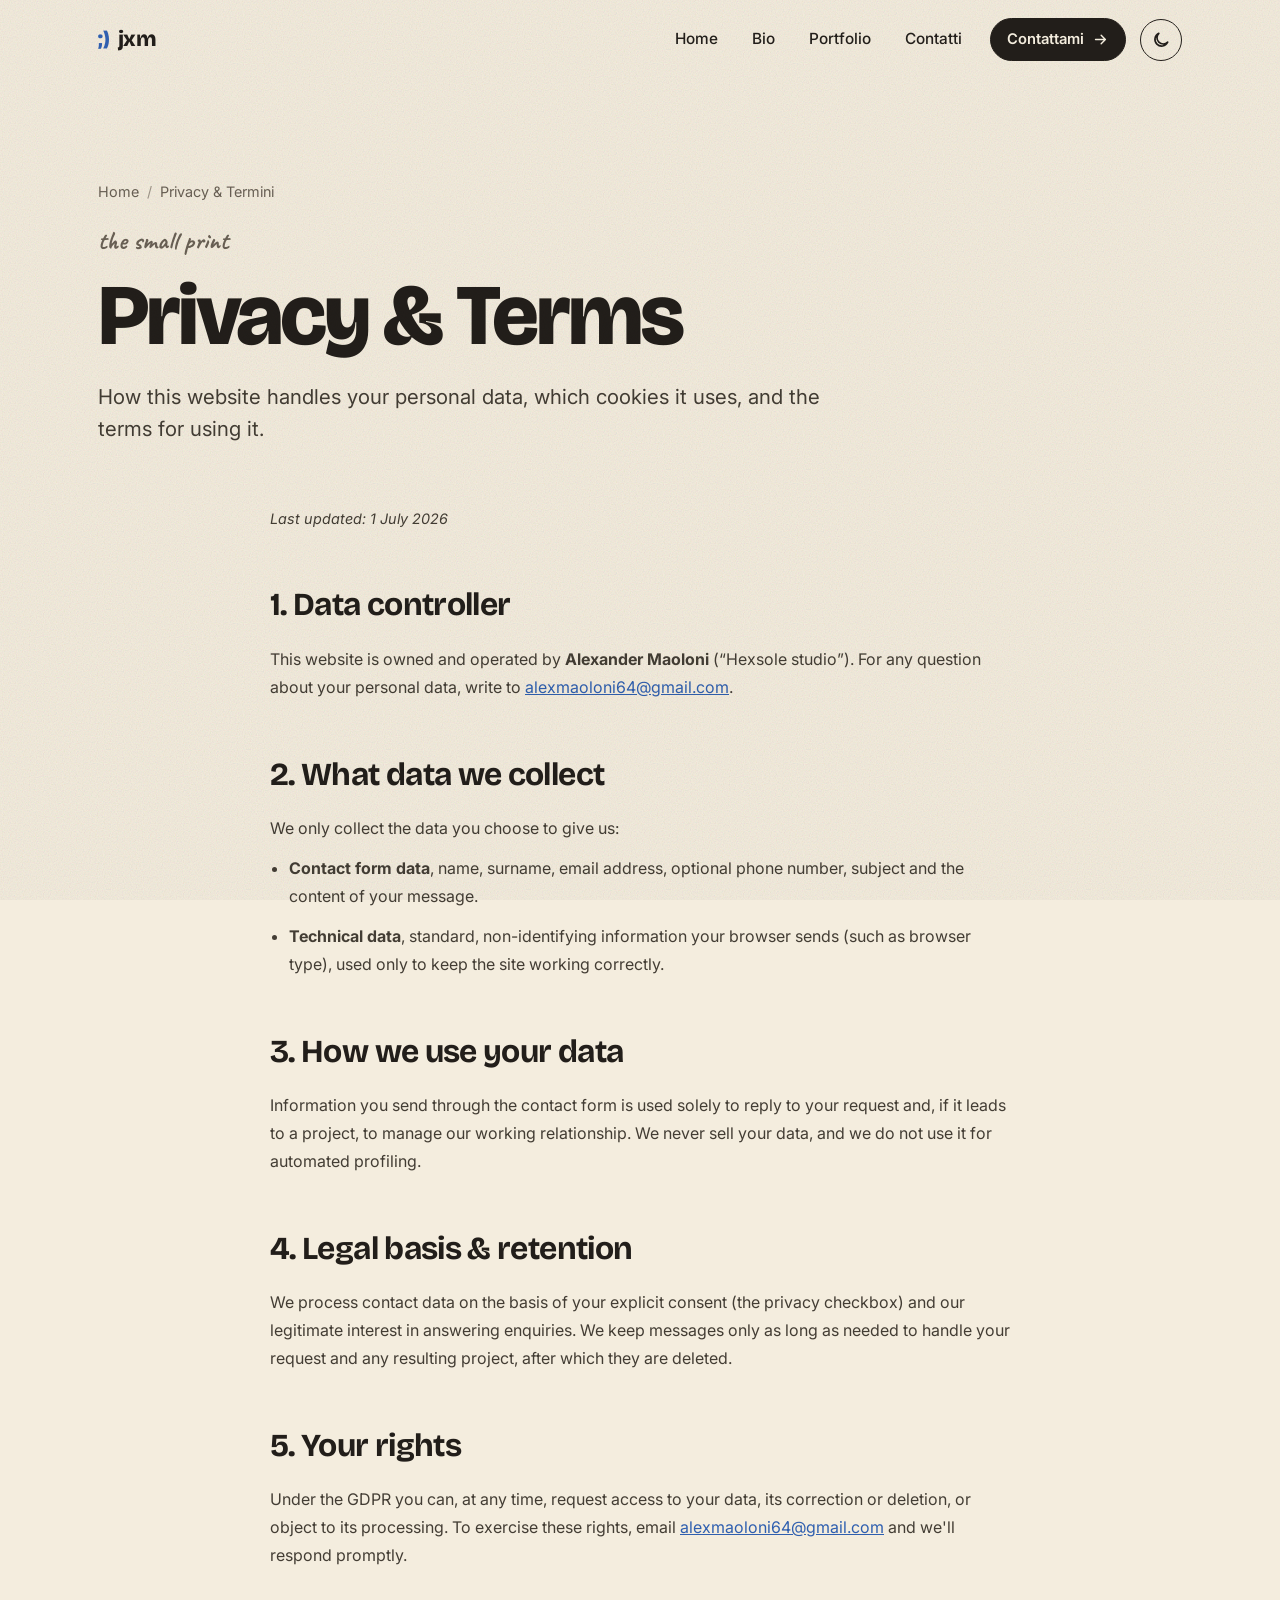
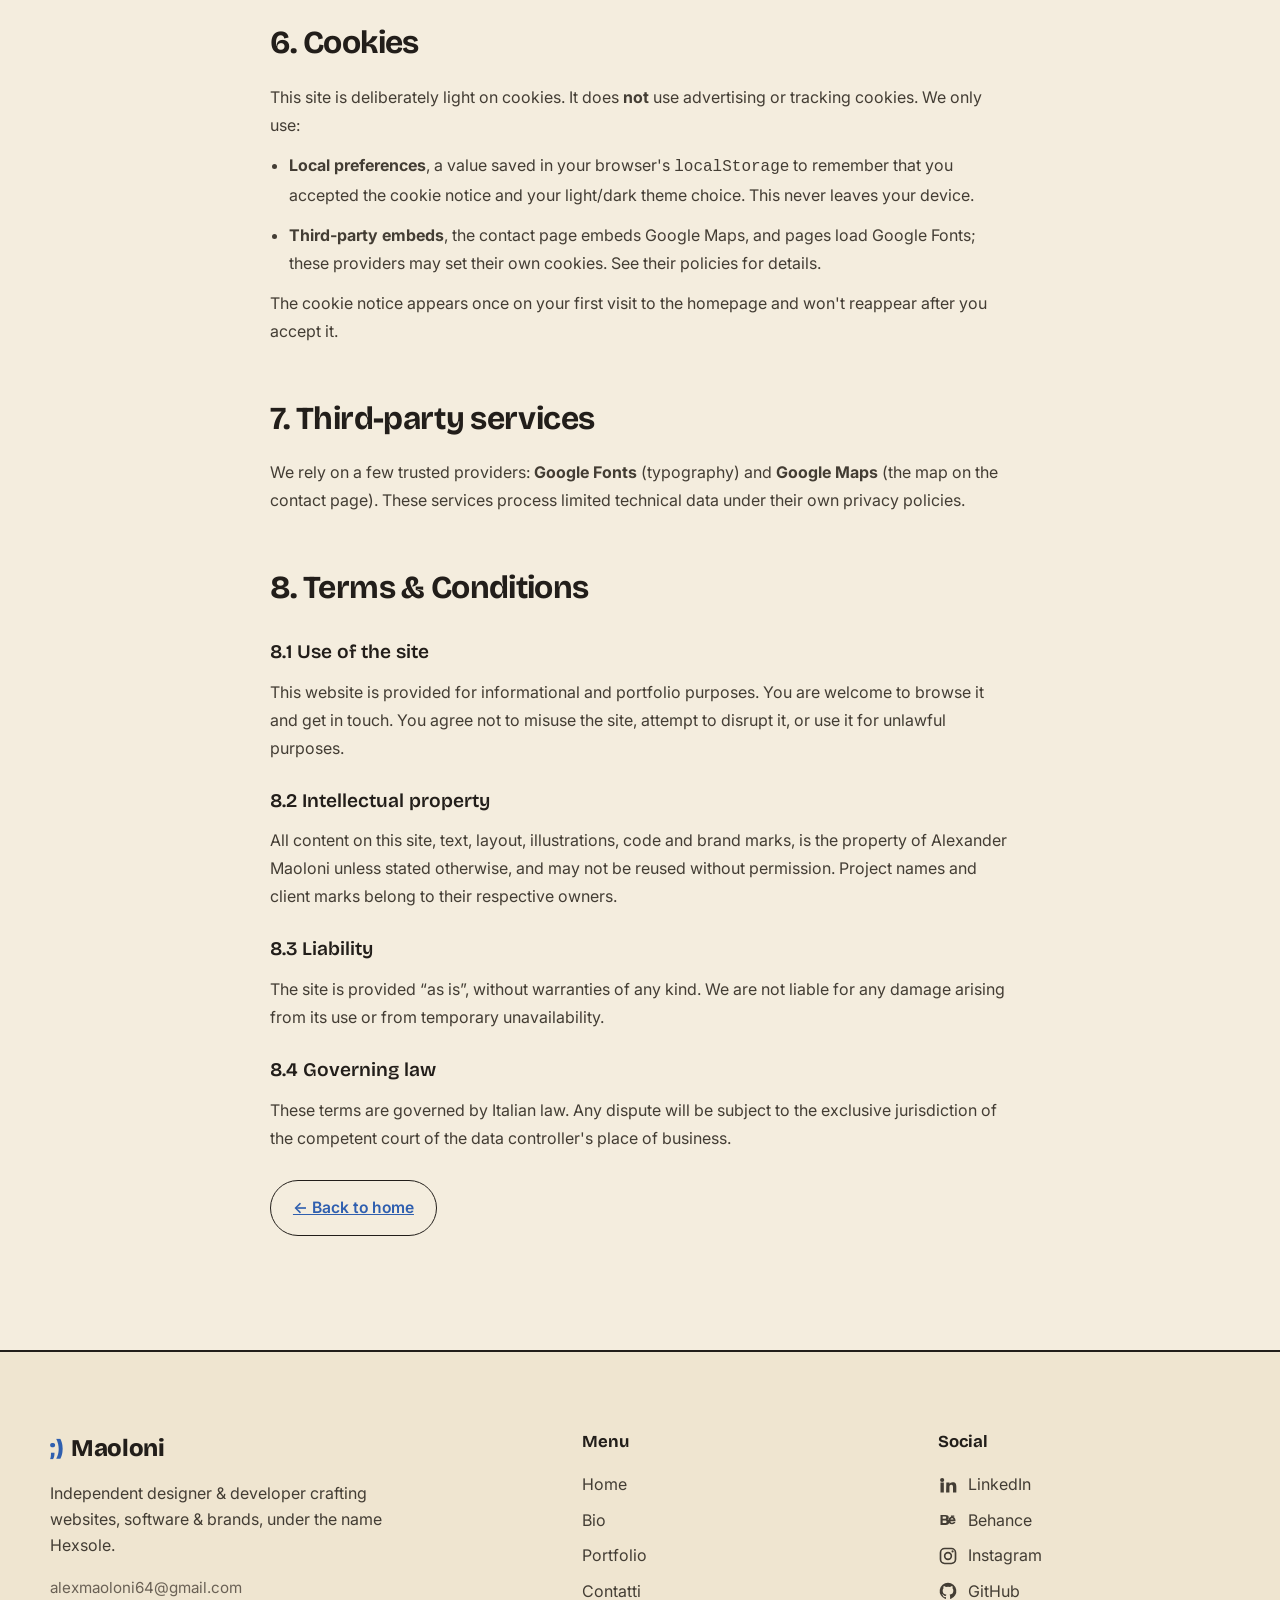
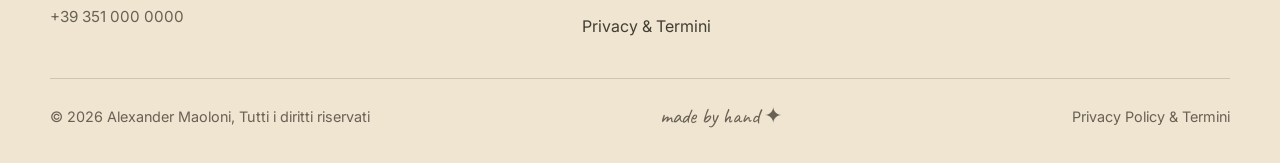
<file: privacy.html>
<!DOCTYPE html>
<html lang="en">
<head>
  <meta charset="UTF-8" />
  <meta name="viewport" content="width=device-width, initial-scale=1.0" />
  <title>Privacy Policy &amp; Terms, Maoloni</title>
  <meta name="description" content="Privacy policy, cookie information and terms &amp; conditions for the Alexander Maoloni / Hexsole studio website, how your personal data is handled." />
  <meta name="author" content="Alexander Maoloni" />
  <link rel="icon" type="image/png" href="assets/favicon.png" />
  <meta name="theme-color" content="#F4EDDE" />
  <script src="theme-init.js"></script>

  <meta property="og:title" content="Privacy Policy &amp; Terms, Maoloni" />
  <meta property="og:description" content="How your personal data is handled, cookie info and terms of use." />
  <meta property="og:type" content="website" />
  <meta property="og:image" content="https://janalexandermaoloni.github.io/maoloni-portfolio/assets/favicon.png" />
  <meta property="og:url" content="https://janalexandermaoloni.github.io/maoloni-portfolio/privacy.html" />

  <link rel="preconnect" href="https://fonts.googleapis.com" />
  <link rel="preconnect" href="https://fonts.gstatic.com" crossorigin />
  <link href="https://fonts.googleapis.com/css2?family=Bricolage+Grotesque:opsz,wght@12..96,400;12..96,500;12..96,600;12..96,700;12..96,800&family=Caveat:wght@500;600;700&family=Inter:wght@400;500;600&display=swap" rel="stylesheet" />
  <link rel="stylesheet" href="styles.css" />
  <link rel="stylesheet" href="pages.css" />
</head>
<body>
  <div class="grain" aria-hidden="true"></div>
  <div class="scrollbar" aria-hidden="true"><span id="scroll-progress"></span></div>

  <header class="nav" id="nav">
    <div class="nav__inner">
      <a href="index.html" class="brand" aria-label="Alexander Maoloni, home">
        <span class="brand__star" aria-hidden="true">;)</span>
        <span class="brand__name">jxm</span>
      </a>
      <nav class="nav__links" aria-label="Primary">
        <a href="index.html"><span>Home</span></a>
        <a href="bio.html"><span>Bio</span></a>
        <a href="portfolio.html"><span>Portfolio</span></a>
        <a href="contatti.html"><span>Contatti</span></a>
      </nav>
      <a href="contatti.html" class="btn btn--ink nav__cta">
        Contattami
        <svg viewBox="0 0 24 24" class="arrow" aria-hidden="true"><path d="M5 12h14M13 6l6 6-6 6" fill="none" stroke="currentColor" stroke-width="2" stroke-linecap="round" stroke-linejoin="round"/></svg>
      </a>
      <button class="theme-toggle" id="theme-toggle" aria-label="Switch to light theme" title="Toggle light / dark">
        <svg class="i-sun" viewBox="0 0 24 24" aria-hidden="true"><circle cx="12" cy="12" r="4.4" fill="none" stroke="currentColor" stroke-width="2"/><path d="M12 2v2.6M12 19.4V22M2 12h2.6M19.4 12H22M4.9 4.9l1.9 1.9M17.2 17.2l1.9 1.9M19.1 4.9l-1.9 1.9M6.8 17.2l-1.9 1.9" stroke="currentColor" stroke-width="2" stroke-linecap="round"/></svg>
        <svg class="i-moon" viewBox="0 0 24 24" aria-hidden="true"><path d="M20 14.6A8 8 0 1 1 9.4 4a6.5 6.5 0 0 0 10.6 10.6Z" fill="none" stroke="currentColor" stroke-width="2" stroke-linejoin="round"/></svg>
      </button>
      <button class="nav__burger" id="burger" aria-label="Open menu" aria-expanded="false"><span></span><span></span></button>
    </div>
  </header>

  <main>
    <section class="page-hero">
      <div class="wrap">
        <nav class="breadcrumb reveal" data-reveal aria-label="Breadcrumb"><a href="index.html">Home</a><span>/</span>Privacy &amp; Termini</nav>
        <p class="page-hero__kicker reveal" data-reveal><span class="hand">the small print</span></p>
        <h1 class="page-hero__title reveal" data-reveal>Privacy &amp; Terms</h1>
        <p class="page-hero__lead reveal" data-reveal>How this website handles your personal data, which cookies it uses, and the terms for using it.</p>
      </div>
    </section>

    <section class="section">
      <div class="wrap">
        <div class="legal reveal" data-reveal>
          <p class="legal__updated">Last updated: 1 July 2026</p>

          <h2>1. Data controller</h2>
          <p>This website is owned and operated by <strong>Alexander Maoloni</strong> (“Hexsole studio”). For any
            question about your personal data, write to
            <a href="mailto:alexmaoloni64@gmail.com">alexmaoloni64@gmail.com</a>.</p>

          <h2>2. What data we collect</h2>
          <p>We only collect the data you choose to give us:</p>
          <ul>
            <li><strong>Contact form data</strong>, name, surname, email address, optional phone number, subject
              and the content of your message.</li>
            <li><strong>Technical data</strong>, standard, non-identifying information your browser sends (such as
              browser type), used only to keep the site working correctly.</li>
          </ul>

          <h2>3. How we use your data</h2>
          <p>Information you send through the contact form is used solely to reply to your request and, if it leads
            to a project, to manage our working relationship. We never sell your data, and we do not use it for
            automated profiling.</p>

          <h2>4. Legal basis &amp; retention</h2>
          <p>We process contact data on the basis of your explicit consent (the privacy checkbox) and our
            legitimate interest in answering enquiries. We keep messages only as long as needed to handle your
            request and any resulting project, after which they are deleted.</p>

          <h2>5. Your rights</h2>
          <p>Under the GDPR you can, at any time, request access to your data, its correction or deletion, or
            object to its processing. To exercise these rights, email
            <a href="mailto:alexmaoloni64@gmail.com">alexmaoloni64@gmail.com</a> and we'll respond promptly.</p>

          <h2>6. Cookies</h2>
          <p>This site is deliberately light on cookies. It does <strong>not</strong> use advertising or tracking
            cookies. We only use:</p>
          <ul>
            <li><strong>Local preferences</strong>, a value saved in your browser's <code>localStorage</code> to
              remember that you accepted the cookie notice and your light/dark theme choice. This never leaves your
              device.</li>
            <li><strong>Third-party embeds</strong>, the contact page embeds Google Maps, and pages load Google
              Fonts; these providers may set their own cookies. See their policies for details.</li>
          </ul>
          <p>The cookie notice appears once on your first visit to the homepage and won't reappear after you accept
            it.</p>

          <h2>7. Third-party services</h2>
          <p>We rely on a few trusted providers: <strong>Google Fonts</strong> (typography) and
            <strong>Google Maps</strong> (the map on the contact page). These services process limited technical
            data under their own privacy policies.</p>

          <h2>8. Terms &amp; Conditions</h2>
          <h3>8.1 Use of the site</h3>
          <p>This website is provided for informational and portfolio purposes. You are welcome to browse it and
            get in touch. You agree not to misuse the site, attempt to disrupt it, or use it for unlawful purposes.</p>
          <h3>8.2 Intellectual property</h3>
          <p>All content on this site, text, layout, illustrations, code and brand marks, is the property of
            Alexander Maoloni unless stated otherwise, and may not be reused without permission. Project names and
            client marks belong to their respective owners.</p>
          <h3>8.3 Liability</h3>
          <p>The site is provided “as is”, without warranties of any kind. We are not liable for any damage arising
            from its use or from temporary unavailability.</p>
          <h3>8.4 Governing law</h3>
          <p>These terms are governed by Italian law. Any dispute will be subject to the exclusive jurisdiction of
            the competent court of the data controller's place of business.</p>

          <p class="mt-lg"><a class="btn btn--ghost" href="index.html">← Back to home</a></p>
        </div>
      </div>
    </section>
  </main>

  <footer class="site-footer">
    <div class="wrap site-footer__grid">
      <div class="site-footer__brand">
        <span class="brand"><span class="brand__star" aria-hidden="true">;)</span> Maoloni</span>
        <p class="site-footer__tag">Independent designer &amp; developer crafting websites, software &amp; brands, under the name Hexsole.</p>
        <p class="site-footer__contact"><a href="mailto:alexmaoloni64@gmail.com">alexmaoloni64@gmail.com</a><br/><a href="tel:+393510000000">+39 351 000 0000</a></p>
      </div>
      <div>
        <h4>Menu</h4>
        <nav class="site-footer__nav" aria-label="Footer navigation">
          <a href="index.html">Home</a>
          <a href="bio.html">Bio</a>
          <a href="portfolio.html">Portfolio</a>
          <a href="contatti.html">Contatti</a>
          <a href="privacy.html">Privacy &amp; Termini</a>
        </nav>
      </div>
      <div>
        <h4>Social</h4>
        <div class="site-footer__social">
          <a href="https://www.linkedin.com/" target="_blank" rel="noopener"><svg viewBox="0 0 24 24" aria-hidden="true"><path d="M4.98 3.5A2.5 2.5 0 1 0 5 8.5a2.5 2.5 0 0 0 0-5ZM3 9h4v12H3zM10 9h3.8v1.7h.05c.53-1 1.83-2.05 3.77-2.05C21.4 8.65 22 11 22 14.1V21h-4v-6.1c0-1.45-.03-3.3-2-3.3-2 0-2.3 1.57-2.3 3.2V21h-4z" fill="currentColor"/></svg> LinkedIn</a>
          <a href="https://www.behance.net/" target="_blank" rel="noopener"><svg viewBox="0 0 24 24" aria-hidden="true"><path d="M9 6H3v12h6.3c2.4 0 4.2-1.2 4.2-3.5 0-1.6-.9-2.6-2.2-3 .9-.4 1.6-1.3 1.6-2.6C12.9 6.9 11.2 6 9 6Zm-.4 9.7H5.6v-3h3c1 0 1.7.5 1.7 1.5s-.7 1.5-1.7 1.5Zm-.2-5.1H5.6V7.9h2.7c.9 0 1.5.4 1.5 1.3s-.6 1.4-1.4 1.4ZM21 12.6c0-2.6-1.5-4.6-4.2-4.6-2.6 0-4.4 2-4.4 4.6 0 2.7 1.7 4.5 4.5 4.5 2.1 0 3.6-1 4-2.6h-2.1c-.3.6-.9.9-1.8.9-1.1 0-1.9-.7-2-1.9H21zM15 11.5c.2-1 .9-1.7 1.9-1.7s1.6.7 1.7 1.7zM15.5 6.5h4V8h-4z" fill="currentColor"/></svg> Behance</a>
          <a href="https://www.instagram.com/" target="_blank" rel="noopener"><svg viewBox="0 0 24 24" aria-hidden="true"><rect x="3" y="3" width="18" height="18" rx="5" fill="none" stroke="currentColor" stroke-width="2"/><circle cx="12" cy="12" r="4" fill="none" stroke="currentColor" stroke-width="2"/><circle cx="17.5" cy="6.5" r="1.3" fill="currentColor"/></svg> Instagram</a>
          <a href="https://github.com/" target="_blank" rel="noopener"><svg viewBox="0 0 24 24" aria-hidden="true"><path d="M12 2a10 10 0 0 0-3.16 19.49c.5.09.68-.22.68-.48v-1.7c-2.78.6-3.37-1.34-3.37-1.34-.45-1.16-1.1-1.47-1.1-1.47-.9-.62.07-.6.07-.6 1 .07 1.53 1.03 1.53 1.03.9 1.53 2.34 1.09 2.91.83.09-.65.35-1.09.63-1.34-2.22-.25-4.55-1.11-4.55-4.94 0-1.09.39-1.98 1.03-2.68-.1-.25-.45-1.27.1-2.65 0 0 .84-.27 2.75 1.02a9.5 9.5 0 0 1 5 0c1.91-1.29 2.75-1.02 2.75-1.02.55 1.38.2 2.4.1 2.65.64.7 1.03 1.59 1.03 2.68 0 3.84-2.34 4.68-4.57 4.93.36.31.68.92.68 1.85v2.74c0 .27.18.58.69.48A10 10 0 0 0 12 2Z" fill="currentColor"/></svg> GitHub</a>
        </div>
      </div>
    </div>
    <div class="wrap site-footer__bottom">
      <span>© 2026 Alexander Maoloni, Tutti i diritti riservati</span>
      <span class="site-footer__hand">made by hand ✦</span>
      <a href="privacy.html">Privacy Policy &amp; Termini</a>
    </div>
  </footer>

  <script src="nav.js"></script>
  <script src="features.js"></script>
</body>
</html>
</file>
<file: styles.css>
/* =========================================================
   Alexander Maoloni — portfolio
   Handmade editorial aesthetic (inspired by daily-rituals)
   Dark theme by default · light theme via toggle
   Fluid hover motion everywhere (shadows ease in, no snap)
   ========================================================= */

:root{
  /* ---- fixed brand accents (same in both themes) ---- */
  --blue:#2F5FAF;
  --terra:#2F5FAF;
  --ochre:#2F5FAF;
  --sage:#2F5FAF;

  /* ---- type / layout ---- */
  --serif:"Bricolage Grotesque",system-ui,sans-serif;
  --sans:"Inter",system-ui,sans-serif;
  --hand:"Caveat",cursive;
  --wrap:1180px;
  --radius:22px;
  --ease:cubic-bezier(.22,.68,.14,1);

  /* ---- motion timings (fluid) ---- */
  --t-fast:.45s;   /* small color/opacity shifts */
  --t:.65s;        /* general hover transforms  */
  --t-slow:.9s;    /* hard-shadow reveals, big lifts */
  --t-img:1s;      /* image zooms */

  /* =========================================================
     DARK THEME  (default)
     ========================================================= */
  --bg:#1B1712;
  --surface:#241F1A;
  --surface-alt:#201C16;
  --text:#F3ECDD;
  --text-body:#C9BFAD;
  --text-soft:#A99F8C;
  --border:rgba(243,236,221,.15);
  --border-strong:rgba(243,236,221,.30);
  --outline:#EAE1CF;
  --shadow:rgba(0,0,0,.55);
  --shadow-soft:rgba(0,0,0,.42);
  --btn-bg:#F3ECDD;
  --btn-text:#1B1712;
  --marquee-bg:#EAE1CF;
  --marquee-text:#1B1712;
  --nav-bg:rgba(27,23,18,.80);
  --grain-blend:soft-light;
  --grain-opacity:.5;
}

[data-theme="light"]{
  --bg:#F4EDDE;
  --surface:#EFE5D0;
  --surface-alt:#EFE5D0;
  --text:#221E1A;
  --text-body:#433D34;
  --text-soft:#6A6155;
  --border:rgba(34,30,26,.16);
  --border-strong:rgba(34,30,26,.30);
  --outline:#221E1A;
  --shadow:rgba(34,30,26,.9);
  --shadow-soft:rgba(34,30,26,.16);
  --btn-bg:#221E1A;
  --btn-text:#F4EDDE;
  --marquee-bg:#221E1A;
  --marquee-text:#F4EDDE;
  --nav-bg:rgba(244,237,222,.82);
  --grain-blend:multiply;
  --grain-opacity:.42;
}

/* ---------- reset ---------- */
*{box-sizing:border-box;margin:0;padding:0}
html{scroll-behavior:smooth;-webkit-text-size-adjust:100%}
body{
  font-family:var(--sans);
  background:var(--bg);
  color:var(--text);
  line-height:1.6;
  font-size:clamp(16px,1.05vw,18px);
  overflow-x:hidden;
  -webkit-font-smoothing:antialiased;
  transition:background-color var(--t) var(--ease),color var(--t) var(--ease);
}
img{display:block;max-width:100%;height:auto}
a{color:inherit;text-decoration:none}
ul,ol{list-style:none}
::selection{background:var(--ochre);color:#221E1A}

.wrap{width:100%;max-width:var(--wrap);margin:0 auto;padding:0 clamp(20px,5vw,48px)}
.section{padding:clamp(56px,8vw,108px) 0}

/* smooth crossfade only during a theme switch */
html.theming,html.theming *{
  transition:background-color var(--t) var(--ease),color var(--t) var(--ease),
             border-color var(--t) var(--ease),box-shadow var(--t) var(--ease),fill var(--t) var(--ease)!important;
}

/* ---------- paper grain ---------- */
.grain{
  position:fixed;inset:0;z-index:8;pointer-events:none;
  opacity:var(--grain-opacity);mix-blend-mode:var(--grain-blend);
  transition:opacity var(--t) var(--ease);
  background-image:url("data:image/svg+xml,%3Csvg xmlns='http://www.w3.org/2000/svg' width='140' height='140'%3E%3Cfilter id='n'%3E%3CfeTurbulence type='fractalNoise' baseFrequency='0.85' numOctaves='2' stitchTiles='stitch'/%3E%3C/filter%3E%3Crect width='100%25' height='100%25' filter='url(%23n)' opacity='0.5'/%3E%3C/svg%3E");
}

/* ---------- scroll progress ---------- */
.scrollbar{position:fixed;top:0;left:0;right:0;height:3px;z-index:80;background:transparent}
.scrollbar span{display:block;height:100%;width:0;background:var(--terra);transition:width .12s linear}

/* =========================================================
   BUTTONS  (base transparent shadow → fluid reveal)
   ========================================================= */
.btn{
  display:inline-flex;align-items:center;gap:.5em;
  font-family:var(--sans);font-weight:600;font-size:.98rem;
  padding:.85em 1.4em;border-radius:999px;
  border:1.5px solid var(--outline);
  background:transparent;color:var(--text);
  box-shadow:0 0 0 0 transparent;
  will-change:transform;cursor:pointer;
  transition:transform var(--t) var(--ease),background var(--t) var(--ease),
             color var(--t) var(--ease),box-shadow var(--t-slow) var(--ease),border-color var(--t) var(--ease);
}
.btn .arrow{width:1.15em;height:1.15em;transition:transform var(--t) var(--ease)}
.btn--ink{background:var(--btn-bg);color:var(--btn-text);border-color:var(--btn-bg)}
.btn--ink:hover{transform:translateY(-3px);box-shadow:7px 9px 0 var(--terra)}
.btn--ink:hover .arrow{transform:translate(4px,0)}
.btn--ghost:hover{background:var(--text);color:var(--bg);border-color:var(--text);transform:translateY(-3px);box-shadow:7px 9px 0 var(--blue)}
.btn--big{
  background:var(--btn-bg);color:var(--btn-text);border-color:var(--btn-bg);
  font-family:var(--serif);font-weight:600;
  font-size:clamp(1.1rem,3vw,1.9rem);
  padding:.7em 1.1em;border-radius:999px;margin-top:8px;
}
.btn--big:hover{transform:translateY(-4px) rotate(-1deg);box-shadow:10px 12px 0 var(--ochre)}
.btn--big:hover .arrow{transform:translate(5px,0)}

/* =========================================================
   NAV
   ========================================================= */
.nav{position:fixed;top:0;left:0;right:0;z-index:70;transition:padding .4s var(--ease)}
.nav__inner{
  max-width:var(--wrap);margin:0 auto;
  padding:18px clamp(20px,5vw,48px);
  display:flex;align-items:center;gap:14px;
  transition:all .5s var(--ease);
}
.nav--scrolled .nav__inner{
  margin-top:10px;padding:10px 12px 10px 22px;
  background:var(--nav-bg);backdrop-filter:blur(12px) saturate(1.2);
  border:1px solid var(--border);border-radius:999px;
  box-shadow:0 10px 30px rgba(0,0,0,.18);
  max-width:calc(var(--wrap) - 40px);
}
.brand{display:flex;align-items:center;gap:.4em;font-family:var(--serif);font-weight:800;font-size:1.35rem;letter-spacing:-.02em;margin-right:auto;transition:transform var(--t) var(--ease)}
.brand:hover{transform:translateY(-2px)}
.brand__star{color:var(--terra);display:inline-block;font-weight:800}
.nav__links{display:flex;gap:6px}
.nav__links a{position:relative;padding:8px 14px;border-radius:999px;font-weight:500;font-size:.96rem;transition:background var(--t) var(--ease),color var(--t) var(--ease)}
.nav__links a span{position:relative}
.nav__links a::after{content:"";position:absolute;left:14px;right:14px;bottom:6px;height:2px;background:var(--text);transform:scaleX(0);transform-origin:left;transition:transform var(--t) var(--ease)}
.nav__links a:hover::after,.nav__links a.active::after{transform:scaleX(1)}
.nav__cta{padding:.6em 1.1em;font-size:.92rem}

/* theme toggle */
.theme-toggle{
  width:42px;height:42px;flex:0 0 auto;display:inline-flex;align-items:center;justify-content:center;
  border:1.5px solid var(--outline);border-radius:999px;background:transparent;color:var(--text);
  cursor:pointer;box-shadow:0 0 0 0 transparent;
  transition:transform var(--t) var(--ease),background var(--t) var(--ease),color var(--t) var(--ease),box-shadow var(--t-slow) var(--ease),border-color var(--t) var(--ease);
}
.theme-toggle:hover{transform:translateY(-3px) rotate(-14deg);background:var(--text);color:var(--bg);box-shadow:5px 6px 0 var(--sage)}
.theme-toggle svg{width:20px;height:20px;transition:transform var(--t) var(--ease)}
.theme-toggle:hover svg{transform:rotate(14deg)}
.theme-toggle .i-moon{display:none}
[data-theme="light"] .theme-toggle .i-moon{display:block}
[data-theme="light"] .theme-toggle .i-sun{display:none}

.nav__burger{display:none;flex-direction:column;gap:6px;background:none;border:0;padding:8px;cursor:pointer}
.nav__burger span{width:26px;height:2.5px;background:var(--text);border-radius:2px;transition:transform var(--t) var(--ease),opacity var(--t-fast) var(--ease)}
.nav--open .nav__burger span:first-child{transform:translateY(8.5px) rotate(45deg)}
.nav--open .nav__burger span:last-child{transform:translateY(-8px) rotate(-45deg)}

/* =========================================================
   HERO
   ========================================================= */
.hero{position:relative;padding:clamp(92px,12vw,140px) 0 clamp(24px,4vw,48px)}
.hero__grid{display:grid;grid-template-columns:1.05fr .95fr;gap:clamp(30px,5vw,72px);align-items:center}

.kicker{display:inline-flex;align-items:center;gap:10px;margin-bottom:18px}
.kicker__hand{font-family:var(--hand);font-size:clamp(1.5rem,3.5vw,2.2rem);color:var(--text-soft);font-weight:700;transform:rotate(-3deg)}
.kicker__wave{width:44px;height:22px;color:var(--text-soft)}
.kicker__avatar{width:56px;height:56px;border-radius:50%;object-fit:cover;object-position:center;border:2px solid var(--outline);background:var(--surface);box-shadow:3px 4px 0 var(--shadow-soft);flex:0 0 auto}

.hero__title{font-family:var(--serif);font-weight:800;line-height:.98;letter-spacing:-.035em;font-size:clamp(2.7rem,7.2vw,6.1rem)}
.hero__title .line{display:block}
.hero__title .line--muted{color:var(--text-soft);font-weight:600;font-size:.4em;letter-spacing:-.01em;margin-top:.5em;line-height:1.2}
.mark{font-style:normal;position:relative;white-space:nowrap}
.mark--blue{color:var(--blue)}
.mark--terra{color:var(--terra)}
.mark--sage{color:var(--sage)}
.mark .ul{position:absolute;left:-2%;right:-2%;bottom:-.12em;width:104%;height:.28em;color:currentColor}
.mark .ul path{stroke-dasharray:300;stroke-dashoffset:300}
.is-in .mark .ul path,.line.is-in .ul path{transition:stroke-dashoffset 1.1s .35s var(--ease);stroke-dashoffset:0}

.hero__sub{font-size:clamp(1.05rem,1.5vw,1.28rem);max-width:33ch;margin:26px 0 30px;color:var(--text-body)}
.hero__sub strong{color:var(--text);font-weight:600;box-shadow:inset 0 -.4em 0 rgba(47,95,175,.24)}
.hero__cta{display:flex;flex-wrap:wrap;gap:14px}
.hero__meta{display:flex;flex-wrap:wrap;gap:8px 22px;margin-top:34px;font-size:.9rem;color:var(--text-soft)}
.hero__meta li{display:flex;align-items:center;gap:8px}
.dot{width:9px;height:9px;border-radius:50%;display:inline-block}
.dot--sage{background:var(--sage)}.dot--blue{background:var(--blue)}.dot--terra{background:var(--terra)}

/* hero art */
.hero__copy{position:relative}
.hero__greet-guy{display:none}
.hero__art{position:relative;margin-top:-30px}
.hero__art-guy{position:absolute;bottom:100%;left:42%;width:clamp(108px,11vw,140px);margin-bottom:6px;z-index:4;pointer-events:none;filter:drop-shadow(5px 7px 0 rgba(0,0,0,.16));animation:floaty 6s ease-in-out infinite}
.hero__art-frame{
  border:2px solid var(--outline);border-radius:var(--radius);overflow:hidden;
  background:var(--surface);
  box-shadow:14px 16px 0 var(--shadow);
  transform:rotate(1.4deg);
  transition:transform var(--t-slow) var(--ease),box-shadow var(--t-slow) var(--ease);
}
.hero__art:hover .hero__art-frame{transform:rotate(0deg) translateY(-6px);box-shadow:20px 22px 0 var(--shadow)}
.hero__art-frame img{width:100%}
.sticker{
  position:absolute;font-family:var(--hand);font-weight:700;font-size:1.15rem;
  color:#221E1A;padding:.25em .8em;border-radius:999px;
  border:1.5px solid #221E1A;z-index:3;transition:transform var(--t) var(--ease)}
.sticker--tl{top:-16px;left:-14px;transform:rotate(-8deg);background:var(--sage);color:#F4EDDE;border-color:#1B1712}
.sticker--br{bottom:-16px;right:-10px;transform:rotate(6deg);background:var(--terra);color:#F4EDDE;border-color:#1B1712}
.hero__art:hover .sticker--tl{transform:rotate(-4deg) scale(1.06)}
.hero__art:hover .sticker--br{transform:rotate(3deg) scale(1.06)}
.doodle{position:absolute;color:var(--text);pointer-events:none}
.doodle--arrow{width:64px;height:64px;top:-96px;right:15%;color:var(--blue);transform:scaleX(-1)}
.doodle--star{width:40px;height:40px;top:-22px;right:-18px;color:var(--terra);animation:spin 9s linear infinite}

.scroll-hint{position:absolute;left:clamp(20px,5vw,48px);bottom:20px;display:flex;align-items:center;gap:7px;font-family:var(--hand);font-size:1.4rem;color:var(--text-soft);transform:rotate(-6deg);opacity:.7;z-index:-1;pointer-events:none;transition:color var(--t) var(--ease),opacity var(--t) var(--ease)}
.scroll-hint:hover{color:var(--text);opacity:1}
.scroll-hint svg{width:18px;height:18px}

/* =========================================================
   MARQUEE
   ========================================================= */
.marquee{border-top:2px solid var(--outline);border-bottom:2px solid var(--outline);background:var(--marquee-bg);color:var(--marquee-text);overflow:hidden;padding:16px 0}
.marquee__track{display:flex;align-items:center;gap:26px;white-space:nowrap;width:max-content;animation:marquee 34s linear infinite;font-family:var(--serif);font-weight:700;font-size:clamp(1.4rem,3vw,2.3rem);text-transform:lowercase}
.marquee__track .sep{color:var(--terra)}
.marquee:hover .marquee__track{animation-play-state:paused}

/* =========================================================
   SECTION HEADINGS
   ========================================================= */
.section__head{margin-bottom:clamp(34px,5vw,64px)}
.section__head--row{display:flex;justify-content:space-between;align-items:flex-end;gap:30px;flex-wrap:wrap}
.eyebrow{margin-bottom:10px}
.eyebrow .hand,.hand{font-family:var(--hand);font-weight:700;font-size:1.6rem;color:var(--text-soft)}
.eyebrow--center{text-align:center}
.section__title{font-family:var(--serif);font-weight:800;letter-spacing:-.03em;line-height:1.02;font-size:clamp(2rem,5vw,3.6rem)}
.section__note{max-width:30ch;color:var(--text-soft);font-size:1rem}

/* =========================================================
   SERVICES  (base transparent shadow → fluid reveal)
   ========================================================= */
.services__grid{display:grid;grid-template-columns:repeat(3,1fr);gap:clamp(16px,2vw,26px);position:relative}
.service{
  border:2px solid var(--outline);border-radius:var(--radius);
  padding:clamp(24px,3vw,36px);background:var(--surface);
  position:relative;overflow:hidden;box-shadow:3px 4px 0 var(--shadow-soft);
  transition:transform var(--t) var(--ease),box-shadow var(--t-slow) var(--ease),
             background var(--t) var(--ease),border-color var(--t) var(--ease);
}
.service:hover{transform:translateY(-8px);box-shadow:6px 7px 0 var(--outline)}
.service__no{font-family:var(--hand);font-size:1.5rem;color:var(--text-soft);position:absolute;top:16px;right:22px;transition:transform var(--t) var(--ease),color var(--t) var(--ease)}
.service:hover .service__no{transform:scale(1.15) rotate(-6deg);color:var(--terra)}
.service__icon{width:64px;height:64px;color:var(--text);margin-bottom:22px;transition:transform var(--t-slow) var(--ease)}
.service:hover .service__icon{transform:translateY(-4px) rotate(-4deg)}
.service__icon svg{width:100%;height:100%}
.service:nth-child(1) .service__icon{color:var(--blue)}
.service:nth-child(2) .service__icon{color:var(--terra)}
.service:nth-child(3) .service__icon{color:var(--sage)}
.service h3{font-family:var(--serif);font-weight:700;font-size:1.4rem;letter-spacing:-.02em;margin-bottom:10px}
.service p{color:var(--text-body);font-size:1rem}
.service:has(.service__guy){overflow:visible}
.service__guy{position:absolute;bottom:100%;left:calc(50% - 68px);width:clamp(116px,13vw,140px);margin-bottom:-26px;pointer-events:none;z-index:3;animation:floaty 6s ease-in-out infinite}

/* =========================================================
   WORK  (base real shadow → grows fluidly)
   ========================================================= */
.work__list{display:grid;grid-template-columns:repeat(3,1fr);gap:clamp(24px,3vw,44px)}
.project{display:flex;flex-direction:column}
.project--offset{transform:translateY(38px)}
.project__media{
  position:relative;display:block;border:2px solid var(--outline);border-radius:var(--radius);
  overflow:hidden;background:var(--surface);aspect-ratio:4/3;
  box-shadow:8px 10px 0 var(--shadow-soft);
  transition:transform var(--t) var(--ease),box-shadow var(--t-slow) var(--ease),border-color var(--t) var(--ease);
}
.project__media img{width:100%;height:100%;object-fit:cover;transition:transform var(--t-img) var(--ease)}
.project:hover .project__media{transform:translateY(-8px);box-shadow:16px 20px 0 var(--outline)}
.project:hover .project__media img{transform:scale(1.06)}
.project__view{
  position:absolute;top:14px;right:14px;display:inline-flex;align-items:center;gap:6px;
  background:var(--btn-bg);color:var(--btn-text);font-size:.85rem;font-weight:600;
  padding:.4em .8em;border-radius:999px;opacity:0;transform:translateY(-10px);
  transition:opacity var(--t) var(--ease),transform var(--t) var(--ease);
}
.project__view svg{width:15px;height:15px}
.project:hover .project__view{opacity:1;transform:translateY(0)}
.project__meta{display:flex;align-items:center;gap:12px;margin:20px 0 6px;flex-wrap:wrap}
.project__name{font-family:var(--serif);font-weight:700;font-size:1.5rem;letter-spacing:-.02em;transition:color var(--t) var(--ease)}
.project:hover .project__name{color:var(--terra)}
.project__tag{font-size:.78rem;font-weight:600;padding:.25em .7em;border-radius:999px;border:1.5px solid var(--outline)}
.tag--blue{background:rgba(47,95,175,.18);color:var(--blue);border-color:var(--blue)}
.tag--terra{background:rgba(47,95,175,.16);color:var(--terra);border-color:var(--terra)}
.tag--sage{background:rgba(47,95,175,.16);color:var(--sage);border-color:var(--sage)}
.project__year{margin-left:auto;font-family:var(--hand);font-size:1.25rem;color:var(--text-soft)}
.project__desc{color:var(--text-body);font-size:1rem;max-width:34ch}

/* =========================================================
   ABOUT
   ========================================================= */
.about{background:var(--surface-alt)}
.about__grid{display:grid;grid-template-columns:.85fr 1.15fr;gap:clamp(34px,6vw,80px);align-items:center}
.about__art{position:relative}
.about__art-frame{border:2px solid var(--outline);border-radius:var(--radius);overflow:hidden;background:var(--surface);box-shadow:12px 14px 0 var(--sage);transform:rotate(-2deg);transition:transform var(--t-slow) var(--ease),box-shadow var(--t-slow) var(--ease)}
.about__art:hover .about__art-frame{transform:rotate(0) translateY(-6px);box-shadow:18px 20px 0 var(--sage)}
.doodle--circle{width:118%;height:auto;position:absolute;top:-9%;left:-9%;color:var(--terra);z-index:0}
.about__copy{position:relative;z-index:1}
.about__lead{font-size:clamp(1.15rem,1.7vw,1.4rem);margin:22px 0 16px;font-family:var(--serif);font-weight:500;line-height:1.4;letter-spacing:-.01em;color:var(--text)}
.about__lead strong{color:var(--terra)}
.about__copy p{color:var(--text-body)}
.facts{display:grid;grid-template-columns:1fr 1fr;gap:18px 26px;margin-top:32px}
.facts li{border-top:2px solid var(--border-strong);padding-top:12px;transition:transform var(--t) var(--ease),border-color var(--t) var(--ease)}
.facts li:hover{transform:translateY(-4px);border-color:var(--terra)}
.facts strong{display:block;font-family:var(--serif);font-weight:800;font-size:clamp(1.8rem,3vw,2.5rem);letter-spacing:-.02em;line-height:1;color:var(--text)}
.facts span{font-size:.92rem;color:var(--text-soft)}

/* =========================================================
   PROCESS
   ========================================================= */
.steps{display:grid;grid-template-columns:repeat(4,1fr);gap:clamp(16px,2vw,24px)}
.step{position:relative;padding-top:34px;border-top:3px solid var(--outline);transition:transform var(--t) var(--ease),border-color var(--t) var(--ease)}
.step:hover{transform:translateY(-8px)}
.step__no{font-family:var(--serif);font-weight:800;font-size:2.4rem;color:var(--text);display:block;margin-bottom:6px;line-height:1;transition:transform var(--t) var(--ease)}
.step:hover .step__no{transform:scale(1.12) translateY(-2px)}
.step:nth-child(1) .step__no{color:var(--blue)}
.step:nth-child(2) .step__no{color:var(--terra)}
.step:nth-child(3) .step__no{color:var(--ochre)}
.step:nth-child(4) .step__no{color:var(--sage)}
.step:nth-child(1):hover{border-color:var(--blue)}
.step:nth-child(2):hover{border-color:var(--terra)}
.step:nth-child(3):hover{border-color:var(--ochre)}
.step:nth-child(4):hover{border-color:var(--sage)}
.step h3{font-family:var(--serif);font-weight:700;font-size:1.35rem;margin-bottom:8px}
.step p{color:var(--text-body);font-size:.98rem}

/* =========================================================
   CONTACT
   ========================================================= */
.contact{text-align:center}
.contact__inner{display:flex;flex-direction:column;align-items:center}
.contact__title{font-family:var(--serif);font-weight:800;letter-spacing:-.035em;line-height:.98;font-size:clamp(2.8rem,10vw,7rem);margin:6px 0 22px}
.contact__sub{max-width:44ch;color:var(--text-body);font-size:clamp(1.05rem,1.5vw,1.25rem);margin-bottom:10px}
.socials{display:flex;flex-wrap:wrap;justify-content:center;gap:10px 30px;margin-top:44px}
.socials a{position:relative;font-weight:600;font-size:1.02rem;padding-bottom:3px;transition:color var(--t) var(--ease),transform var(--t) var(--ease)}
.socials a:hover{color:var(--terra);transform:translateY(-2px)}
.socials a::after{content:"";position:absolute;left:0;bottom:0;width:100%;height:2px;background:var(--terra);transform:scaleX(0);transform-origin:right;transition:transform var(--t) var(--ease)}
.socials a:hover::after{transform:scaleX(1);transform-origin:left}
.contact__avatar{height:clamp(155px,20vw,215px);width:auto;margin:0 auto 4px;transform:rotate(-1.5deg);filter:drop-shadow(6px 9px 0 rgba(0,0,0,.16));transition:transform var(--t) var(--ease)}
.contact__avatar:hover{transform:rotate(0) translateY(-6px)}

/* =========================================================
   FOOTER
   ========================================================= */
.footer{border-top:2px solid var(--outline);padding:30px 0}
.footer__inner{display:flex;justify-content:space-between;align-items:center;gap:18px;flex-wrap:wrap;font-size:.95rem}
.footer__brand{font-family:var(--serif);font-weight:800;font-size:1.2rem;display:flex;align-items:center;gap:.35em}
.footer__mid{color:var(--text-soft)}
.footer__hand{font-family:var(--hand);font-size:1.4rem;color:var(--text-soft)}

/* =========================================================
   PEEKING AVATARS (half-bust cutouts that peek in each section)
   ========================================================= */
.hero,.services,.work,.process,.contact{position:relative}
.peeker{position:absolute;z-index:6;height:auto;pointer-events:none;filter:drop-shadow(6px 8px 0 rgba(0,0,0,.16));animation:floaty 6s ease-in-out infinite}
.peeker--hero{width:clamp(135px,14vw,188px);right:1.5%;bottom:-6px}
.peeker--services{width:clamp(120px,12vw,172px);right:2%;top:-126px;animation-delay:-1.5s}
.peeker--work{width:clamp(118px,12vw,165px);right:3%;top:-46px;animation-delay:-3s}
.peeker--process{width:clamp(116px,11vw,152px);right:30%;top:clamp(80px,11vw,148px);animation-delay:-4.2s}
@keyframes floaty{0%,100%{transform:translateY(0) rotate(-1.2deg)}50%{transform:translateY(-9px) rotate(1.2deg)}}
@media (max-width:940px){.peeker{display:none}}

/* =========================================================
   REVEAL ANIMATION
   ========================================================= */
[data-reveal]{opacity:0;transform:translateY(28px);transition:opacity .9s var(--ease),transform .9s var(--ease)}
[data-reveal].is-in{opacity:1;transform:none}

/* =========================================================
   KEYFRAMES
   ========================================================= */
@keyframes marquee{from{transform:translateX(0)}to{transform:translateX(-50%)}}
@keyframes spin{to{transform:rotate(360deg)}}
@keyframes bob{0%,100%{transform:translateY(0)}50%{transform:translateY(5px)}}

/* =========================================================
   RESPONSIVE
   ========================================================= */
@media (max-width:960px){
  .hero__grid{grid-template-columns:1fr;gap:44px}
  .hero__art{max-width:520px;margin:0 auto;width:100%}
  .about__grid{grid-template-columns:1fr;gap:48px}
  .about__art{max-width:440px;margin:0 auto}
  .work__list{grid-template-columns:1fr 1fr}
  .project--offset{transform:none}
  .steps{grid-template-columns:1fr 1fr;gap:30px}
}
@media (max-width:760px){
  .nav__links{display:none}
  .nav__cta{display:none}
  .nav__burger{display:flex}
  .nav__links.is-open{
    display:flex;position:absolute;top:100%;left:12px;right:12px;margin-top:10px;
    flex-direction:column;gap:2px;background:var(--bg);border:2px solid var(--outline);
    border-radius:20px;padding:14px;box-shadow:0 20px 40px rgba(0,0,0,.28);
  }
  .nav__links.is-open a{font-size:1.1rem;padding:12px 14px}
  .services__grid{grid-template-columns:1fr}
  .work__list{grid-template-columns:1fr}
  .facts{grid-template-columns:1fr 1fr}
  .footer__inner{flex-direction:column;text-align:center;gap:10px}
  /* on mobile the waving avatar moves up into the empty space beside the
     title (a greeting), instead of sitting on the art frame */
  .hero__art{margin-top:0}
  .hero__art-guy{display:none}
  .hero__greet-guy{display:block;position:absolute;top:-8px;right:0;width:96px;z-index:3;pointer-events:none;filter:drop-shadow(5px 7px 0 rgba(0,0,0,.16));animation:floaty 6s ease-in-out infinite}
  .doodle--arrow{top:-30px;right:auto;left:14px;width:46px;height:46px}
}
@media (max-width:460px){
  .hero__meta{gap:6px 16px}
  .sticker{font-size:1rem}
  .steps{grid-template-columns:1fr}
}

/* =========================================================
   REDUCED MOTION
   ========================================================= */
@media (prefers-reduced-motion:reduce){
  *,*::before,*::after{animation-duration:.001ms!important;animation-iteration-count:1!important;transition-duration:.001ms!important;scroll-behavior:auto!important}
  [data-reveal]{opacity:1;transform:none}
  .mark .ul path{stroke-dashoffset:0}
  .marquee__track{animation:none}
}
</file>
<file: pages.css>
/* =========================================================
   pages.css — shared components + inner-page layouts
   Extends styles.css (same design tokens, palette & fonts).
   Sections: COMPONENTS (footer, cookie, carousel, lightbox,
   forms, cta, figure, page-hero) · PAGES (bio, portfolio,
   work detail, contacts, legal)
   ========================================================= */

/* =========================================================
   COMPONENT — FULL SITE FOOTER (identical on every page)
   ========================================================= */
.site-footer{border-top:2px solid var(--outline);background:var(--surface-alt);margin-top:0}
.site-footer__grid{display:grid;grid-template-columns:1.6fr 1fr 1fr;gap:clamp(28px,5vw,64px);padding:clamp(48px,6vw,80px) 0 clamp(28px,3vw,40px)}
.site-footer__brand .brand{font-family:var(--serif);font-weight:800;font-size:1.5rem;display:inline-flex;align-items:center;gap:.35em;margin-bottom:14px}
.site-footer__tag{color:var(--text-body);max-width:34ch;margin-bottom:16px}
.site-footer__contact{color:var(--text-soft);font-size:.95rem;line-height:1.9}
.site-footer__contact a:hover{color:var(--blue)}
.site-footer h4{font-family:var(--serif);font-weight:700;font-size:1.05rem;margin-bottom:16px}
.site-footer__nav{display:flex;flex-direction:column;gap:10px}
.site-footer__nav a,.site-footer__social a{color:var(--text-body);position:relative;width:max-content;transition:color var(--t) var(--ease),transform var(--t) var(--ease)}
.site-footer__nav a:hover,.site-footer__social a:hover{color:var(--blue);transform:translateX(3px)}
.site-footer__social{display:flex;flex-direction:column;gap:10px}
.site-footer__social a{display:inline-flex;align-items:center;gap:10px}
.site-footer__social svg{width:20px;height:20px;flex:0 0 auto}
.site-footer__bottom{display:flex;justify-content:space-between;align-items:center;gap:16px;flex-wrap:wrap;padding:20px 0 30px;border-top:1px solid var(--border);font-size:.9rem;color:var(--text-soft)}
.site-footer__bottom a:hover{color:var(--blue);text-decoration:underline}
.site-footer__hand{font-family:var(--hand);font-size:1.35rem;color:var(--text-soft)}

/* =========================================================
   COMPONENT — COOKIE BANNER (home, first visit, localStorage)
   ========================================================= */
.cookie{position:fixed;left:0;right:0;bottom:0;z-index:90;display:none;padding:16px clamp(16px,4vw,32px)}
.cookie.is-visible{display:block;animation:cookie-up .6s var(--ease) both}
@keyframes cookie-up{from{transform:translateY(120%)}to{transform:translateY(0)}}
.cookie__inner{max-width:var(--wrap);margin:0 auto;background:var(--surface);border:2px solid var(--outline);border-radius:var(--radius);box-shadow:8px 10px 0 var(--shadow);padding:clamp(18px,2.4vw,26px);display:flex;gap:20px;align-items:center;flex-wrap:wrap}
.cookie__text{flex:1 1 340px;color:var(--text-body);font-size:.98rem}
.cookie__text strong{color:var(--text);font-family:var(--serif)}
.cookie__text a{color:var(--blue);text-decoration:underline;font-weight:600}
.cookie__actions{display:flex;gap:12px;align-items:center}

/* =========================================================
   COMPONENT — CAROUSEL (generic: work-detail galleries)
   ========================================================= */
.carousel{position:relative;border:2px solid var(--outline);border-radius:var(--radius);overflow:hidden;background:var(--surface);box-shadow:8px 10px 0 var(--shadow-soft)}
.carousel__viewport{overflow:hidden}
.carousel__track{display:flex;transition:transform .7s var(--ease);will-change:transform}
.carousel__slide{min-width:100%;aspect-ratio:16/10;background:var(--surface)}
.carousel__slide img{width:100%;height:100%;object-fit:cover;display:block;cursor:zoom-in}
.carousel__btn{position:absolute;top:50%;transform:translateY(-50%);width:46px;height:46px;border-radius:50%;border:1.5px solid var(--outline);background:var(--btn-bg);color:var(--btn-text);cursor:pointer;display:flex;align-items:center;justify-content:center;transition:transform var(--t) var(--ease),background var(--t) var(--ease);z-index:2}
.carousel__btn:hover{transform:translateY(-50%) scale(1.08)}
.carousel__btn svg{width:20px;height:20px}
.carousel__btn--prev{left:14px}
.carousel__btn--next{right:14px}
.carousel__dots{position:absolute;bottom:14px;left:0;right:0;display:flex;justify-content:center;gap:9px;z-index:2}
.carousel__dot{width:9px;height:9px;border-radius:50%;border:1.5px solid var(--btn-bg);background:transparent;cursor:pointer;padding:0;transition:background var(--t) var(--ease),transform var(--t) var(--ease)}
.carousel__dot.is-active{background:var(--btn-bg);transform:scale(1.25)}

/* HERO carousel (homepage) — full-width, image + overlay text */
.hero-carousel{position:relative;overflow:hidden;border-top:2px solid var(--outline);border-bottom:2px solid var(--outline);background:var(--surface-alt)}
.hero-carousel .carousel__track{transition:transform .8s var(--ease)}
.hero-carousel .carousel__slide{position:relative;min-width:100%;aspect-ratio:auto;height:clamp(420px,62vh,600px);display:block}
.hero-carousel .carousel__slide img{position:absolute;inset:0;width:100%;height:100%;object-fit:cover;cursor:default}
.hero-carousel__panel{position:absolute;inset:0;display:flex;flex-direction:column;justify-content:center;gap:14px;padding:clamp(24px,6vw,80px);max-width:640px;background:linear-gradient(90deg,rgba(15,12,9,.82) 0%,rgba(15,12,9,.55) 45%,rgba(15,12,9,0) 100%)}
[data-theme="light"] .hero-carousel__panel{background:linear-gradient(90deg,rgba(244,237,222,.94) 0%,rgba(244,237,222,.7) 45%,rgba(244,237,222,0) 100%)}
.hero-carousel__kicker{font-family:var(--hand);font-size:1.4rem;color:#F3ECDD}
[data-theme="light"] .hero-carousel__kicker{color:var(--text-soft)}
.hero-carousel__title{font-family:var(--serif);font-weight:800;letter-spacing:-.03em;line-height:1;font-size:clamp(2rem,5vw,3.4rem);color:#F3ECDD}
[data-theme="light"] .hero-carousel__title{color:var(--text)}
.hero-carousel__sub{color:#D8CFBE;max-width:42ch;font-size:1.05rem}
[data-theme="light"] .hero-carousel__sub{color:var(--text-body)}
.hero-carousel__panel .btn{align-self:flex-start;margin-top:6px}
.hero-carousel .carousel__btn{background:#F3ECDD;color:#1B1712;border-color:#F3ECDD}

/* FEATURED (homepage) — 3 centered cards, hover reveals "View project" */
.section__head--center{text-align:center}
.feat-grid{display:grid;grid-template-columns:repeat(3,1fr);gap:clamp(18px,2.4vw,30px);max-width:1000px;margin:0 auto}
.feat-card{position:relative;display:block;border:2px solid var(--outline);border-radius:var(--radius);overflow:hidden;background:var(--surface);aspect-ratio:4/3;box-shadow:6px 8px 0 var(--shadow-soft);transition:transform var(--t) var(--ease),box-shadow var(--t-slow) var(--ease)}
.feat-card img{width:100%;height:100%;object-fit:cover;transition:transform var(--t-img) var(--ease)}
.feat-card:hover{transform:translateY(-8px);box-shadow:14px 18px 0 var(--outline)}
.feat-card:hover img{transform:scale(1.06)}
.feat-card__over{position:absolute;inset:0;display:flex;flex-direction:column;align-items:flex-start;justify-content:flex-end;gap:8px;padding:18px;color:#F3ECDD;background:linear-gradient(0deg,rgba(15,12,9,.82),rgba(15,12,9,.05) 62%);opacity:0;transition:opacity var(--t) var(--ease)}
.feat-card:hover .feat-card__over{opacity:1}
.feat-card__tag{font-size:.75rem;font-weight:600;color:#1B1712;background:#F3ECDD;border-radius:999px;padding:.22em .7em}
.feat-card__over h3{font-family:var(--serif);font-weight:700;font-size:1.5rem}
.feat-card__view{display:inline-flex;align-items:center;gap:6px;font-weight:600;font-size:.95rem}
.feat-card__view svg{width:16px;height:16px}

/* SCROLL NOTE band — big handwritten paper annotation, scrolls with the page */
.scroll-band{display:flex;align-items:center;justify-content:center;min-height:clamp(190px,24vw,320px);padding:clamp(10px,2.5vw,28px) 0;overflow:hidden}
.scroll-band__note{font-family:var(--hand);color:var(--text-soft);opacity:.6;font-size:clamp(3.5rem,15vw,11rem);line-height:1;transform:rotate(-4deg);display:inline-flex;align-items:center;gap:.18em;white-space:nowrap;user-select:none}
.scroll-band__arrow{font-size:.85em}

/* case-study link on homepage project cards */
.project__case{display:inline-flex;align-items:center;gap:6px;margin-top:12px;font-weight:600;color:var(--blue);font-size:.95rem;transition:gap var(--t) var(--ease),color var(--t) var(--ease)}
.project__case svg{width:15px;height:15px}
.project__case:hover{gap:11px}

/* service card illustrations (What I do) */
.service__img{border:1.5px solid var(--outline);border-radius:14px;overflow:hidden;aspect-ratio:16/10;margin-bottom:22px;background:var(--surface-alt)}
.service__img img{width:100%;height:100%;object-fit:cover;transition:transform var(--t-img) var(--ease)}
.service:hover .service__img img{transform:scale(1.05)}

/* thumbs-up avatar above the "Design + code" note (selected work) */
.section__note-wrap{display:flex;flex-direction:column;align-items:center;gap:8px}
.work-guy{width:clamp(96px,9vw,122px);height:auto;filter:drop-shadow(4px 5px 0 rgba(0,0,0,.12))}

/* =========================================================
   COMPONENT — LIGHTBOX
   ========================================================= */
.lightbox{position:fixed;inset:0;z-index:120;display:none;align-items:center;justify-content:center;padding:5vw;background:rgba(15,12,9,.9);backdrop-filter:blur(4px)}
.lightbox.is-open{display:flex;animation:lb-in .3s var(--ease) both}
@keyframes lb-in{from{opacity:0}to{opacity:1}}
.lightbox__img{max-width:92vw;max-height:88vh;border:3px solid #F3ECDD;border-radius:14px;background:#F4EDDE;box-shadow:0 30px 80px rgba(0,0,0,.5)}
.lightbox__close{position:absolute;top:20px;right:26px;width:48px;height:48px;border-radius:50%;border:2px solid #F3ECDD;background:transparent;color:#F3ECDD;font-size:1.8rem;line-height:1;cursor:pointer;transition:transform var(--t) var(--ease),background var(--t) var(--ease)}
.lightbox__close:hover{transform:rotate(90deg);background:#F3ECDD;color:#1B1712}

/* =========================================================
   COMPONENT — FORMS
   ========================================================= */
.form{display:grid;gap:18px}
.form__row{display:grid;grid-template-columns:1fr 1fr;gap:18px}
.form__field{display:flex;flex-direction:column;gap:7px}
.form__field label{font-weight:600;font-size:.95rem;color:var(--text)}
.form__field label .req{color:var(--blue)}
.form input,.form textarea,.form select{
  font-family:var(--sans);font-size:1rem;color:var(--text);background:var(--surface);
  border:1.5px solid var(--outline);border-radius:14px;padding:.85em 1em;width:100%;
  transition:border-color var(--t) var(--ease),box-shadow var(--t) var(--ease)}
.form textarea{min-height:150px;resize:vertical}
.form input:focus,.form textarea:focus,.form select:focus{outline:none;border-color:var(--blue);box-shadow:0 0 0 3px rgba(47,95,175,.22)}
.form input::placeholder,.form textarea::placeholder{color:var(--text-soft)}
.form__check{display:flex;align-items:flex-start;gap:11px;font-size:.95rem;color:var(--text-body)}
.form__check input{width:20px;height:20px;flex:0 0 auto;margin-top:2px;accent-color:var(--blue)}
.form__check a{color:var(--blue);text-decoration:underline;font-weight:600}
.form__success{background:rgba(47,95,175,.14);border:1.5px solid var(--blue);color:var(--text);border-radius:14px;padding:14px 16px;font-weight:600}
.form .btn{justify-self:start}
.contact .form{max-width:640px;width:100%;text-align:left;margin:16px auto 0}

/* =========================================================
   COMPONENT — CTA BAND (closes bio / portfolio / work pages)
   ========================================================= */
.cta-band{text-align:center;border-top:2px solid var(--outline);background:var(--surface-alt)}
.cta-band__inner{display:flex;flex-direction:column;align-items:center;gap:16px}
.cta-band h2{font-family:var(--serif);font-weight:800;letter-spacing:-.03em;line-height:1.02;font-size:clamp(2rem,5vw,3.4rem);max-width:20ch}
.cta-band p{color:var(--text-body);max-width:48ch;font-size:1.1rem}

/* =========================================================
   COMPONENT — FIGURE / CAPTION
   ========================================================= */
figure{margin:0}
.figure{border:2px solid var(--outline);border-radius:var(--radius);overflow:hidden;background:var(--surface);box-shadow:8px 10px 0 var(--shadow-soft);transition:transform var(--t) var(--ease),box-shadow var(--t-slow) var(--ease)}
.figure:hover{transform:translateY(-6px);box-shadow:14px 18px 0 var(--outline)}
.figure img{width:100%;height:100%;object-fit:cover;display:block;cursor:zoom-in}
.figure figcaption{padding:12px 16px;font-size:.9rem;color:var(--text-soft);border-top:1.5px solid var(--border);background:var(--surface)}

/* =========================================================
   COMPONENT — PAGE HERO (inner pages)
   ========================================================= */
.page-hero{padding:clamp(120px,15vw,180px) 0 clamp(30px,5vw,60px)}
.page-hero__kicker{margin-bottom:12px}
.page-hero__title{font-family:var(--serif);font-weight:800;letter-spacing:-.035em;line-height:.98;font-size:clamp(2.6rem,7vw,5.4rem)}
.page-hero__lead{font-size:clamp(1.1rem,1.6vw,1.35rem);color:var(--text-body);max-width:60ch;margin-top:22px}
.breadcrumb{display:flex;gap:8px;align-items:center;font-size:.9rem;color:var(--text-soft);margin-bottom:18px}
.breadcrumb a:hover{color:var(--blue)}
.breadcrumb span{opacity:.6}

/* =========================================================
   PAGE — BIO (alternating text / image rows)
   ========================================================= */
.bio-row{display:grid;grid-template-columns:1fr 1fr;gap:clamp(30px,5vw,72px);align-items:center;margin-bottom:clamp(48px,7vw,100px)}
.bio-row:nth-child(even) .bio-row__media{order:-1}
.bio-row__body h2{font-family:var(--serif);font-weight:700;font-size:clamp(1.5rem,3vw,2.2rem);letter-spacing:-.02em;margin-bottom:16px}
.bio-row__body p{color:var(--text-body);margin-bottom:14px}
.bio-row__body p strong{color:var(--text)}
.bio-figure{border:2px solid var(--outline);border-radius:var(--radius);overflow:hidden;background:var(--surface);box-shadow:10px 12px 0 var(--shadow-soft);transform:rotate(-1.2deg);transition:transform var(--t-slow) var(--ease)}
.bio-row:nth-child(even) .bio-figure{transform:rotate(1.2deg)}
.bio-figure:hover{transform:rotate(0)}
.bio-figure img{width:100%;display:block;cursor:zoom-in}
.bio-figure figcaption{padding:12px 16px;font-size:.9rem;color:var(--text-soft);border-top:1.5px solid var(--border)}
.bio-facts{display:grid;grid-template-columns:repeat(3,1fr);gap:20px;margin:8px 0 clamp(48px,7vw,90px)}
.bio-facts li{border-top:3px solid var(--outline);padding-top:14px}
.bio-facts strong{display:block;font-family:var(--serif);font-weight:800;font-size:clamp(1.6rem,3vw,2.3rem);line-height:1}
.bio-facts span{color:var(--text-soft);font-size:.92rem}

/* =========================================================
   PAGE — PORTFOLIO (project cards grid)
   ========================================================= */
.pf-grid{display:grid;grid-template-columns:1fr 1fr;gap:clamp(28px,4vw,52px)}
.pf-item{display:flex;flex-direction:column}
.pf-item__media{position:relative;border:2px solid var(--outline);border-radius:var(--radius);overflow:hidden;background:var(--surface);aspect-ratio:4/3;box-shadow:8px 10px 0 var(--shadow-soft);transition:transform var(--t) var(--ease),box-shadow var(--t-slow) var(--ease)}
.pf-item:hover .pf-item__media{transform:translateY(-8px);box-shadow:16px 20px 0 var(--outline)}
.pf-item__media img{width:100%;height:100%;object-fit:cover;cursor:zoom-in}
.pf-item__head{display:flex;align-items:center;gap:12px;margin:20px 0 8px;flex-wrap:wrap}
.pf-item__head h2{font-family:var(--serif);font-weight:700;font-size:1.6rem;letter-spacing:-.02em}
.pf-item__year{margin-left:auto;font-family:var(--hand);font-size:1.25rem;color:var(--text-soft)}
.pf-item p{color:var(--text-body);margin-bottom:14px}
.pf-item__links{display:flex;gap:12px;flex-wrap:wrap;margin-top:auto}

/* =========================================================
   PAGE — WORK DETAIL (lavoro-1/2/3)
   ========================================================= */
.work-meta{display:grid;grid-template-columns:repeat(4,1fr);gap:20px;margin:clamp(30px,4vw,48px) 0}
.work-meta div{border-top:3px solid var(--outline);padding-top:14px}
.work-meta dt{font-family:var(--hand);font-size:1.2rem;color:var(--blue);margin-bottom:2px}
.work-meta dd{font-weight:600;color:var(--text)}
.work-section{max-width:70ch;margin:0 auto clamp(30px,4vw,48px)}
.work-section h2{font-family:var(--serif);font-weight:700;font-size:clamp(1.5rem,3vw,2.1rem);letter-spacing:-.02em;margin-bottom:14px}
.work-section p{color:var(--text-body);margin-bottom:14px}
.work-section ul{color:var(--text-body);padding-left:1.2em;margin-bottom:14px;list-style:disc}
.work-section li{margin-bottom:7px}

/* =========================================================
   PAGE — CONTACTS
   ========================================================= */
.contact-grid{display:grid;grid-template-columns:1fr 1fr;gap:clamp(30px,5vw,64px);align-items:start}
.contact-info h2{font-family:var(--serif);font-weight:700;font-size:1.5rem;margin:0 0 16px}
.contact-info dl{display:grid;gap:18px;margin-bottom:26px}
.contact-info dt{font-family:var(--hand);font-size:1.2rem;color:var(--blue)}
.contact-info dd{color:var(--text-body);line-height:1.6}
.contact-info dd a:hover{color:var(--blue)}
.map-frame{border:2px solid var(--outline);border-radius:var(--radius);overflow:hidden;box-shadow:8px 10px 0 var(--shadow-soft);margin-top:24px}
.map-frame iframe{display:block;width:100%;height:340px;border:0;filter:grayscale(.2) contrast(1.05)}

/* =========================================================
   PAGE — LEGAL (privacy / terms)
   ========================================================= */
.legal{max-width:74ch;margin:0 auto}
.legal h2{font-family:var(--serif);font-weight:700;font-size:clamp(1.5rem,3vw,2rem);letter-spacing:-.02em;margin:clamp(30px,4vw,48px) 0 14px}
.legal h3{font-family:var(--serif);font-weight:600;font-size:1.2rem;margin:24px 0 10px}
.legal p,.legal li{color:var(--text-body);margin-bottom:12px;line-height:1.75}
.legal ul{padding-left:1.2em;list-style:disc}
.legal a{color:var(--blue);text-decoration:underline}
.legal__updated{color:var(--text-soft);font-size:.9rem;font-style:italic}

/* =========================================================
   UTILITIES (avoid inline styles)
   ========================================================= */
.page-hero + .section{padding-top:0}
.opt{color:var(--text-soft);font-weight:400}
.mt-lg{margin-top:28px}

/* =========================================================
   RESPONSIVE
   ========================================================= */
@media (max-width:900px){
  .site-footer__grid{grid-template-columns:1fr 1fr}
  .site-footer__brand{grid-column:1 / -1}
  .bio-row{grid-template-columns:1fr;gap:30px}
  .bio-row:nth-child(even) .bio-row__media{order:0}
  .pf-grid{grid-template-columns:1fr}
  .feat-grid{grid-template-columns:1fr;max-width:420px}
  .contact-grid{grid-template-columns:1fr}
  .work-meta{grid-template-columns:1fr 1fr}
  .bio-facts{grid-template-columns:1fr}
}
@media (max-width:640px){
  .form__row{grid-template-columns:1fr}
  .site-footer__grid{grid-template-columns:1fr}
  .site-footer__bottom{flex-direction:column;text-align:center}
  .work-meta{grid-template-columns:1fr 1fr}
  .cookie{padding:10px 12px}
  .cookie__inner{flex-direction:column;align-items:stretch;gap:12px;padding:14px 16px;border-radius:16px;box-shadow:5px 6px 0 var(--shadow)}
  .cookie__text{flex:none;font-size:.82rem;line-height:1.4}
  .cookie__actions{width:100%}
  .cookie__actions .btn{width:100%;justify-content:center;padding:.6em 1.2em;font-size:.9rem}
  .hero-carousel__panel{background:linear-gradient(0deg,rgba(15,12,9,.9) 0%,rgba(15,12,9,.5) 60%,rgba(15,12,9,.2) 100%)}
  [data-theme="light"] .hero-carousel__panel{background:linear-gradient(0deg,rgba(244,237,222,.96) 0%,rgba(244,237,222,.75) 60%,rgba(244,237,222,.3) 100%)}
}
</file>
